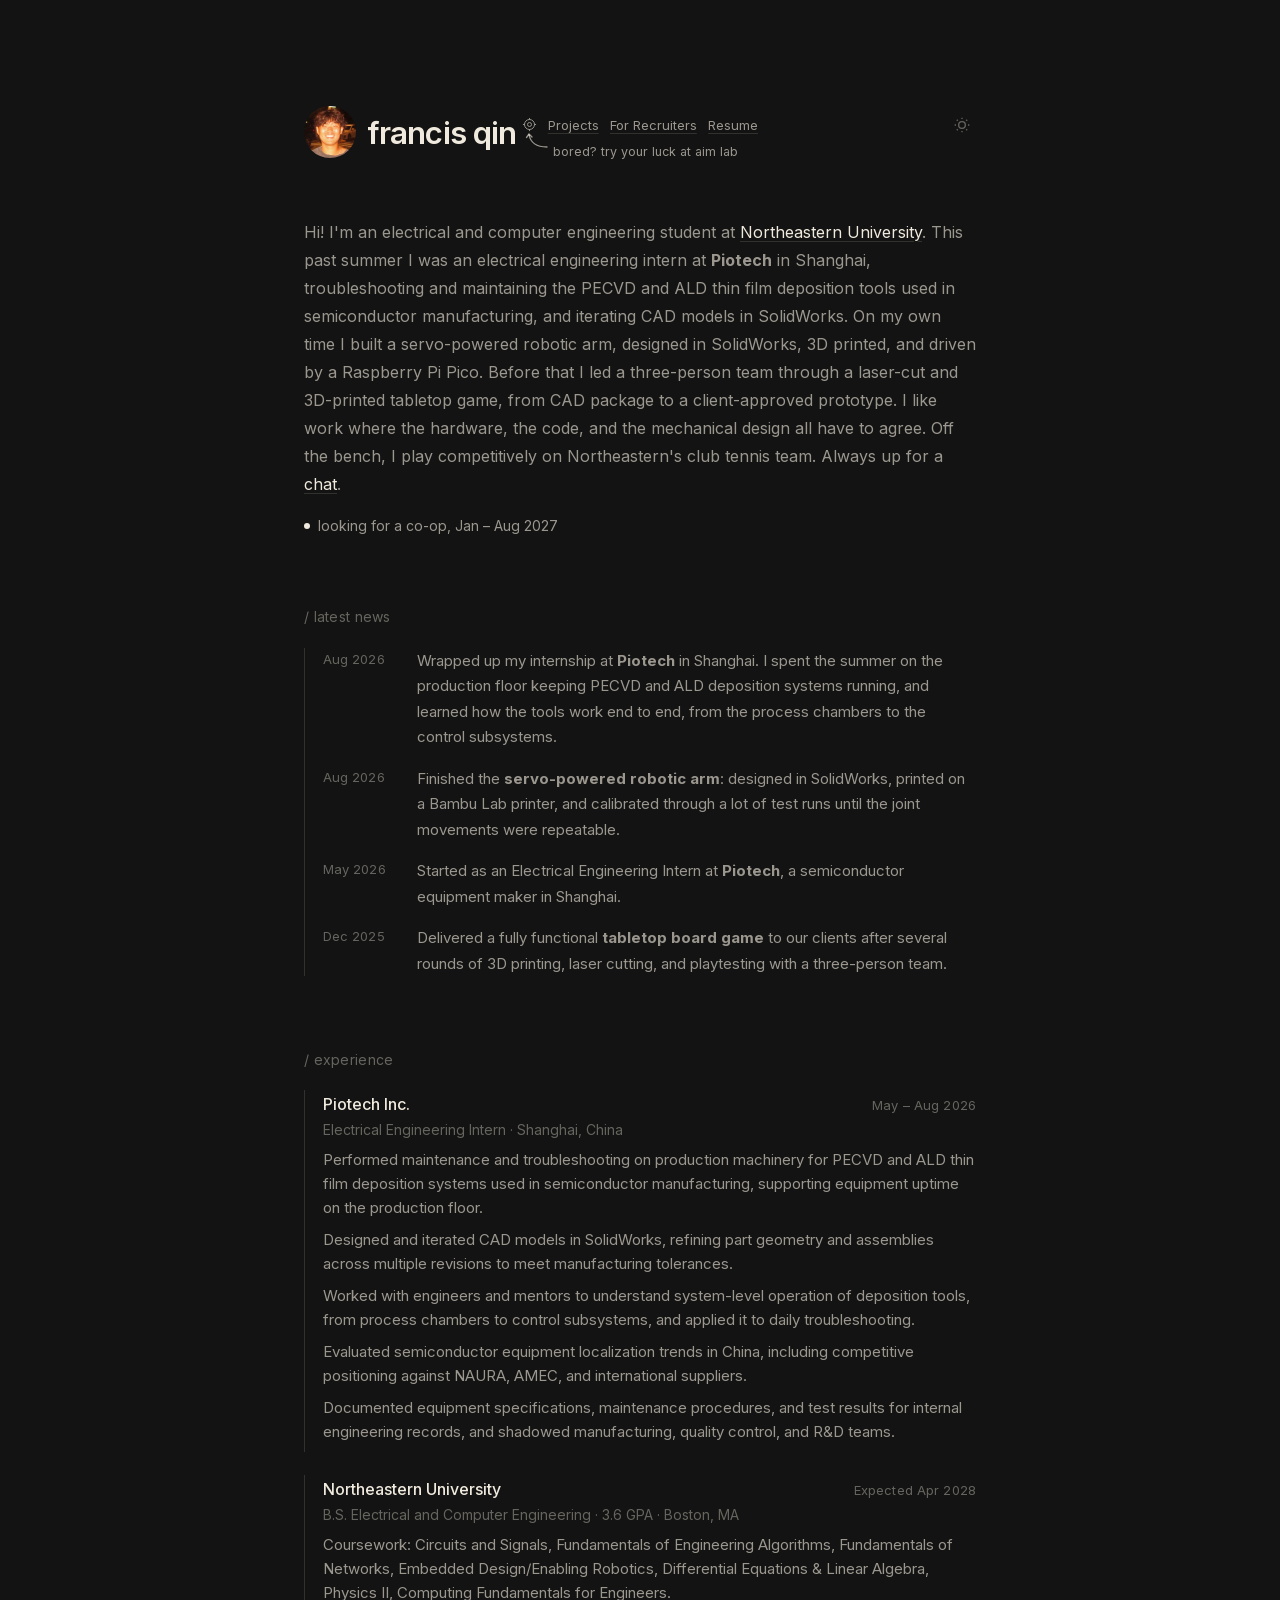
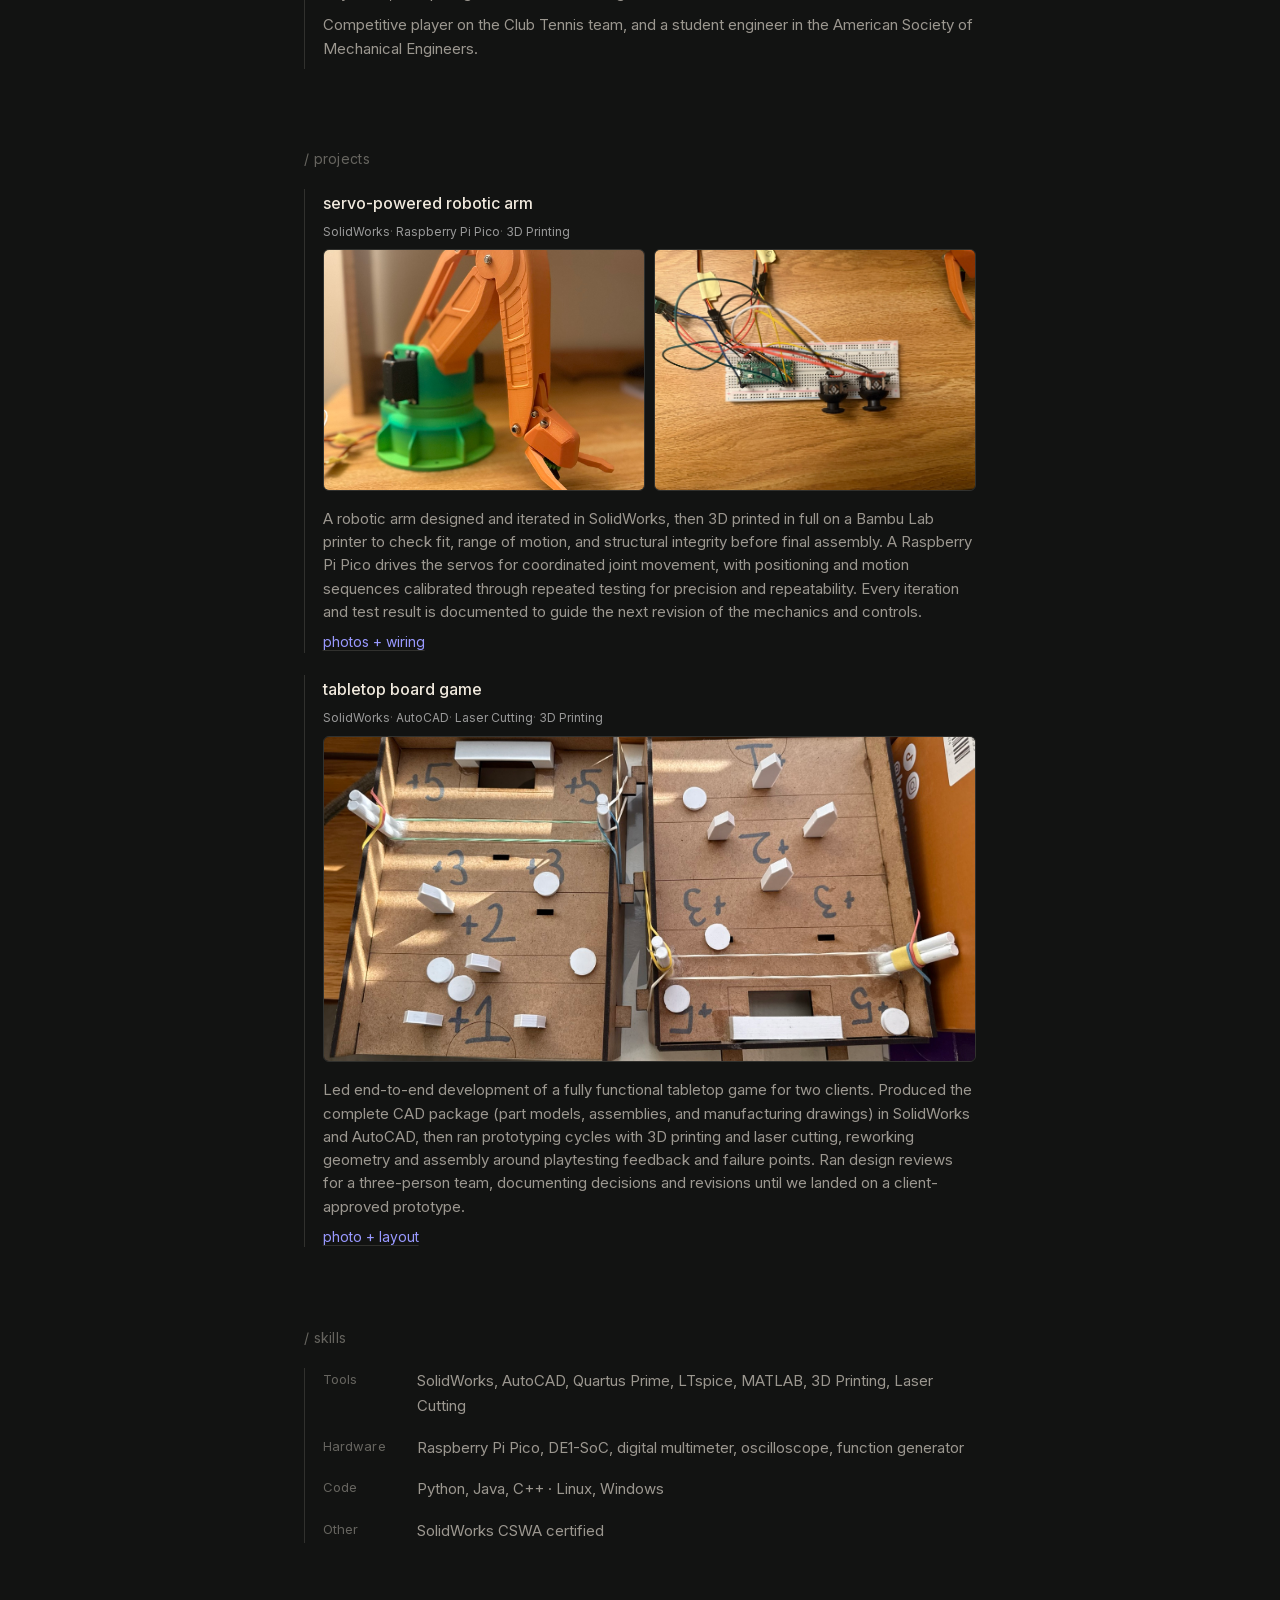
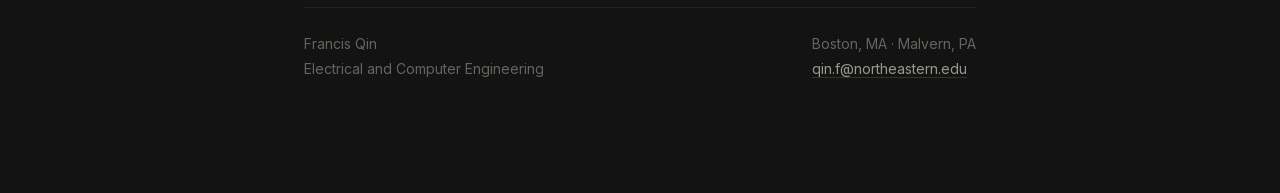
<file: index.html>
<!DOCTYPE html>
<html lang="en">
<head>
    <meta charset="UTF-8">
    <meta name="viewport" content="width=device-width, initial-scale=1.0">
    <title>Francis Qin</title>
    <meta name="description" content="Francis Qin, Electrical and Computer Engineering student at Northeastern University.">
    <link rel="icon" type="image/svg+xml" href="panda.svg">
    <link rel="stylesheet" href="styles.css">
    <style>
        .proj-thumbs { display: grid; grid-template-columns: 1fr 1fr; gap: 0.6rem; margin: 0.4rem 0 1rem; border: 0; }
        .proj-thumbs img { display: block; width: 100%; aspect-ratio: 4 / 3; object-fit: cover; border-radius: 6px; border: 1px solid var(--ink-rule); transition: opacity 0.15s; }
        .proj-thumbs:hover img { opacity: 0.85; }
        .proj-thumbs-one { grid-template-columns: 1fr; }
        .proj-thumbs-one img { aspect-ratio: 2 / 1; }
    </style>
</head>
<body>
    <main class="container home-container">
        <div class="title">
            <button class="theme-toggle" id="themeToggle" aria-label="Toggle dark mode">
                <svg width="16" height="16" viewBox="0 0 24 24" fill="none" stroke="currentColor" stroke-width="2">
                    <path d="M21 12.79A9 9 0 1 1 11.21 3 7 7 0 0 0 21 12.79z"></path>
                </svg>
            </button>
            <img class="avatar" src="images/francis.jpg" alt="Photo of Francis Qin" width="52" height="52">
            <h1 class="nostyle"><a class="name" href="index.html">Francis Qin</a></h1><span class="aim-spot"><a class="aim-link" href="aim.html" aria-label="Aim trainer" title="aim trainer"><svg width="15" height="15" viewBox="0 0 24 24" fill="none" stroke="currentColor" stroke-width="1.6" aria-hidden="true"><circle cx="12" cy="12" r="8"></circle><circle cx="12" cy="12" r="3.2"></circle><path d="M12 1.5v3.2M12 19.3v3.2M1.5 12h3.2M19.3 12h3.2"></path></svg></a><a class="aim-pointer" href="aim.html"><svg width="24" height="18" viewBox="0 0 24 18" fill="none" stroke="currentColor" stroke-width="1.3" stroke-linecap="round" stroke-linejoin="round" aria-hidden="true"><path d="M22 15C12 15 5.5 11 4 2.5"></path><path d="M1.5 5.5L4 2l3 3"></path></svg><span>bored? try your luck at aim lab</span></a></span>
            <span class="title-break" aria-hidden="true"></span>
            <a class="extra" href="projects.html">Projects</a>
            <a class="extra" href="recruiter.html">For Recruiters</a>
            <a class="extra" href="Francis_Qin_Resume.pdf" target="_blank" rel="noopener noreferrer">Resume</a>
        </div>

        <div class="prose">
            <p class="intro">Hi! I'm an electrical and computer engineering student at <a href="https://www.northeastern.edu/" target="_blank" rel="noopener noreferrer">Northeastern University</a>. This past summer I was an electrical engineering intern at <strong>Piotech</strong> in Shanghai, troubleshooting and maintaining the PECVD and ALD thin film deposition tools used in semiconductor manufacturing, and iterating CAD models in SolidWorks. On my own time I built a servo-powered robotic arm, designed in SolidWorks, 3D printed, and driven by a Raspberry Pi Pico. Before that I led a three-person team through a laser-cut and 3D-printed tabletop game, from CAD package to a client-approved prototype. I like work where the hardware, the code, and the mechanical design all have to agree. Off the bench, I play competitively on Northeastern's club tennis team. Always up for a <a href="mailto:qin.f@northeastern.edu">chat</a>.</p>

            <p class="status"><span class="status-dot"></span><span id="statusText">looking for a co-op, Jan &ndash; Aug 2027</span></p>

            <h1>Latest News</h1>
            <ul class="news">
                <li>
                    <span class="news-date">Aug 2026</span>
                    <span class="news-body">Wrapped up my internship at <strong>Piotech</strong> in Shanghai. I spent the summer on the production floor keeping PECVD and ALD deposition systems running, and learned how the tools work end to end, from the process chambers to the control subsystems.</span>
                </li>
                <li>
                    <span class="news-date">Aug 2026</span>
                    <span class="news-body">Finished the <strong>servo-powered robotic arm</strong>: designed in SolidWorks, printed on a Bambu Lab printer, and calibrated through a lot of test runs until the joint movements were repeatable.</span>
                </li>
                <li>
                    <span class="news-date">May 2026</span>
                    <span class="news-body">Started as an Electrical Engineering Intern at <strong>Piotech</strong>, a semiconductor equipment maker in Shanghai.</span>
                </li>
                <li>
                    <span class="news-date">Dec 2025</span>
                    <span class="news-body">Delivered a fully functional <strong>tabletop board game</strong> to our clients after several rounds of 3D printing, laser cutting, and playtesting with a three-person team.</span>
                </li>
            </ul>
        </div>

        <div class="work-grid">
            <section class="work-col">
                <h1>Experience</h1>

                <div class="exp">
                    <div class="exp-body">
                        <div class="exp-head">
                            <span class="exp-org">Piotech Inc.</span>
                            <span class="exp-when">May &ndash; Aug 2026</span>
                        </div>
                        <div class="exp-role">Electrical Engineering Intern &middot; Shanghai, China</div>
                        <ul class="role-list">
                            <li>Performed maintenance and troubleshooting on production machinery for PECVD and ALD thin film deposition systems used in semiconductor manufacturing, supporting equipment uptime on the production floor.</li>
                            <li>Designed and iterated CAD models in SolidWorks, refining part geometry and assemblies across multiple revisions to meet manufacturing tolerances.</li>
                            <li>Worked with engineers and mentors to understand system-level operation of deposition tools, from process chambers to control subsystems, and applied it to daily troubleshooting.</li>
                            <li>Evaluated semiconductor equipment localization trends in China, including competitive positioning against NAURA, AMEC, and international suppliers.</li>
                            <li>Documented equipment specifications, maintenance procedures, and test results for internal engineering records, and shadowed manufacturing, quality control, and R&amp;D teams.</li>
                        </ul>
                    </div>
                </div>

                <div class="exp">
                    <div class="exp-body">
                        <div class="exp-head">
                            <span class="exp-org">Northeastern University</span>
                            <span class="exp-when">Expected Apr 2028</span>
                        </div>
                        <div class="exp-role">B.S. Electrical and Computer Engineering &middot; 3.6 GPA &middot; Boston, MA</div>
                        <ul class="role-list">
                            <li>Coursework: Circuits and Signals, Fundamentals of Engineering Algorithms, Fundamentals of Networks, Embedded Design/Enabling Robotics, Differential Equations &amp; Linear Algebra, Physics II, Computing Fundamentals for Engineers.</li>
                            <li>Competitive player on the Club Tennis team, and a student engineer in the American Society of Mechanical Engineers.</li>
                        </ul>
                    </div>
                </div>
            </section>

            <section class="work-col work-col-projects">
                <h1>Projects</h1>

                <div class="item">
                    <h3>servo-powered robotic arm</h3>
                    <div class="tags"><span class="tag">SolidWorks</span><span class="tag">Raspberry Pi Pico</span><span class="tag">3D Printing</span></div>
                    <a class="proj-thumbs" href="projects.html#robotic-arm" aria-label="See photos and wiring for the robotic arm">
                        <img src="images/projects/robotic-arm.jpg" alt="The 3D-printed orange and green robotic arm" loading="lazy">
                        <img src="images/projects/robotic-arm-electronics.jpg" alt="The Raspberry Pi Pico 2 and joystick controller on a breadboard" loading="lazy">
                    </a>
                    <p>A robotic arm designed and iterated in SolidWorks, then 3D printed in full on a Bambu Lab printer to check fit, range of motion, and structural integrity before final assembly. A Raspberry Pi Pico drives the servos for coordinated joint movement, with positioning and motion sequences calibrated through repeated testing for precision and repeatability. Every iteration and test result is documented to guide the next revision of the mechanics and controls.</p>
                    <p class="project-links">
                        <a href="projects.html#robotic-arm" class="project-link-text">photos + wiring</a>
                    </p>
                </div>

                <div class="item">
                    <h3>tabletop board game</h3>
                    <div class="tags"><span class="tag">SolidWorks</span><span class="tag">AutoCAD</span><span class="tag">Laser Cutting</span><span class="tag">3D Printing</span></div>
                    <a class="proj-thumbs proj-thumbs-one" href="projects.html#board-game" aria-label="See photos and layout for the tabletop board game">
                        <img src="images/projects/board-game.jpg" alt="The two-halved laser-cut tabletop game with 3D-printed pucks and blockers" loading="lazy">
                    </a>
                    <p>Led end-to-end development of a fully functional tabletop game for two clients. Produced the complete CAD package (part models, assemblies, and manufacturing drawings) in SolidWorks and AutoCAD, then ran prototyping cycles with 3D printing and laser cutting, reworking geometry and assembly around playtesting feedback and failure points. Ran design reviews for a three-person team, documenting decisions and revisions until we landed on a client-approved prototype.</p>
                    <p class="project-links">
                        <a href="projects.html#board-game" class="project-link-text">photo + layout</a>
                    </p>
                </div>
            </section>
        </div>

        <div class="prose">
            <h1>Skills</h1>
            <ul class="news">
                <li>
                    <span class="news-date">Tools</span>
                    <span class="news-body">SolidWorks, AutoCAD, Quartus Prime, LTspice, MATLAB, 3D Printing, Laser Cutting</span>
                </li>
                <li>
                    <span class="news-date">Hardware</span>
                    <span class="news-body">Raspberry Pi Pico, DE1-SoC, digital multimeter, oscilloscope, function generator</span>
                </li>
                <li>
                    <span class="news-date">Code</span>
                    <span class="news-body">Python, Java, C++ &middot; Linux, Windows</span>
                </li>
                <li>
                    <span class="news-date">Other</span>
                    <span class="news-body">SolidWorks CSWA certified</span>
                </li>
            </ul>
        </div>

        <div class="site-footer">
            <div>
                Francis Qin<br>
                Electrical and Computer Engineering
            </div>
            <div>
                Boston, MA &middot; Malvern, PA<br>
                <a href="mailto:qin.f@northeastern.edu">qin.f@northeastern.edu</a>
            </div>
        </div>
    </main>

    <script src="script.js"></script>
</body>
</html>
</file>
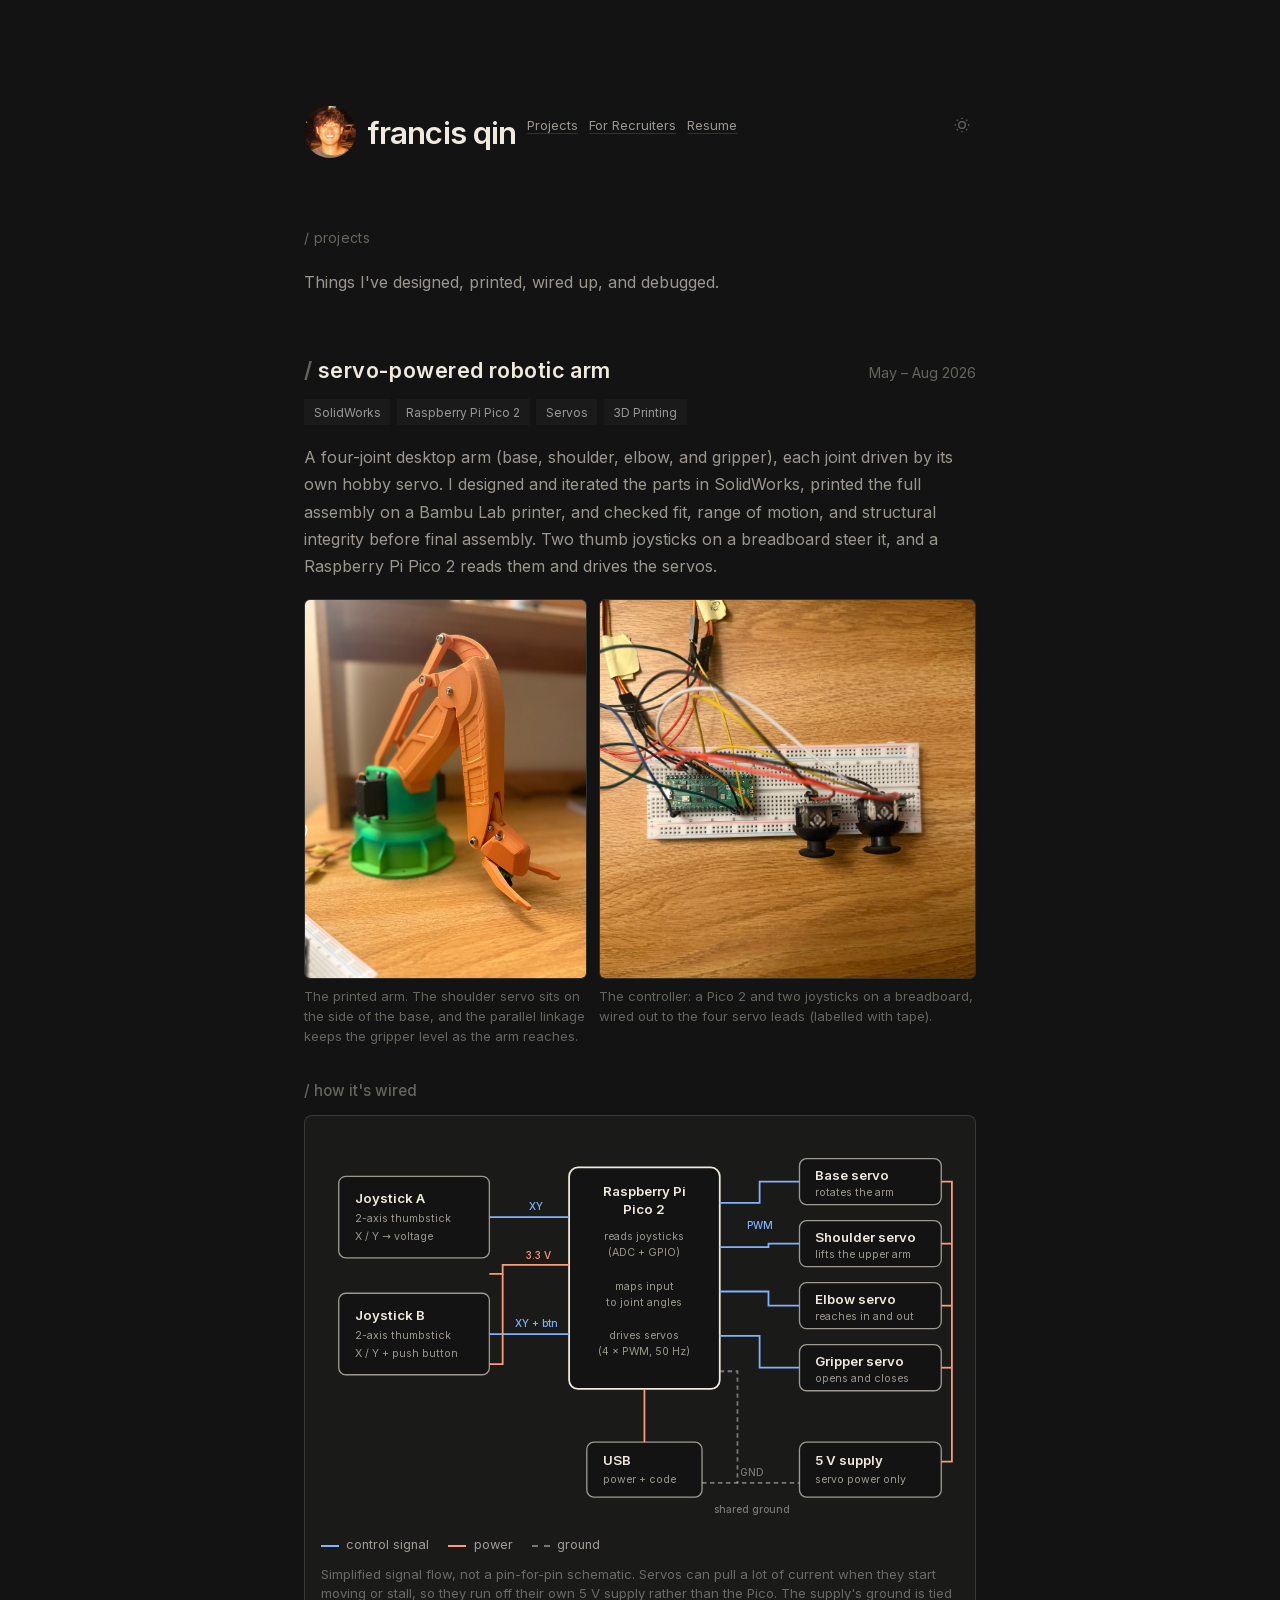
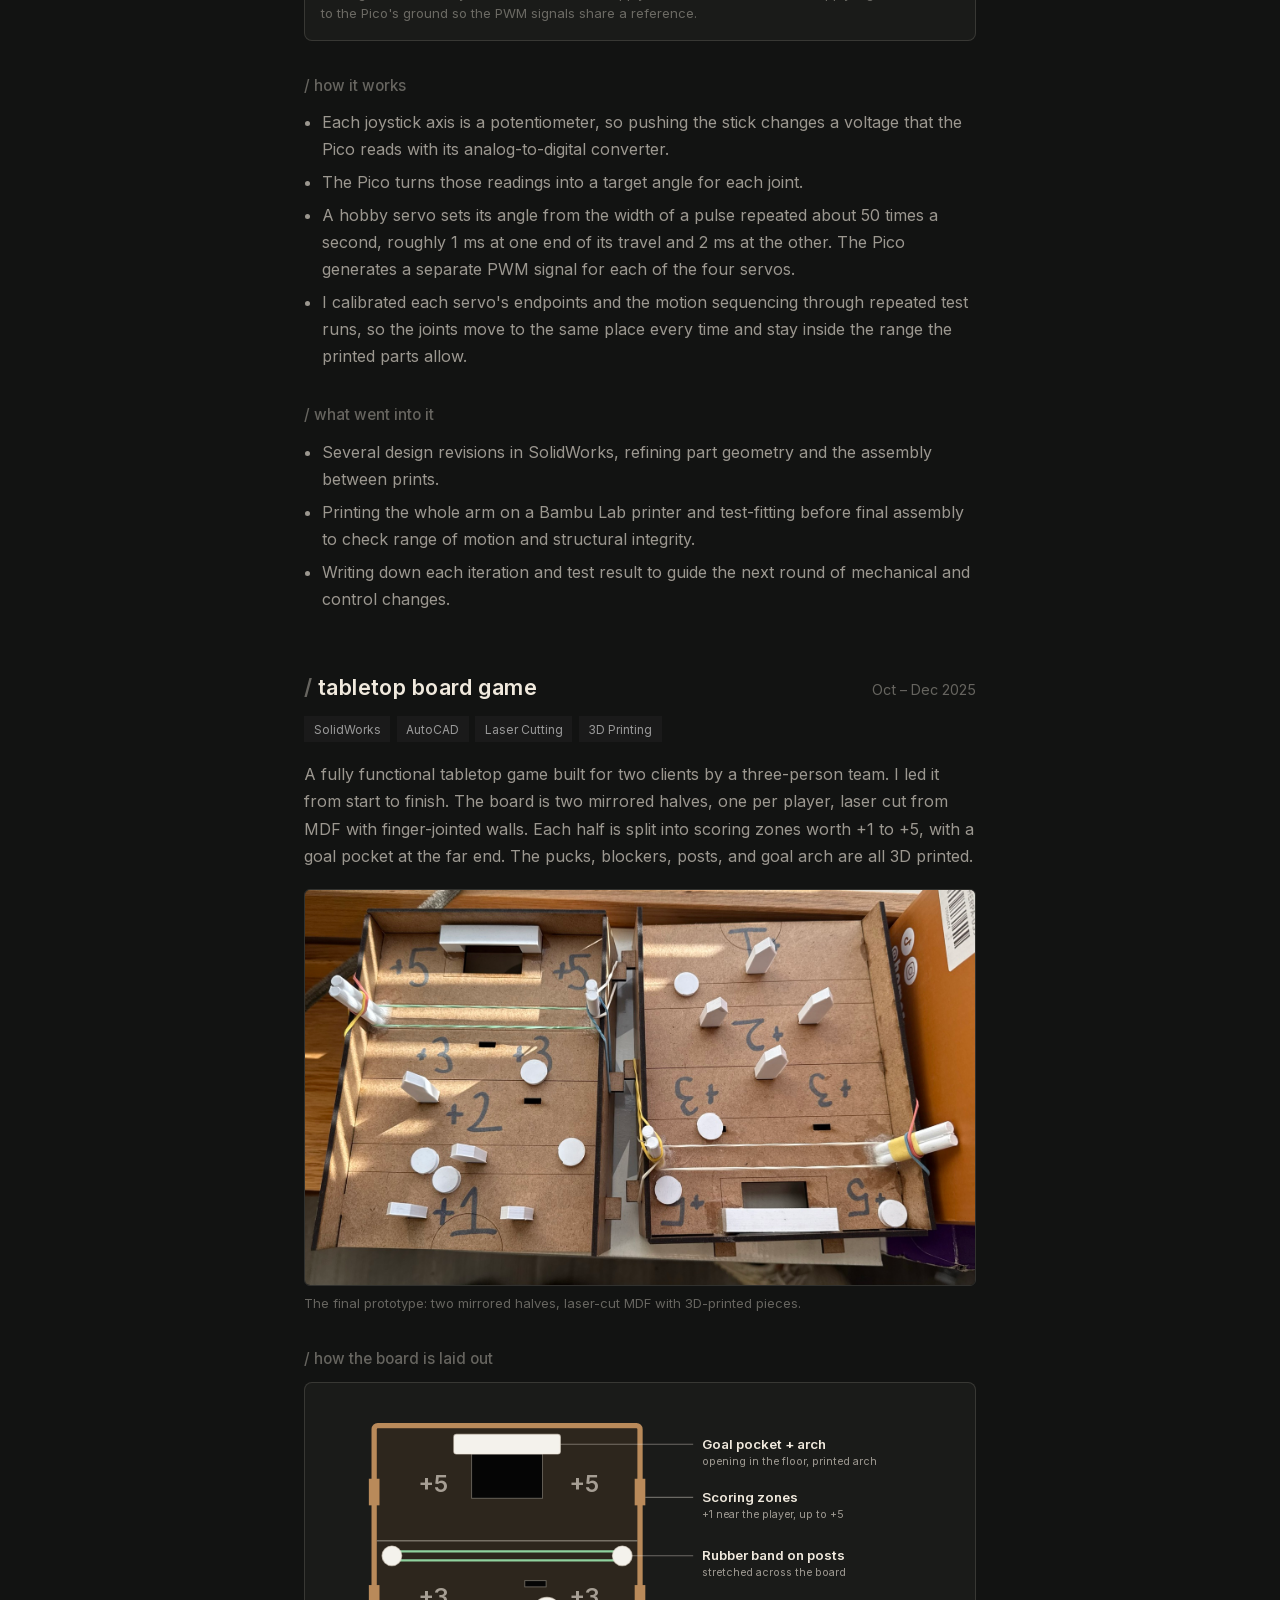
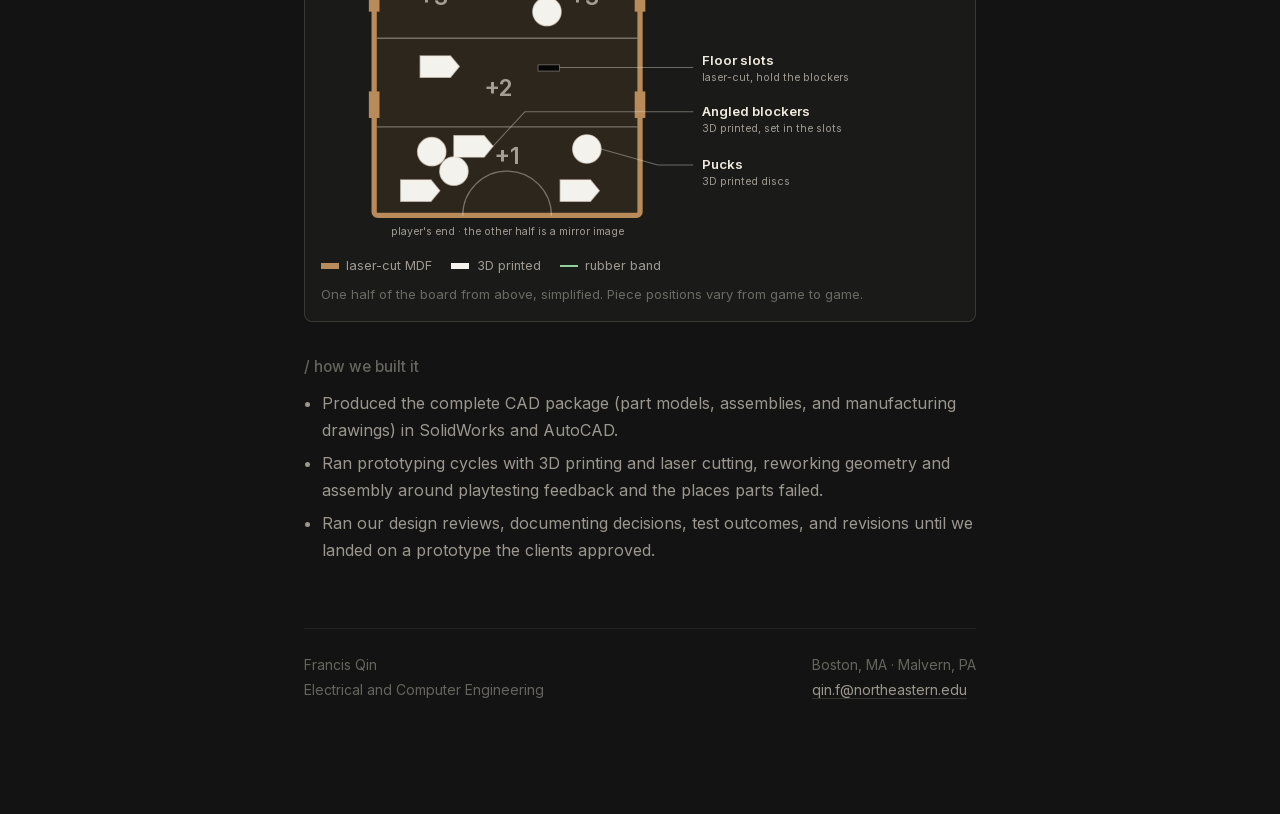
<file: projects.html>
<!DOCTYPE html>
<html lang="en">
<head>
    <meta charset="UTF-8">
    <meta name="viewport" content="width=device-width, initial-scale=1.0">
    <title>projects · Francis Qin</title>
    <meta name="description" content="Projects by Francis Qin: a servo-powered robotic arm and a tabletop board game.">
    <link rel="icon" type="image/svg+xml" href="panda.svg">
    <link rel="stylesheet" href="styles.css">
    <style>
        :root { --diag-signal: #7fb2ff; --diag-power: #ff9b73; --diag-ground: rgba(240, 233, 221, 0.45); }
        [data-theme="light"] { --diag-signal: #2160c4; --diag-power: #c4471c; --diag-ground: rgba(30, 28, 24, 0.5); }

        .proj { margin-top: 3.5rem; }
        .proj-head { display: flex; justify-content: space-between; align-items: baseline; gap: 1rem; flex-wrap: wrap; }
        .proj-head h2 { margin: 0; font-size: 1.35rem; color: var(--ink-fg); font-weight: 600; }
        .proj-when { color: var(--ink-faint); font-size: 0.9rem; }
        .proj .tags { margin: 0.6rem 0 1.2rem; display: flex; flex-wrap: wrap; gap: 0.4rem; }
        .proj p, .proj li { color: var(--ink-muted); line-height: 1.7; }
        .proj h3 { margin: 2rem 0 0.6rem; font-size: 0.95rem; font-weight: 500; color: var(--ink-faint); text-transform: lowercase; }
        .proj h3::before { content: '/ '; }
        .proj ul { padding-left: 1.1rem; margin: 0; }
        .proj li + li { margin-top: 0.35rem; }

        .shots { display: grid; grid-template-columns: 3fr 4fr; gap: 0.8rem; margin: 1.2rem 0 0.4rem; }
        .shots figure, .diagram { margin: 0; }
        .shots img { display: block; width: 100%; height: 380px; object-fit: cover; border-radius: 6px; border: 1px solid var(--ink-rule); }
        figcaption { margin-top: 0.5rem; font-size: 0.82rem; color: var(--ink-faint); line-height: 1.5; }

        .diagram { padding: 1rem; border: 1px solid var(--ink-rule); border-radius: 8px; background: var(--ink-panel); }
        .diagram svg { display: block; width: 100%; height: auto; }
        .diagram .box { fill: var(--ink-bg); stroke: var(--ink-muted); stroke-width: 1.5; }
        .diagram .box-mcu { fill: var(--ink-bg); stroke: var(--ink-fg); stroke-width: 2; }
        .diagram .t { fill: var(--ink-fg); font: 600 15px var(--ink-font); }
        .diagram .s { fill: var(--ink-muted); font: 400 12px var(--ink-font); }
        .diagram .lbl { font: 500 11.5px var(--ink-font); }
        .diagram .sig { stroke: var(--diag-signal); stroke-width: 2; fill: none; }
        .diagram .pwr { stroke: var(--diag-power); stroke-width: 2; fill: none; }
        .diagram .gnd { stroke: var(--diag-ground); stroke-width: 2; fill: none; stroke-dasharray: 5 4; }
        .diagram .sig-t { fill: var(--diag-signal); }
        .diagram .pwr-t { fill: var(--diag-power); }
        .diagram .gnd-t { fill: var(--diag-ground); }
        .legend { display: flex; flex-wrap: wrap; gap: 1.2rem; margin-top: 0.8rem; font-size: 0.8rem; color: var(--ink-muted); }
        .legend span::before { content: ''; display: inline-block; width: 18px; height: 0; margin-right: 0.45rem; vertical-align: middle; border-top: 2px solid; }
        .legend .l-sig::before { border-color: var(--diag-signal); }
        .legend .l-pwr::before { border-color: var(--diag-power); }
        .legend .l-gnd::before { border-color: var(--diag-ground); border-top-style: dashed; }

        .shot-wide { margin: 1.2rem 0 0.4rem; }
        .shot-wide img { display: block; width: 100%; height: auto; border-radius: 6px; border: 1px solid var(--ink-rule); }
        :root { --mdf: #b98a5a; --printed: #f4f2ec; --band: #8fd19e; }
        [data-theme="light"] { --mdf: #9a6b3d; --printed: #ffffff; --band: #3f9e57; }
        .diagram .joint rect { fill: var(--mdf); }
        .diagram .floor { fill: var(--mdf); opacity: 0.16; }
        .diagram .zone { stroke: var(--ink-faint); stroke-width: 1.5; fill: none; }
        .diagram .zn { fill: var(--ink-muted); font: 600 26px var(--ink-font); }
        .diagram .hole { fill: #050505; stroke: var(--ink-faint); stroke-width: 1; }
        .diagram .printed { fill: var(--printed); stroke: var(--ink-muted); stroke-width: 1.5; }
        .diagram .band { stroke: var(--band); stroke-width: 2.5; fill: none; }
        .diagram .call path { stroke: var(--ink-faint); stroke-width: 1.2; fill: none; }
        .legend .l-mdf::before { border-color: var(--mdf); border-top-width: 6px; }
        .legend .l-print::before { border-color: var(--printed); border-top-width: 6px; }
        .legend .l-band::before { border-color: var(--band); }

        @media (max-width: 640px) {
            .shots { grid-template-columns: 1fr; }
            .shots img { height: auto; }
        }
    </style>
</head>
<body>
    <main class="container">
        <div class="title">
            <button class="theme-toggle" id="themeToggle" aria-label="Toggle dark mode">
                <svg width="16" height="16" viewBox="0 0 24 24" fill="none" stroke="currentColor" stroke-width="2">
                    <path d="M21 12.79A9 9 0 1 1 11.21 3 7 7 0 0 0 21 12.79z"></path>
                </svg>
            </button>
            <img class="avatar" src="images/francis.jpg" alt="Photo of Francis Qin" width="52" height="52">
            <h1 class="nostyle"><a class="name" href="index.html">Francis Qin</a></h1>
            <span class="title-break" aria-hidden="true"></span>
            <a class="extra" href="projects.html">Projects</a>
            <a class="extra" href="recruiter.html">For Recruiters</a>
            <a class="extra" href="Francis_Qin_Resume.pdf" target="_blank" rel="noopener noreferrer">Resume</a>
        </div>

        <div class="prose">
            <h1>Projects</h1>
            <p>Things I've designed, printed, wired up, and debugged.</p>
        </div>

        <!-- Robotic arm -->
        <section class="proj" id="robotic-arm">
            <div class="proj-head">
                <h2>Servo-powered robotic arm</h2>
                <span class="proj-when">May &ndash; Aug 2026</span>
            </div>
            <div class="tags"><span class="tag">SolidWorks</span><span class="tag">Raspberry Pi Pico 2</span><span class="tag">Servos</span><span class="tag">3D Printing</span></div>

            <p>A four-joint desktop arm (base, shoulder, elbow, and gripper), each joint driven by its own hobby servo. I designed and iterated the parts in SolidWorks, printed the full assembly on a Bambu Lab printer, and checked fit, range of motion, and structural integrity before final assembly. Two thumb joysticks on a breadboard steer it, and a Raspberry Pi Pico 2 reads them and drives the servos.</p>

            <div class="shots">
                <figure>
                    <img src="images/projects/robotic-arm.jpg" alt="An orange and green 3D-printed robotic arm on a desk, with a servo mounted on its round base, a parallel linkage up the arm, and a two-finger gripper reaching down" loading="lazy">
                    <figcaption>The printed arm. The shoulder servo sits on the side of the base, and the parallel linkage keeps the gripper level as the arm reaches.</figcaption>
                </figure>
                <figure>
                    <img src="images/projects/robotic-arm-electronics.jpg" alt="A breadboard with a Raspberry Pi Pico 2 and two thumb joysticks, with jumper wires running out to the servo leads" loading="lazy">
                    <figcaption>The controller: a Pico 2 and two joysticks on a breadboard, wired out to the four servo leads (labelled with tape).</figcaption>
                </figure>
            </div>

            <h3>how it's wired</h3>
            <figure class="diagram">
                <svg viewBox="0 0 720 440" role="img" aria-labelledby="wireTitle wireDesc">
                    <title id="wireTitle">Robotic arm wiring diagram</title>
                    <desc id="wireDesc">Two joysticks send analog position and a button signal into the Raspberry Pi Pico 2. The Pico sends a separate PWM control signal to each of four servos: base, shoulder, elbow, and gripper. The servos are powered from a separate 5 volt supply that shares ground with the Pico, which is powered over USB.</desc>

                    <!-- joysticks -->
                    <rect class="box" x="20" y="50" width="170" height="92" rx="8"/>
                    <text class="t" x="38" y="80">Joystick A</text>
                    <text class="s" x="38" y="102">2-axis thumbstick</text>
                    <text class="s" x="38" y="122">X / Y &rarr; voltage</text>

                    <rect class="box" x="20" y="182" width="170" height="92" rx="8"/>
                    <text class="t" x="38" y="212">Joystick B</text>
                    <text class="s" x="38" y="234">2-axis thumbstick</text>
                    <text class="s" x="38" y="254">X / Y + push button</text>

                    <!-- pico -->
                    <rect class="box-mcu" x="280" y="40" width="170" height="250" rx="10"/>
                    <text class="t" x="365" y="72" text-anchor="middle">Raspberry Pi</text>
                    <text class="t" x="365" y="92" text-anchor="middle">Pico 2</text>
                    <text class="s" x="365" y="122" text-anchor="middle">reads joysticks</text>
                    <text class="s" x="365" y="140" text-anchor="middle">(ADC + GPIO)</text>
                    <text class="s" x="365" y="178" text-anchor="middle">maps input</text>
                    <text class="s" x="365" y="196" text-anchor="middle">to joint angles</text>
                    <text class="s" x="365" y="234" text-anchor="middle">drives servos</text>
                    <text class="s" x="365" y="252" text-anchor="middle">(4 &times; PWM, 50 Hz)</text>

                    <!-- joystick signals into pico -->
                    <path class="sig" d="M190 96 H280"/>
                    <path class="sig" d="M190 228 H280"/>
                    <text class="lbl sig-t" x="243" y="88" text-anchor="middle">XY</text>
                    <text class="lbl sig-t" x="243" y="220" text-anchor="middle">XY + btn</text>

                    <!-- 3.3V to joysticks -->
                    <path class="pwr" d="M280 150 H205 V160 H190"/>
                    <path class="pwr" d="M205 160 V262 H190"/>
                    <text class="lbl pwr-t" x="245" y="143" text-anchor="middle">3.3 V</text>

                    <!-- servos -->
                    <g>
                        <rect class="box" x="540" y="30" width="160" height="52" rx="8"/>
                        <text class="t" x="558" y="54">Base servo</text>
                        <text class="s" x="558" y="72">rotates the arm</text>

                        <rect class="box" x="540" y="100" width="160" height="52" rx="8"/>
                        <text class="t" x="558" y="124">Shoulder servo</text>
                        <text class="s" x="558" y="142">lifts the upper arm</text>

                        <rect class="box" x="540" y="170" width="160" height="52" rx="8"/>
                        <text class="t" x="558" y="194">Elbow servo</text>
                        <text class="s" x="558" y="212">reaches in and out</text>

                        <rect class="box" x="540" y="240" width="160" height="52" rx="8"/>
                        <text class="t" x="558" y="264">Gripper servo</text>
                        <text class="s" x="558" y="282">opens and closes</text>
                    </g>

                    <!-- pwm lines -->
                    <path class="sig" d="M450 80 H495 V56 H540"/>
                    <path class="sig" d="M450 130 H505 V126 H540"/>
                    <path class="sig" d="M450 180 H505 V196 H540"/>
                    <path class="sig" d="M450 230 H495 V266 H540"/>
                    <text class="lbl sig-t" x="495" y="110" text-anchor="middle">PWM</text>

                    <!-- servo power supply -->
                    <rect class="box" x="540" y="350" width="160" height="62" rx="8"/>
                    <text class="t" x="558" y="376">5 V supply</text>
                    <text class="s" x="558" y="396">servo power only</text>
                    <path class="pwr" d="M700 372 H712 V56 H700"/>
                    <path class="pwr" d="M712 126 H700"/>
                    <path class="pwr" d="M712 196 H700"/>
                    <path class="pwr" d="M712 266 H700"/>

                    <!-- usb power to pico -->
                    <rect class="box" x="300" y="350" width="130" height="62" rx="8"/>
                    <text class="t" x="318" y="376">USB</text>
                    <text class="s" x="318" y="396">power + code</text>
                    <path class="pwr" d="M365 350 V290"/>

                    <!-- common ground -->
                    <path class="gnd" d="M430 396 H540"/>
                    <path class="gnd" d="M450 270 H470 V396"/>
                    <text class="lbl gnd-t" x="486" y="388" text-anchor="middle">GND</text>
                    <text class="lbl gnd-t" x="486" y="430" text-anchor="middle">shared ground</text>
                </svg>
                <div class="legend"><span class="l-sig">control signal</span><span class="l-pwr">power</span><span class="l-gnd">ground</span></div>
                <figcaption>Simplified signal flow, not a pin-for-pin schematic. Servos can pull a lot of current when they start moving or stall, so they run off their own 5 V supply rather than the Pico. The supply's ground is tied to the Pico's ground so the PWM signals share a reference.</figcaption>
            </figure>

            <h3>how it works</h3>
            <ul>
                <li>Each joystick axis is a potentiometer, so pushing the stick changes a voltage that the Pico reads with its analog-to-digital converter.</li>
                <li>The Pico turns those readings into a target angle for each joint.</li>
                <li>A hobby servo sets its angle from the width of a pulse repeated about 50 times a second, roughly 1 ms at one end of its travel and 2 ms at the other. The Pico generates a separate PWM signal for each of the four servos.</li>
                <li>I calibrated each servo's endpoints and the motion sequencing through repeated test runs, so the joints move to the same place every time and stay inside the range the printed parts allow.</li>
            </ul>

            <h3>what went into it</h3>
            <ul>
                <li>Several design revisions in SolidWorks, refining part geometry and the assembly between prints.</li>
                <li>Printing the whole arm on a Bambu Lab printer and test-fitting before final assembly to check range of motion and structural integrity.</li>
                <li>Writing down each iteration and test result to guide the next round of mechanical and control changes.</li>
            </ul>
        </section>

        <!-- Board game -->
        <section class="proj" id="board-game">
            <div class="proj-head">
                <h2>Tabletop board game</h2>
                <span class="proj-when">Oct &ndash; Dec 2025</span>
            </div>
            <div class="tags"><span class="tag">SolidWorks</span><span class="tag">AutoCAD</span><span class="tag">Laser Cutting</span><span class="tag">3D Printing</span></div>

            <p>A fully functional tabletop game built for two clients by a three-person team. I led it from start to finish. The board is two mirrored halves, one per player, laser cut from MDF with finger-jointed walls. Each half is split into scoring zones worth +1 to +5, with a goal pocket at the far end. The pucks, blockers, posts, and goal arch are all 3D printed.</p>

            <figure class="shot-wide">
                <img src="images/projects/board-game.jpg" alt="Two laser-cut MDF trays side by side, each marked with scoring zones from +1 to +5, with white 3D-printed pucks and angled blockers, a rubber band stretched between printed posts, and a white printed arch over a goal opening" loading="lazy">
                <figcaption>The final prototype: two mirrored halves, laser-cut MDF with 3D-printed pieces.</figcaption>
            </figure>

            <h3>how the board is laid out</h3>
            <figure class="diagram">
                <svg viewBox="0 0 720 500" role="img" aria-labelledby="boardTitle boardDesc">
                    <title id="boardTitle">Top-down diagram of one half of the board</title>
                    <desc id="boardDesc">One half of the board seen from above. From the player's end: a +1 zone with a half-circle, then +2 and +3 zones, a rubber band stretched between two printed posts, and a +5 zone with a goal pocket under a printed arch. Small slots in the floor hold the angled blockers, and round pucks sit on the board. The wall is laser-cut MDF with finger joints, and the second half is a mirror image.</desc>

                    <!-- tray -->
                    <rect class="box" x="60" y="30" width="300" height="440" rx="4" style="stroke: var(--mdf); stroke-width: 6"/>
                    <rect class="floor" x="63" y="33" width="294" height="434"/>
                    <!-- finger joints on the walls -->
                    <g class="joint">
                        <rect x="54" y="90" width="12" height="30"/><rect x="54" y="210" width="12" height="30"/><rect x="54" y="330" width="12" height="30"/>
                        <rect x="354" y="90" width="12" height="30"/><rect x="354" y="210" width="12" height="30"/><rect x="354" y="330" width="12" height="30"/>
                    </g>

                    <!-- zone dividers -->
                    <path class="zone" d="M63 160 H357 M63 270 H357 M63 370 H357"/>
                    <text class="zn" x="110" y="105">+5</text><text class="zn" x="280" y="105">+5</text>
                    <text class="zn" x="110" y="232">+3</text><text class="zn" x="280" y="232">+3</text>
                    <text class="zn" x="200" y="335" text-anchor="middle">+2</text>
                    <text class="zn" x="210" y="412" text-anchor="middle">+1</text>
                    <path class="zone" d="M160 470 A50 50 0 0 1 260 470"/>

                    <!-- goal pocket and arch -->
                    <rect class="hole" x="170" y="62" width="80" height="50"/>
                    <rect class="printed" x="150" y="40" width="120" height="22" rx="3"/>

                    <!-- rubber band between posts -->
                    <path class="band" d="M84 172 H336 M84 182 H336"/>
                    <circle class="printed" cx="80" cy="177" r="11"/>
                    <circle class="printed" cx="340" cy="177" r="11"/>

                    <!-- floor slots -->
                    <rect class="hole" x="230" y="205" width="24" height="7"/>
                    <rect class="hole" x="245" y="300" width="24" height="7"/>
                    <rect class="hole" x="120" y="300" width="24" height="7"/>

                    <!-- blockers (angled) -->
                    <path class="printed" d="M112 290 h34 l10 12 l-10 12 h-34 z"/>
                    <path class="printed" d="M150 380 h34 l10 12 l-10 12 h-34 z"/>
                    <path class="printed" d="M90 430 h34 l10 12 l-10 12 h-34 z"/>
                    <path class="printed" d="M270 430 h34 l10 12 l-10 12 h-34 z"/>

                    <!-- pucks -->
                    <circle class="printed" cx="255" cy="240" r="16"/>
                    <circle class="printed" cx="300" cy="395" r="16"/>
                    <circle class="printed" cx="125" cy="398" r="16"/>
                    <circle class="printed" cx="150" cy="420" r="16"/>

                    <!-- callouts -->
                    <g class="call">
                        <path d="M270 51 H420"/><text class="t" x="430" y="56">Goal pocket + arch</text><text class="s" x="430" y="74">opening in the floor, printed arch</text>
                        <path d="M366 111 H420"/><text class="t" x="430" y="116">Scoring zones</text><text class="s" x="430" y="134">+1 near the player, up to +5</text>
                        <path d="M351 177 H420"/><text class="t" x="430" y="182">Rubber band on posts</text><text class="s" x="430" y="200">stretched across the board</text>
                        <path d="M269 303 H420"/><text class="t" x="430" y="300">Floor slots</text><text class="s" x="430" y="318">laser-cut, hold the blockers</text>
                        <path d="M194 392 L230 353 H420"/><text class="t" x="430" y="358">Angled blockers</text><text class="s" x="430" y="376">3D printed, set in the slots</text>
                        <path d="M316 395 L380 413 H420"/><text class="t" x="430" y="418">Pucks</text><text class="s" x="430" y="436">3D printed discs</text>
                    </g>
                    <text class="s" x="210" y="492" text-anchor="middle">player's end · the other half is a mirror image</text>
                </svg>
                <div class="legend"><span class="l-mdf">laser-cut MDF</span><span class="l-print">3D printed</span><span class="l-band">rubber band</span></div>
                <figcaption>One half of the board from above, simplified. Piece positions vary from game to game.</figcaption>
            </figure>

            <h3>how we built it</h3>
            <ul>
                <li>Produced the complete CAD package (part models, assemblies, and manufacturing drawings) in SolidWorks and AutoCAD.</li>
                <li>Ran prototyping cycles with 3D printing and laser cutting, reworking geometry and assembly around playtesting feedback and the places parts failed.</li>
                <li>Ran our design reviews, documenting decisions, test outcomes, and revisions until we landed on a prototype the clients approved.</li>
            </ul>
        </section>

        <div class="site-footer">
            <div>
                Francis Qin<br>
                Electrical and Computer Engineering
            </div>
            <div>
                Boston, MA &middot; Malvern, PA<br>
                <a href="mailto:qin.f@northeastern.edu">qin.f@northeastern.edu</a>
            </div>
        </div>
    </main>

    <script src="script.js"></script>
</body>
</html>
</file>
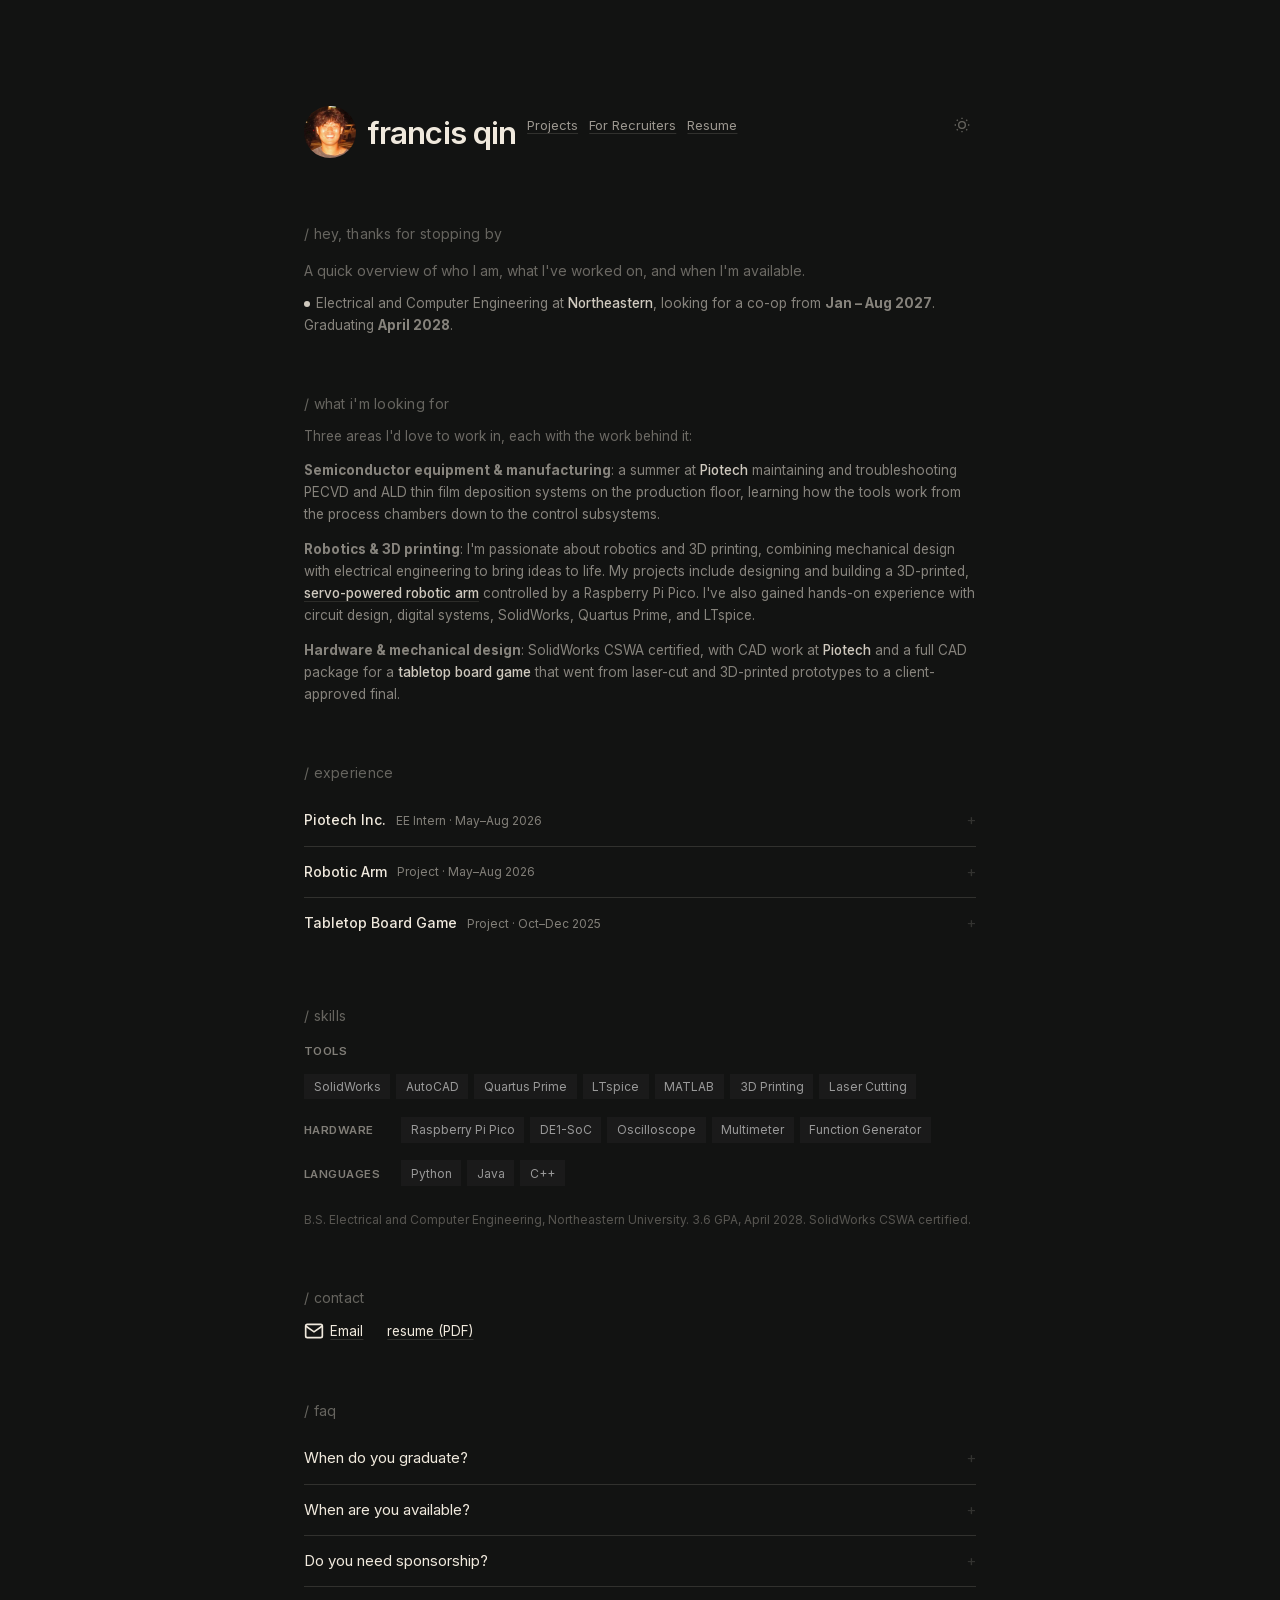
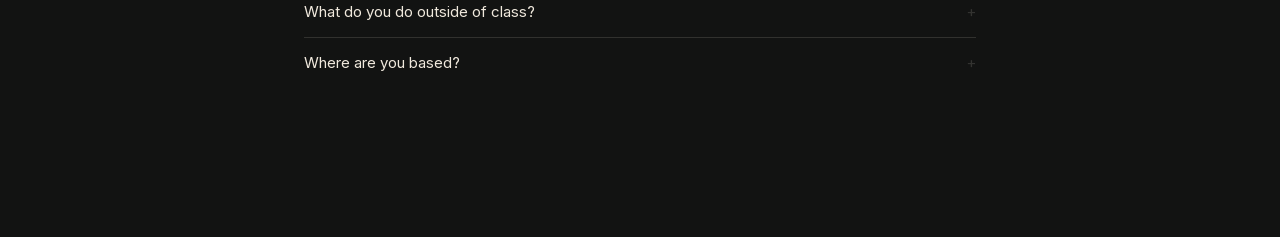
<file: recruiter.html>
<!DOCTYPE html>
<html lang="en">
<head>
    <meta charset="UTF-8">
    <meta name="viewport" content="width=device-width, initial-scale=1.0">
    <title>for recruiters · Francis Qin</title>
    <link rel="icon" type="image/svg+xml" href="panda.svg">
    <link rel="stylesheet" href="styles.css">
</head>
<body>
    <main class="container recruiter-container">
        <div class="title">
            <button class="theme-toggle" id="themeToggle" aria-label="Toggle dark mode">
                <svg width="16" height="16" viewBox="0 0 24 24" fill="none" stroke="currentColor" stroke-width="2">
                    <path d="M21 12.79A9 9 0 1 1 11.21 3 7 7 0 0 0 21 12.79z"></path>
                </svg>
            </button>
            <img class="avatar" src="images/francis.jpg" alt="Photo of Francis Qin" width="52" height="52">
            <h1 class="nostyle"><a class="name" href="index.html">Francis Qin</a></h1>
            <span class="title-break" aria-hidden="true"></span>
            <a class="extra" href="projects.html">Projects</a>
            <a class="extra" href="recruiter.html">For Recruiters</a>
            <a class="extra" href="Francis_Qin_Resume.pdf" target="_blank" rel="noopener noreferrer">Resume</a>
        </div>

        <section class="recruiter-intro">
            <h1 class="recruiter-title">Hey, thanks for stopping by</h1>
            <p class="recruiter-subtitle">A quick overview of who I am, what I've worked on, and when I'm available.</p>
            <p class="status-line"><span class="status-dot"></span>Electrical and Computer Engineering at <span class="hl hl-red">Northeastern</span>, looking for a co-op from <strong>Jan &ndash; Aug 2027</strong>. Graduating <strong>April 2028</strong>.</p>
        </section>

        <section class="recruiter-section">
            <h2>What I'm looking for</h2>
            <p class="recruiter-lede">Three areas I'd love to work in, each with the work behind it:</p>

            <div class="target-list">
                <p><strong>Semiconductor equipment &amp; manufacturing</strong>: a summer at <span class="hl hl-blue">Piotech</span> maintaining and troubleshooting PECVD and ALD thin film deposition systems on the production floor, learning how the tools work from the process chambers down to the control subsystems.</p>

                <p><strong>Robotics &amp; 3D printing</strong>: I'm passionate about robotics and 3D printing, combining mechanical design with electrical engineering to bring ideas to life. My projects include designing and building a 3D-printed, <a href="projects.html#robotic-arm" class="hl hl-green">servo-powered robotic arm</a> controlled by a Raspberry Pi Pico. I've also gained hands-on experience with circuit design, digital systems, SolidWorks, Quartus Prime, and LTspice.</p>

                <p><strong>Hardware &amp; mechanical design</strong>: SolidWorks CSWA certified, with CAD work at <span class="hl hl-blue">Piotech</span> and a full CAD package for a <span class="hl hl-orange">tabletop board game</span> that went from laser-cut and 3D-printed prototypes to a client-approved final.</p>
            </div>
        </section>

        <section class="recruiter-section">
            <h2>Experience</h2>

            <div class="exp-list">
                <details class="exp-item">
                    <summary><span class="exp-title hl hl-blue">Piotech Inc.</span><span class="exp-meta">EE Intern · May–Aug 2026</span></summary>
                    <p>Maintenance and troubleshooting on PECVD and ALD thin film deposition systems used in semiconductor manufacturing, supporting equipment uptime on the production floor. Designed and iterated SolidWorks models across multiple revisions to meet manufacturing tolerances. Evaluated semiconductor equipment localization trends in China against NAURA, AMEC, and international suppliers, documented equipment specs and maintenance procedures, and shadowed manufacturing, quality control, and R&amp;D teams.</p>
                </details>

                <details class="exp-item">
                    <summary><span class="exp-title hl hl-green">Robotic Arm</span><span class="exp-meta">Project · May–Aug 2026</span></summary>
                    <p>Designed in SolidWorks, 3D printed on a Bambu Lab printer, and programmed on a Raspberry Pi Pico to drive the servos with coordinated joint movement. Calibrated servo positioning and motion sequencing through iterative testing to improve precision and repeatability.</p>
                </details>

                <details class="exp-item">
                    <summary><span class="exp-title hl hl-orange">Tabletop Board Game</span><span class="exp-meta">Project · Oct–Dec 2025</span></summary>
                    <p>Led end-to-end development of a functional tabletop game for two clients: part models, assemblies, and manufacturing drawings in SolidWorks and AutoCAD, then prototyping cycles with 3D printing and laser cutting driven by playtesting. Ran design reviews for a three-person team through to a client-approved prototype.</p>
                </details>
            </div>
        </section>

        <section class="recruiter-section">
            <h2>Skills</h2>
            <div class="skills-compact">
                <div class="skills-row">
                    <span class="skills-label">Tools</span>
                    <div class="project-tags">
                        <span class="tag">SolidWorks</span><span class="tag">AutoCAD</span><span class="tag">Quartus Prime</span><span class="tag">LTspice</span><span class="tag">MATLAB</span><span class="tag">3D Printing</span><span class="tag">Laser Cutting</span>
                    </div>
                </div>
                <div class="skills-row">
                    <span class="skills-label">Hardware</span>
                    <div class="project-tags">
                        <span class="tag">Raspberry Pi Pico</span><span class="tag">DE1-SoC</span><span class="tag">Oscilloscope</span><span class="tag">Multimeter</span><span class="tag">Function Generator</span>
                    </div>
                </div>
                <div class="skills-row">
                    <span class="skills-label">Languages</span>
                    <div class="project-tags">
                        <span class="tag">Python</span><span class="tag">Java</span><span class="tag">C++</span>
                    </div>
                </div>
            </div>
            <p class="skills-footnote">B.S. Electrical and Computer Engineering, Northeastern University. 3.6 GPA, April 2028. SolidWorks CSWA certified.</p>
        </section>

        <section class="recruiter-section">
            <h2>Contact</h2>
            <div class="social-links recruiter-links">
                <a href="mailto:qin.f@northeastern.edu" aria-label="Email">
                    <svg width="18" height="18" viewBox="0 0 24 24" fill="none" stroke="currentColor" stroke-width="2">
                        <path d="M4 4h16c1.1 0 2 .9 2 2v12c0 1.1-.9 2-2 2H4c-1.1 0-2-.9-2-2V6c0-1.1.9-2 2-2z"></path>
                        <polyline points="22,6 12,13 2,6"></polyline>
                    </svg>
                    <span>Email</span>
                </a>
                <a href="Francis_Qin_Resume.pdf" target="_blank" rel="noopener noreferrer" class="resume-link">resume (PDF)</a>
            </div>
        </section>

        <section class="recruiter-section">
            <h2>FAQ</h2>
            <div class="faq-list">
                <details class="faq-item">
                    <summary>When do you graduate?</summary>
                    <p>April 2028: B.S. Electrical and Computer Engineering, Northeastern University.</p>
                </details>
                <details class="faq-item">
                    <summary>When are you available?</summary>
                    <p>January through August 2027, for a co-op.</p>
                </details>
                <details class="faq-item">
                    <summary>Do you need sponsorship?</summary>
                    <p>No, I'm a U.S. citizen.</p>
                </details>
                <details class="faq-item">
                    <summary>What do you do outside of class?</summary>
                    <p>I play competitively on Northeastern's club tennis team, and I'm a student engineer in ASME.</p>
                </details>
                <details class="faq-item">
                    <summary>Where are you based?</summary>
                    <p>Boston, MA during school and Malvern, PA otherwise. I spent last summer in Shanghai, so I'm happy to relocate.</p>
                </details>
            </div>
        </section>
    </main>

    <div class="footer-bar"></div>

    <script src="script.js"></script>
</body>
</html>
</file>
<file: styles.css>
* {
    margin: 0;
    padding: 0;
    box-sizing: border-box;
}

/* ---------- Ink tokens ----------

   A dark, quiet page: near-black paper, warm off-white type, and two accents
   used sparingly, a deep red for names and a muted gold for section labels.
   Everything structural is a hairline; nothing has a fill unless it needs one.
   Light mode is the same design with the values inverted, so the theme toggle
   still does something sensible. */
:root {
    --ink-bg: #121312;
    --ink-fg: #f0e9dd;
    --ink-muted: rgba(240, 233, 221, 0.62);
    --ink-faint: rgba(240, 233, 221, 0.38);
    --ink-rule: rgba(240, 233, 221, 0.14);
    --ink-panel: rgba(240, 233, 221, 0.035);
    /* One colour. The accents are kept as names so the palette has somewhere
       to come back to: give these a hue and the red name and gold section
       labels return everywhere at once. */
    --ink-blood: var(--ink-fg);
    --ink-gold: var(--ink-faint);
    --ink-font: 'Inter', -apple-system, system-ui, 'Segoe UI', Roboto, Helvetica, Arial, sans-serif;
    --ink-measure: 672px;
}

/* The rest of the stylesheet was written against these five names. Pointing
   them at the ink palette re-themes every old rule in one place instead of
   rewriting hundreds of declarations. */
:root,
[data-theme="dark"],
[data-theme="light"] {
    --bg-color: var(--ink-bg);
    --text-color: var(--ink-fg);
    --text-color-dark: var(--ink-fg);
    --nav-text-color: var(--ink-fg);
    --footer-bar-color: var(--ink-rule);
}

[data-theme="light"] {
    --ink-bg: #fbfaf8;
    --ink-fg: #16171a;
    --ink-muted: rgba(22, 23, 26, 0.68);
    --ink-faint: rgba(22, 23, 26, 0.42);
    --ink-rule: rgba(22, 23, 26, 0.14);
    --ink-panel: rgba(22, 23, 26, 0.03);
    --ink-blood: var(--ink-fg);
    --ink-gold: var(--ink-faint);
}

body {
    font-family: Helvetica, Arial, sans-serif;
    background-color: var(--bg-color);
    color: var(--text-color);
    line-height: 1.5;
    font-size: 14px;
    font-weight: 400;
}

a {
    color: #6666ff;
}

a:hover {
    color: var(--text-color);
}

a:visited {
    color: #cc66ff;
}

[data-theme="dark"] a {
    color: #9999ff;
}

[data-theme="dark"] a:visited {
    color: #dd99ff;
}

/* thume.ca-style heading markers */
h1, h2 {
    position: relative;
    font-weight: 700;
    font-size: 20px;
    margin: 1.6rem 0 0.6rem;
}

h2 {
    font-size: 15px;
    margin: 1.2rem 0 0.3rem;
}

h1:not(.nostyle)::before {
    content: "#";
    position: absolute;
    left: -1.15em;
    color: #bbb;
}

h1.nostyle {
    display: inline;
    font-size: inherit;
}

h2::before {
    content: "+";
    position: absolute;
    left: -1.15em;
    color: #bbb;
}

/* thume.ca-style title row */
.title {
    margin-bottom: 1.5rem;
}

.title .name {
    color: #a00;
    font-size: 1.3rem;
    font-weight: 700;
    text-decoration: none;
}

.title .name:hover {
    color: var(--text-color);
}

[data-theme="dark"] .title .name {
    color: #ff8080;
}

.title .extra {
    color: #999;
    font-size: 13px;
    text-decoration: none;
    margin-left: 0.75rem;
}

.title .extra:hover {
    color: var(--text-color);
    text-decoration: underline;
}

.title .theme-toggle {
    float: right;
}

.title .avatar {
    width: 52px;
    height: 52px;
    border-radius: 50%;
    object-fit: cover;
    vertical-align: middle;
    margin-right: 0.5rem;
}

/* thume.ca-style blockquote */
blockquote {
    border-left: 3px solid #ddd;
    padding-left: 1rem;
    font-size: 14px;
    opacity: 0.75;
    margin: 1rem 0 1.5rem;
}

nav {
    display: flex;
    justify-content: flex-end;
    align-items: center;
    padding: 2rem 3rem;
    gap: 2rem;
}

.nav-links {
    display: flex;
    gap: 2rem;
}

.nav-links a {
    color: var(--nav-text-color);
    text-decoration: none;
    font-size: 16px;
    font-weight: normal;
}

.nav-links a:hover {
    opacity: 0.7;
    text-decoration: underline;
}

.theme-toggle {
    background: none;
    border: none;
    cursor: pointer;
    color: var(--nav-text-color);
    padding: 0.5rem;
    display: flex;
    align-items: center;
    justify-content: center;
}

.theme-toggle:hover {
    opacity: 0.7;
}

.container {
    max-width: 960px;
    margin: 0 auto;
    padding: 0 3rem 4rem;
}

.home-container {
    max-width: 920px;
    padding: 0 2rem 4rem 4rem;
}

/* keep prose at a readable measure even though the page is wide */
.home-container .prose {
    max-width: 640px;
}

.home-container .prose > p {
    margin-bottom: 0.7rem;
}

.item .project-links {
    margin-top: 0.35rem;
    font-size: 13px;
}

/* dated news feed, most recent first */
.news {
    list-style: none;
    margin: 0.6rem 0 0.5rem;
}

.news li {
    display: grid;
    grid-template-columns: 5.5rem 1fr;
    gap: 0.5rem;
    font-size: 13.5px;
    line-height: 1.6;
    margin-bottom: 0.7rem;
}

.news .news-date {
    color: #999;
    font-family: 'Courier New', Courier, monospace;
    font-size: 12px;
    padding-top: 0.15rem;
    white-space: nowrap;
}

.news .news-body {
    opacity: 0.9;
}

/* the one worth stopping on */
.news-featured {
    border-left: 3px solid #ffd100;
    padding-left: 0.85rem;
    margin-left: calc(-0.85rem - 3px);
}

@media (max-width: 520px) {
    .news li {
        grid-template-columns: 1fr;
        gap: 0.1rem;
    }
}

/* experience (left) / projects (right) */
.work-grid {
    display: grid;
    grid-template-columns: 1.1fr 1fr;
    gap: 1rem 3.5rem;
    align-items: start;
    margin-top: 0.5rem;
}

.work-col {
    min-width: 0;
}

.work-col > h1 {
    margin-top: 1.6rem;
}

.exp {
    display: grid;
    grid-template-columns: 28px 1fr;
    gap: 0.7rem;
    margin: 1.1rem 0 1.35rem;
}

.exp-logo {
    width: 28px;
    height: 28px;
    object-fit: contain;
    background: #fff;
    border: 1px solid #eee;
    border-radius: 6px;
    padding: 2px;
    margin-top: 1px;
}

/* full-bleed marks fill their own tile */
.exp-logo--bleed {
    padding: 0;
    overflow: hidden;
}

[data-theme="dark"] .exp-logo {
    border-color: #222;
}

.exp-head {
    display: flex;
    justify-content: space-between;
    align-items: baseline;
    gap: 0.75rem;
}

.exp-org {
    font-size: 14px;
    font-weight: 700;
}

.exp-when {
    color: #999;
    font-family: 'Courier New', Courier, monospace;
    font-size: 12px;
    white-space: nowrap;
}

.exp-role {
    color: #999;
    font-size: 12.5px;
}

.exp .role-list {
    margin-top: 0.35rem;
}

.exp .role-list li {
    font-size: 13px;
}

@media (max-width: 860px) {
    .home-container {
        max-width: 640px;
        padding-left: 2.5rem;
    }

    .work-grid {
        grid-template-columns: 1fr;
        gap: 0;
    }
}

.two-col {
    display: grid;
    grid-template-columns: 1fr 1fr;
    gap: 3rem;
    align-items: start;
}

/* thume.ca-style single-page sections */
.site-section {
    margin-bottom: 1.5rem;
}

.site-section > p {
    font-size: 14px;
    line-height: 1.6;
    margin: 0.75rem 0;
}

.item {
    margin: 1rem 0 1.25rem;
}

.item h3 {
    font-size: 14px;
    font-weight: 700;
    margin-bottom: 0.2rem;
}

.item .tags {
    font-size: 12px;
    color: #999;
    margin-bottom: 0.3rem;
}

.item p {
    font-size: 14px;
    line-height: 1.55;
    opacity: 0.85;
}

.role {
    font-size: 14px;
    margin: 1rem 0 0.3rem;
}

.role-meta {
    color: #999;
    font-size: 13px;
}

.role-list {
    list-style: none;
    margin: 0.3rem 0 0;
}

.role-list li {
    position: relative;
    padding-left: 1.1em;
    font-size: 13.5px;
    line-height: 1.6;
    opacity: 0.85;
}

.role-list li::before {
    content: "-";
    position: absolute;
    left: 0;
    color: #bbb;
}

ul.posts {
    list-style: none;
    margin: 0.5rem 0 1.5rem;
}

ul.posts li {
    position: relative;
    padding-left: 1.1em;
    line-height: 1.9em;
    font-size: 13.5px;
}

ul.posts li::before {
    content: "-";
    position: absolute;
    left: 0;
    color: #bbb;
}

ul.posts .post-date-sm {
    color: #999;
    font-family: 'Courier New', Courier, monospace;
    font-size: 12px;
}

.site-footer {
    font-size: 12px;
    color: #999;
    border-top: 2px solid #eee;
    margin-top: 2rem;
    padding-top: 1rem;
    display: flex;
    justify-content: space-between;
    flex-wrap: wrap;
    gap: 1rem;
}

[data-theme="dark"] .site-footer {
    border-top-color: #222;
}

.site-footer a {
    color: #999;
}

.site-footer a:hover {
    color: var(--text-color);
}

.intro {
    margin-bottom: 3rem;
}

.intro h1 {
    font-size: 2rem;
    font-weight: normal;
    color: var(--text-color-dark);
    margin-bottom: 0.75rem;
    line-height: 1.2;
}

.status {
    display: inline-flex;
    align-items: center;
    gap: 0.4rem;
    font-size: 13px;
    font-weight: 400;
    color: var(--text-color);
    opacity: 0.6;
    margin-bottom: 0.75rem;
}

.status a {
    color: var(--text-color);
    text-decoration: none;
    opacity: 0.7;
}

.status a:hover {
    opacity: 1;
    text-decoration: underline;
}

.status-dot {
    width: 7px;
    height: 7px;
    background-color: #22c55e;
    border-radius: 0;
    display: inline-block;
    animation: blink 2s ease-in-out infinite;
}

@keyframes blink {
    0%, 100% { opacity: 1; }
    50% { opacity: 0.3; }
}

.intro p {
    font-size: 15px;
    font-weight: 400;
    color: var(--text-color);
    line-height: 1.6;
}

.experience {
    margin-bottom: 3rem;
}

.experience h2 {
    font-size: 1.3rem;
    font-weight: 600;
    color: var(--text-color-dark);
    margin-bottom: 1.5rem;
}

.experience-item {
    margin-bottom: 1.25rem;
}

.experience-header {
    display: flex;
    justify-content: space-between;
    align-items: center;
    margin-bottom: 0.2rem;
    flex-wrap: wrap;
    gap: 0.5rem;
}

.experience-title {
    display: flex;
    align-items: center;
    gap: 0.5rem;
}

.company-logo {
    width: 20px;
    height: 20px;
    object-fit: contain;
    border-radius: 0;
    flex-shrink: 0;
}

.experience-header h3 {
    font-size: 15px;
    font-weight: 500;
    color: var(--text-color-dark);
    margin: 0;
}

.experience-date {
    font-size: 14px;
    font-weight: 400;
    color: var(--text-color);
    opacity: 0.7;
}

.experience-company {
    font-size: 14px;
    font-weight: 400;
    color: var(--text-color);
    opacity: 0.7;
    padding-left: 1.875rem;
}

.experience-blurb {
    font-size: 13px;
    font-weight: 400;
    color: var(--text-color);
    opacity: 0.6;
    padding-left: 1.875rem;
    margin-top: 0.25rem;
    line-height: 1.5;
}

.projects {
    margin-bottom: 3rem;
}

.projects h2 {
    font-size: 1.3rem;
    font-weight: 600;
    color: var(--text-color-dark);
    margin-bottom: 1.5rem;
}

.project-item {
    margin-bottom: 2rem;
}

.project-header {
    display: flex;
    justify-content: space-between;
    align-items: baseline;
    margin-bottom: 0.5rem;
    flex-wrap: wrap;
    gap: 0.5rem;
}

.project-header h3 {
    font-size: 15px;
    font-weight: 500;
    color: var(--text-color-dark);
    margin: 0;
}

.project-tags {
    display: flex;
    flex-wrap: wrap;
    gap: 0.375rem;
    margin-bottom: 0.5rem;
}

.tag {
    font-size: 12px;
    font-weight: 400;
    color: #666666;
    background-color: #f5f5f5;
    padding: 0.15rem 0.6rem;
    border-radius: 0;
    display: inline-block;
}

[data-theme="dark"] .tag {
    color: #999999;
    background-color: #1a1a1a;
}

.project-date {
    font-size: 14px;
    font-weight: 400;
    color: var(--text-color);
    opacity: 0.7;
}

.project-links {
    display: flex;
    gap: 0.5rem;
    align-items: center;
}

.project-link-text {
    font-size: 13px;
    font-weight: 400;
    color: #6666ff;
    background: none;
    border: none;
    padding: 0;
    cursor: pointer;
    text-decoration: underline;
    font-family: inherit;
}

[data-theme="dark"] .project-link-text {
    color: #9999ff;
}

.project-link-text:hover {
    color: var(--text-color);
}

.project-link-sep {
    font-size: 13px;
    color: var(--text-color);
    opacity: 0.3;
}

.demo-overlay {
    display: none;
    position: fixed;
    inset: 0;
    background: rgba(0, 0, 0, 0.9);
    z-index: 1000;
    align-items: center;
    justify-content: center;
}

.demo-overlay.active {
    display: flex;
}

.demo-modal {
    position: relative;
    width: 90%;
    max-width: 800px;
}

.demo-modal video {
    width: 100%;
    border-radius: 0;
    display: block;
}

.demo-close {
    position: absolute;
    top: -2rem;
    right: 0;
    background: none;
    border: none;
    color: #ffffff;
    font-size: 1.5rem;
    cursor: pointer;
    opacity: 0.7;
}

.demo-close:hover {
    opacity: 1;
}

.project-desc {
    font-size: 15px;
    font-weight: 400;
    color: var(--text-color);
    line-height: 1.5;
}

.writing-container {
    max-width: 640px;
}

.writing-title {
    font-family: Arial, Helvetica, sans-serif;
    font-size: 2rem;
    font-weight: 600;
    color: var(--text-color-dark);
    margin-bottom: 0.5rem;
}

.writing-subtitle {
    font-size: 15px;
    color: var(--text-color);
    opacity: 0.5;
    margin-bottom: 3rem;
}

.post-list {
    display: flex;
    flex-direction: column;
}

.post-item {
    display: block;
    text-decoration: none;
    padding: 1.75rem 0;
    border-top: 1px solid rgba(128, 128, 128, 0.15);
}

.post-item:last-child {
    border-bottom: 1px solid rgba(128, 128, 128, 0.15);
}

.post-item:hover {
    opacity: 0.7;
}

.post-item:hover .post-heading {
    text-decoration: underline;
}

.post-date {
    font-size: 13px;
    font-weight: 400;
    color: var(--text-color);
    opacity: 0.4;
    text-transform: uppercase;
    letter-spacing: 0.03em;
}

.post-heading {
    font-family: Arial, Helvetica, sans-serif;
    font-size: 1.25rem;
    font-weight: 600;
    color: var(--text-color-dark);
    margin: 0.5rem 0;
    line-height: 1.35;
}

.post-preview {
    font-size: 15px;
    font-weight: 400;
    color: var(--text-color);
    opacity: 0.6;
    line-height: 1.55;
}

.notfound {
    display: flex;
    flex-direction: column;
    align-items: center;
    text-align: center;
    padding: 4rem 1rem;
}

.notfound-illustration {
    width: 100%;
    max-width: 360px;
    height: auto;
    margin-bottom: 2rem;
}

.notfound h1 {
    font-size: 1.3rem;
    font-weight: 600;
    color: var(--text-color-dark);
    margin-bottom: 0.5rem;
}

.notfound p {
    font-size: 15px;
    color: var(--text-color);
    opacity: 0.6;
}

[data-theme="dark"] .notfound-illustration {
    background-color: #ffffff;
    border-radius: 0;
    padding: 1rem;
}

.photography-container {
    max-width: 1400px;
    padding: 0 2rem 4rem;
}

.photography {
    margin-bottom: 4rem;
}

.photo-intro {
    font-size: 15px;
    color: var(--muted-color, var(--text-color));
    opacity: 0.75;
    margin: 0 0 1.75rem;
    max-width: 46ch;
}

.photo-grid {
    display: grid;
    grid-template-columns: repeat(auto-fill, minmax(280px, 1fr));
    gap: 1.5rem;
    width: 100%;
    grid-auto-flow: dense;
}

.photo-grid img,
.photo-grid video {
    width: 100%;
    height: auto;
    display: block;
    object-fit: cover;
    border-radius: 0;
    opacity: 0.95;
    aspect-ratio: 3/4;
}

.photo-grid video {
    background-color: var(--bg-color);
}

.photo-grid img:hover,
.photo-grid video:hover {
    opacity: 1;
}

.main-footer {
    margin-top: 4rem;
}

.chat-cta {
    font-size: 15px;
    font-weight: 500;
    color: var(--text-color);
    margin-top: 0.5rem;
    margin-bottom: 0.75rem;
}

.chat-cta a {
    text-decoration: underline;
    text-underline-offset: 3px;
}

.chat-cta a:hover {
    opacity: 0.6;
}

.social-links {
    display: flex;
    align-items: center;
    gap: 1.5rem;
    margin-bottom: 1rem;
    flex-wrap: wrap;
}

.social-links a {
    color: var(--text-color-dark);
    text-decoration: none;
    display: flex;
    align-items: center;
}

.social-links a:hover {
    opacity: 0.7;
}

.social-links svg {
    width: 20px;
    height: 20px;
}

.resume-link {
    font-size: 14px;
    font-weight: 400;
}

.copyright {
    font-size: 16px;
    font-weight: 400;
    color: var(--text-color);
}

.footer-bar {
    width: 100%;
    height: 1px;
    background-color: var(--footer-bar-color);
    position: fixed;
    bottom: 0;
    left: 0;
}

.admin-photo-btn {
    position: fixed;
    bottom: 24px;
    right: 24px;
    width: 44px;
    height: 44px;
    border-radius: 0;
    background-color: var(--text-color);
    color: var(--bg-color);
    font-size: 24px;
    line-height: 1;
    border: none;
    cursor: pointer;
    opacity: 0.15;
    z-index: 100;
    display: flex;
    align-items: center;
    justify-content: center;
}

.admin-photo-btn:hover {
    opacity: 0.85;
}

.admin-photo-btn:disabled {
    opacity: 0.4;
    cursor: not-allowed;
}


/* Post detail page */
.post-back {
    font-size: 13px;
    color: var(--text-color);
    opacity: 0.4;
    text-decoration: none;
    display: inline-block;
    margin-bottom: 2rem;
}

.post-back:hover {
    opacity: 1;
}

.post-full-title {
    font-family: Arial, Helvetica, sans-serif;
    font-size: 2rem;
    font-weight: 600;
    color: var(--text-color-dark);
    margin: 0.5rem 0 2rem;
    line-height: 1.3;
}

.post-body {
    font-size: 16px;
    color: var(--text-color);
    line-height: 1.8;
}

.post-body p {
    margin-bottom: 1.25rem;
}

.post-body .post-h2 {
    font-size: 17px;
    font-weight: 700;
    margin: 2.25rem 0 0.9rem;
}

/* no "+" gutter marker inside article bodies */
.post-body .post-h2::before {
    content: none;
}

.writing-loading,
.writing-empty {
    font-size: 15px;
    color: var(--text-color);
    opacity: 0.4;
    padding: 2rem 0;
}

/* Admin page */
.admin-container {
    max-width: 640px;
}

.admin-header {
    display: flex;
    justify-content: space-between;
    align-items: baseline;
    margin-bottom: 3rem;
}

.admin-header h1 {
    font-size: 1.5rem;
    font-weight: 600;
    color: var(--text-color-dark);
}

.admin-back {
    font-size: 13px;
    color: var(--text-color);
    opacity: 0.4;
    text-decoration: none;
}

.admin-back:hover {
    opacity: 1;
}

.admin-editor {
    display: flex;
    flex-direction: column;
    gap: 0.75rem;
    margin-bottom: 3rem;
}

.admin-input {
    font-family: inherit;
    font-size: 16px;
    font-weight: 500;
    color: var(--text-color);
    background: none;
    border: none;
    border-bottom: 1px solid rgba(128, 128, 128, 0.2);
    padding: 0.75rem 0;
    outline: none;
}

.admin-input:focus {
    border-color: var(--text-color);
}

.admin-input-sm {
    font-size: 14px;
    font-weight: 400;
}

.admin-textarea {
    font-family: inherit;
    font-size: 15px;
    font-weight: 400;
    color: var(--text-color);
    background: none;
    border: 1px solid rgba(128, 128, 128, 0.2);
    border-radius: 0;
    padding: 1rem;
    outline: none;
    resize: vertical;
    min-height: 200px;
    line-height: 1.7;
}

.admin-textarea:focus {
    border-color: var(--text-color);
}

.admin-btn {
    font-family: inherit;
    font-size: 14px;
    font-weight: 500;
    color: var(--bg-color);
    background-color: var(--text-color);
    border: none;
    padding: 0.6rem 1.5rem;
    border-radius: 0;
    cursor: pointer;
    align-self: flex-start;
}

.admin-btn:hover {
    opacity: 0.8;
}

.admin-btn:disabled {
    opacity: 0.4;
    cursor: not-allowed;
}

.admin-posts h2 {
    font-size: 1.1rem;
    font-weight: 600;
    color: var(--text-color-dark);
    margin-bottom: 1rem;
}

.admin-post-item {
    display: flex;
    justify-content: space-between;
    align-items: center;
    padding: 0.75rem 0;
    border-top: 1px solid rgba(128, 128, 128, 0.1);
}

.admin-post-date {
    font-size: 13px;
    color: var(--text-color);
    opacity: 0.4;
    margin-right: 0.75rem;
}

.admin-post-title {
    font-size: 15px;
    font-weight: 500;
    color: var(--text-color-dark);
}

.admin-delete {
    font-family: inherit;
    font-size: 12px;
    color: var(--text-color);
    opacity: 0.3;
    background: none;
    border: none;
    cursor: pointer;
}

.admin-delete:hover {
    opacity: 1;
    color: #ef4444;
}

.admin-empty {
    font-size: 14px;
    color: var(--text-color);
    opacity: 0.4;
}

.admin-gate {
    display: flex;
    align-items: center;
    justify-content: center;
    min-height: 80vh;
}

.admin-password {
    font-family: inherit;
    font-size: 16px;
    color: var(--text-color);
    background: none;
    border: none;
    border-bottom: 1px solid rgba(128, 128, 128, 0.3);
    padding: 0.5rem 0;
    outline: none;
    text-align: center;
    width: 200px;
}

.admin-password::placeholder {
    color: var(--text-color);
    opacity: 0.3;
}

/* Post images */
.post-image {
    width: 100%;
    border-radius: 0;
    margin: 1.5rem 0;
    display: block;
}

.post-video {
    position: relative;
    width: 100%;
    aspect-ratio: 16 / 9;
    margin: 0 0 1.75rem;
}

.post-video iframe {
    position: absolute;
    inset: 0;
    width: 100%;
    height: 100%;
    border: 0;
}

/* Likes */
.post-actions {
    margin: 2.5rem 0;
    padding: 1.5rem 0;
    border-top: 1px solid rgba(128, 128, 128, 0.15);
}

.like-btn {
    display: inline-flex;
    align-items: center;
    gap: 0.5rem;
    font-family: inherit;
    font-size: 14px;
    color: var(--text-color);
    opacity: 0.5;
    background: none;
    border: none;
    cursor: pointer;
    padding: 0.4rem 0;
}

.like-btn:hover {
    opacity: 0.8;
}

.like-btn.liked {
    opacity: 1;
    color: #ef4444;
}

/* Comments */
.comments-section {
    border-top: 1px solid rgba(128, 128, 128, 0.15);
    padding-top: 2rem;
}

.comments-title {
    font-family: Arial, Helvetica, sans-serif;
    font-size: 1.1rem;
    font-weight: 600;
    color: var(--text-color-dark);
    margin-bottom: 1.5rem;
}

.comments-list {
    margin-bottom: 2rem;
}

.comments-empty {
    font-size: 14px;
    color: var(--text-color);
    opacity: 0.4;
}

.comment-item {
    padding: 1rem 0;
    border-bottom: 1px solid rgba(128, 128, 128, 0.1);
}

.comment-header {
    display: flex;
    align-items: baseline;
    gap: 0.75rem;
    margin-bottom: 0.35rem;
}

.comment-name {
    font-size: 14px;
    font-weight: 500;
    color: var(--text-color-dark);
}

.comment-date {
    font-size: 12px;
    color: var(--text-color);
    opacity: 0.4;
}

.comment-text {
    font-size: 15px;
    color: var(--text-color);
    line-height: 1.6;
    opacity: 0.8;
}

.comment-form {
    display: flex;
    flex-direction: column;
    gap: 0.75rem;
}

.comment-input {
    font-family: inherit;
    font-size: 14px;
    color: var(--text-color);
    background: none;
    border: none;
    border-bottom: 1px solid rgba(128, 128, 128, 0.2);
    padding: 0.5rem 0;
    outline: none;
    max-width: 250px;
}

.comment-input:focus {
    border-color: var(--text-color);
}

.comment-textarea {
    font-family: inherit;
    font-size: 14px;
    color: var(--text-color);
    background: none;
    border: 1px solid rgba(128, 128, 128, 0.2);
    border-radius: 0;
    padding: 0.75rem;
    outline: none;
    resize: vertical;
    min-height: 80px;
    line-height: 1.6;
}

.comment-textarea:focus {
    border-color: var(--text-color);
}

/* Admin toolbar */
.admin-toolbar {
    display: flex;
    align-items: center;
    gap: 0.75rem;
}

.admin-toolbar-btn {
    font-family: inherit;
    font-size: 13px;
    font-weight: 400;
    color: var(--text-color);
    opacity: 0.5;
    background: none;
    border: 1px solid rgba(128, 128, 128, 0.2);
    border-radius: 0;
    padding: 0.3rem 0.75rem;
    cursor: pointer;
}

.admin-toolbar-btn:hover {
    opacity: 1;
}

.admin-upload-status {
    font-size: 12px;
    color: var(--text-color);
    opacity: 0.5;
}

/* Daily log page: gate */
.daily-gate-inner {
    display: flex;
    flex-direction: column;
    align-items: center;
    gap: 0.75rem;
}

.daily-gate-error {
    font-size: 13px;
    color: #ef4444;
    min-height: 1rem;
}

/* NeetCode widget */
.nc-widget {
    margin-bottom: 2.5rem;
}

.nc-header {
    display: flex;
    justify-content: space-between;
    align-items: baseline;
    margin-bottom: 0.5rem;
}

.nc-label {
    font-size: 13px;
    font-weight: 500;
    color: var(--text-color);
    opacity: 0.5;
    text-transform: uppercase;
    letter-spacing: 0.05em;
}

.nc-count {
    font-size: 13px;
    font-weight: 400;
    color: var(--text-color);
    opacity: 0.5;
}

.nc-bar-track {
    width: 100%;
    height: 2px;
    background-color: rgba(128, 128, 128, 0.15);
    border-radius: 0;
    overflow: hidden;
}

.nc-bar-fill {
    height: 100%;
    background-color: var(--text-color);
    border-radius: 0;
}

/* Calendar */
.cal-wrap {
    margin-top: 0.5rem;
}

.cal-nav {
    display: flex;
    align-items: center;
    justify-content: space-between;
    margin-bottom: 1.25rem;
}


.cal-month-label {
    font-family: Arial, Helvetica, sans-serif;
    font-size: 1.1rem;
    font-weight: 600;
    color: var(--text-color-dark);
}

.cal-nav-btn {
    background: none;
    border: none;
    cursor: pointer;
    color: var(--text-color);
    opacity: 0.35;
    font-size: 1rem;
    padding: 0.25rem 0.5rem;
    font-family: inherit;
}

.cal-nav-btn:hover {
    opacity: 1;
}

.cal-grid {
    display: grid;
    grid-template-columns: repeat(7, 1fr);
    row-gap: 2px;
}

.cal-dow {
    font-size: 11px;
    font-weight: 500;
    color: var(--text-color);
    opacity: 0.3;
    text-transform: uppercase;
    letter-spacing: 0.05em;
    text-align: center;
    padding-bottom: 0.75rem;
}

.cal-cell {
    display: flex;
    flex-direction: column;
    align-items: center;
    gap: 4px;
    padding: 0.25rem 0;
}

.cal-cell.has-log {
    cursor: pointer;
}

.cal-num {
    width: 34px;
    height: 34px;
    display: flex;
    align-items: center;
    justify-content: center;
    border-radius: 0;
    font-size: 14px;
    font-weight: 400;
    color: var(--text-color);
    opacity: 0.25;
}

.cal-cell.has-log .cal-num {
    opacity: 0.85;
}

.cal-cell.has-log:hover .cal-num {
    background-color: rgba(128, 128, 128, 0.1);
    opacity: 1;
}

.cal-cell.is-today .cal-num {
    box-shadow: none;
    opacity: 0.85;
}

.cal-cell.is-sel .cal-num {
    background-color: var(--text-color);
    color: var(--bg-color);
    opacity: 1;
}

.cal-cell.is-sel:hover .cal-num {
    background-color: var(--text-color);
}

.cal-dot {
    width: 4px;
    height: 4px;
    border-radius: 0;
    background-color: var(--text-color);
    opacity: 0.35;
}

.cal-cell.is-sel .cal-dot {
    opacity: 0;
}

/* past-30-day cells with no activity still get a visible number */
.cal-cell.has-perf .cal-num { opacity: 0.55; }

/* ── performance dots (red / green / purple) ─────────────────────── */
.cal-perf-dot {
    width: 7px;
    height: 7px;
    border-radius: 0;
    flex-shrink: 0;
}

.cal-cell.perf-bad  .cal-perf-dot { background: #ef4444; }
.cal-cell.perf-met  .cal-perf-dot { background: #22c55e; }
.cal-cell.perf-over .cal-perf-dot { background: #a855f7; }

/* also bump up the date number opacity so bad days still read */
.cal-cell.perf-bad  .cal-num,
.cal-cell.perf-met  .cal-num,
.cal-cell.perf-over .cal-num { opacity: 0.85; }

.cal-cell.is-sel .cal-perf-dot { opacity: 0; }

/* ── GCA prep calendar indicators ───────────────────────────── */
.cal-gca-badge {
    font-size: 8px;
    font-weight: 600;
    letter-spacing: 0.05em;
    text-transform: uppercase;
    color: var(--text-color);
    opacity: 0.35;
    line-height: 1;
}

.cal-cell.gca-expiry .cal-gca-badge {
    opacity: 0.6;
}

.cal-cell.has-gca .cal-num {
    opacity: 0.85;
}

.cal-cell.has-gca:hover .cal-gca-badge {
    opacity: 0.6;
}

/* ── GCA prep day panel ──────────────────────────────────────── */
.cal-gca-block {
    margin-top: 1rem;
    padding-top: 1rem;
    border-top: 1px solid rgba(128,128,128,0.1);
}

.cal-gca-problem {
    display: flex;
    align-items: baseline;
    gap: 0.65rem;
    padding: 0.35rem 0;
    border-bottom: 1px solid rgba(128,128,128,0.07);
}

.cal-gca-problem:last-of-type {
    border-bottom: none;
}

.cal-gca-idx {
    font-size: 11px;
    color: var(--text-color);
    opacity: 0.25;
    flex-shrink: 0;
    font-variant-numeric: tabular-nums;
    width: 22px;
}

.cal-gca-title {
    font-size: 14px;
    color: var(--text-color);
    opacity: 0.75;
    text-decoration: none;
    flex: 1;
}

.cal-gca-title:hover { opacity: 1; text-decoration: underline; text-underline-offset: 2px; }

.cal-gca-lc {
    font-size: 11px;
    color: var(--text-color);
    opacity: 0.25;
    flex-shrink: 0;
    font-variant-numeric: tabular-nums;
}

.cal-gca-expiry-note {
    margin-top: 0.75rem;
    font-size: 13px;
    color: var(--text-color);
    opacity: 0.6;
}

.cal-gca-expiry-note a {
    color: var(--text-color);
    text-decoration: underline;
    text-underline-offset: 2px;
}

/* Expanded log panel */
.cal-panel {
    margin-top: 1.75rem;
    padding-top: 1.75rem;
    border-top: 1px solid rgba(128, 128, 128, 0.15);
    animation: fadeSlideIn 0.2s ease;
}

@keyframes fadeSlideIn {
    from { opacity: 0; transform: translateY(6px); }
    to   { opacity: 1; transform: translateY(0); }
}

.cal-panel-date {
    display: flex;
    flex-direction: row;
    justify-content: space-between;
    align-items: flex-start;
    gap: 1rem;
    margin-bottom: 1.5rem;
}

.cal-summary-btn {
    background: none;
    border: 1px solid rgba(128,128,128,0.2);
    color: var(--text-color);
    opacity: 0.45;
    font-size: 11px;
    font-family: inherit;
    padding: 0.22rem 0.55rem;
    border-radius: 0;
    cursor: pointer;
    white-space: nowrap;
    flex-shrink: 0;
    margin-top: 4px;
}
.cal-summary-btn:hover {
    opacity: 0.85;
    border-color: rgba(128,128,128,0.45);
}

.cal-panel-day {
    font-family: Arial, Helvetica, sans-serif;
    font-size: 1.25rem;
    font-weight: 600;
    color: var(--text-color-dark);
    line-height: 1.3;
}

.cal-panel-full {
    font-size: 13px;
    color: var(--text-color);
    opacity: 0.4;
    text-transform: uppercase;
    letter-spacing: 0.03em;
}

.cal-panel-sections {
    display: flex;
    flex-direction: column;
    gap: 1.25rem;
}

.cal-panel-section {
    display: flex;
    flex-direction: column;
    gap: 0.25rem;
}

/* Shared label/text used in both panel and admin log list */
.daily-entry-label {
    display: flex;
    align-items: center;
    gap: 0.4rem;
    font-size: 11px;
    font-weight: 600;
    color: var(--text-color);
    opacity: 0.35;
    text-transform: uppercase;
    letter-spacing: 0.07em;
}

.daily-entry-logo {
    width: 14px;
    height: 14px;
    object-fit: contain;
    border-radius: 0;
    flex-shrink: 0;
}

.daily-entry-text {
    font-size: 15px;
    font-weight: 400;
    color: var(--text-color);
    line-height: 1.7;
    opacity: 0.85;
}

/* Daily quote */
.daily-quote {
    margin-bottom: 2.5rem;
    padding-bottom: 2.5rem;
    border-bottom: 1px solid rgba(128, 128, 128, 0.12);
}

.daily-quote-text {
    font-family: Arial, Helvetica, sans-serif;
    font-size: 1rem;
    font-style: italic;
    font-weight: 400;
    color: var(--text-color-dark);
    line-height: 1.7;
    margin-bottom: 0.4rem;
}

.daily-quote-source {
    font-size: 12px;
    color: var(--text-color);
    opacity: 0.35;
    text-transform: uppercase;
    letter-spacing: 0.05em;
}

/* Daily log two-column layout */
.daily-cols {
    display: grid;
    grid-template-columns: 320px 1fr;
    gap: 4rem;
    align-items: start;
}

/* Goals section (standalone, below calendar) */
.goals-section {
    margin-top: 3.5rem;
    padding-top: 2.5rem;
    border-top: 1px solid rgba(128, 128, 128, 0.15);
}

/* Goals column (inside two-col grid, no top border) */
.goals-col {
    min-width: 0;
}

.goals-title {
    font-family: Arial, Helvetica, sans-serif;
    font-size: 1.25rem;
    font-weight: 600;
    color: var(--text-color-dark);
    margin-bottom: 0.4rem;
}

.goals-subtitle {
    font-size: 13px;
    color: var(--text-color);
    opacity: 0.4;
    margin-bottom: 2.5rem;
}

.goals-track {
    margin-bottom: 2rem;
}

.goals-track-header {
    display: flex;
    justify-content: space-between;
    align-items: center;
    margin-bottom: 0.75rem;
}

.goals-progress {
    font-size: 12px;
    color: var(--text-color);
    opacity: 0.3;
}

.goals-list {
    display: flex;
    flex-direction: column;
    gap: 0.55rem;
}

.goal-item {
    display: flex;
    align-items: flex-start;
    gap: 0.75rem;
    cursor: pointer;
    user-select: none;
}

.goal-box {
    width: 15px;
    height: 15px;
    border: 1.5px solid rgba(128, 128, 128, 0.25);
    border-radius: 0;
    flex-shrink: 0;
    margin-top: 2px;
    display: flex;
    align-items: center;
    justify-content: center;
}

.goal-item.checked .goal-box {
    background-color: var(--text-color);
    border-color: var(--text-color);
    color: var(--bg-color);
}

.goal-text {
    font-size: 14px;
    color: var(--text-color);
    opacity: 0.75;
    line-height: 1.5;
}

.goal-item.checked .goal-text {
    opacity: 0.3;
    text-decoration: line-through;
    text-decoration-color: rgba(128, 128, 128, 0.35);
}

/* Workout split */
.split-section {
    margin-top: 3rem;
    padding-top: 2.5rem;
    border-top: 1px solid rgba(128, 128, 128, 0.15);
}

.split-label {
    margin-bottom: 1.5rem;
}

.split-grid {
    display: grid;
    grid-template-columns: repeat(4, 1fr);
    gap: 0;
}

.split-day {
    padding-right: 2rem;
    border-right: 1px solid rgba(128, 128, 128, 0.1);
    padding-left: 2rem;
}

.split-day:first-child {
    padding-left: 0;
}

.split-day:last-child {
    border-right: none;
}

.split-day-meta {
    font-size: 11px;
    font-weight: 500;
    color: var(--text-color);
    opacity: 0.3;
    text-transform: uppercase;
    letter-spacing: 0.06em;
    margin-bottom: 0.3rem;
}

.split-day-name {
    font-size: 14px;
    font-weight: 500;
    color: var(--text-color-dark);
    margin-bottom: 1rem;
}

.split-muscles {
    display: flex;
    flex-direction: column;
    gap: 0.4rem;
}

.split-row {
    display: flex;
    justify-content: space-between;
    align-items: baseline;
    font-size: 13px;
    color: var(--text-color);
    opacity: 0.65;
}

.split-sets {
    font-size: 12px;
    opacity: 0.55;
    flex-shrink: 0;
    margin-left: 0.5rem;
}

/* NeetCode day submissions */
.nc-day-label {
    margin-top: 1.5rem;
    margin-bottom: 0.75rem;
}

.nc-loading {
    opacity: 0.4;
    font-style: italic;
}

.nc-problem {
    margin-bottom: 1.5rem;
}

.nc-problem-name {
    display: block;
    font-size: 14px;
    font-weight: 500;
    color: var(--text-color-dark);
    margin-bottom: 0.5rem;
}

.nc-code {
    font-family: 'Courier New', Courier, monospace;
    font-size: 12px;
    line-height: 1.65;
    color: var(--text-color);
    background-color: rgba(128, 128, 128, 0.05);
    border: 1px solid rgba(128, 128, 128, 0.12);
    border-radius: 0;
    padding: 1rem;
    overflow-x: auto;
    overflow-y: auto;
    max-height: 320px;
    white-space: pre;
    margin: 0;
}

[data-theme="dark"] .nc-code {
    background-color: rgba(255, 255, 255, 0.04);
    border-color: rgba(255, 255, 255, 0.08);
}

/* Rust commit panel (calendar day view) */
.rust-day-block {
    margin-top: 1.25rem;
}

.rust-commits {
    margin-top: 0.65rem;
    display: flex;
    flex-direction: column;
    gap: 0.5rem;
}

.rust-commit {
    display: flex;
    flex-wrap: wrap;
    align-items: baseline;
    gap: 0.4rem 0.6rem;
}

.rust-commit-repo {
    font-size: 11px;
    font-weight: 600;
    color: #a855f7;
    letter-spacing: 0.02em;
    text-transform: lowercase;
    flex-shrink: 0;
    opacity: 0.85;
}

[data-theme="dark"] .rust-commit-repo {
    color: #c084fc;
}

.rust-commit-msg {
    font-size: 13px;
    color: var(--text-color-dark);
    line-height: 1.45;
    font-family: 'Courier New', Courier, monospace;
}

/* Admin tabs */
.admin-tabs {
    display: flex;
    gap: 0;
    margin-bottom: 2rem;
    border-bottom: 1px solid rgba(128, 128, 128, 0.15);
}

.admin-tab {
    font-family: inherit;
    font-size: 14px;
    font-weight: 400;
    color: var(--text-color);
    opacity: 0.4;
    background: none;
    border: none;
    border-bottom: 2px solid transparent;
    padding: 0.5rem 0;
    margin-right: 1.5rem;
    margin-bottom: -1px;
    cursor: pointer;
}

.admin-tab:hover {
    opacity: 0.7;
}

.admin-tab-active {
    opacity: 1;
    border-bottom-color: var(--text-color);
}

/* Daily log form */
.daily-section {
    display: flex;
    flex-direction: column;
    gap: 0.4rem;
}

.daily-section-label {
    display: flex;
    align-items: center;
    gap: 0.5rem;
    font-size: 13px;
    font-weight: 500;
    color: var(--text-color);
    opacity: 0.6;
    text-transform: uppercase;
    letter-spacing: 0.04em;
}

.daily-logo {
    width: 16px;
    height: 16px;
    object-fit: contain;
    border-radius: 0;
    flex-shrink: 0;
}

.daily-textarea {
    min-height: 80px;
}

/* Daily log list */
.daily-log-item {
    border-top: 1px solid rgba(128, 128, 128, 0.1);
    padding: 1.25rem 0;
}

.daily-log-header {
    display: flex;
    justify-content: space-between;
    align-items: baseline;
    margin-bottom: 0.75rem;
}

.daily-log-date {
    font-size: 14px;
    font-weight: 500;
    color: var(--text-color-dark);
}

.daily-log-body {
    display: flex;
    flex-direction: column;
    gap: 0.75rem;
}

.daily-log-section {
    display: flex;
    flex-direction: column;
    gap: 0.15rem;
}

.daily-log-label {
    display: flex;
    align-items: center;
    gap: 0.4rem;
    font-size: 11px;
    font-weight: 500;
    color: var(--text-color);
    opacity: 0.4;
    text-transform: uppercase;
    letter-spacing: 0.05em;
}

.daily-log-logo {
    width: 13px;
    height: 13px;
    object-fit: contain;
    border-radius: 0;
    flex-shrink: 0;
}

.daily-log-text {
    font-size: 14px;
    color: var(--text-color);
    opacity: 0.8;
    line-height: 1.6;
}

/* Gym hours widget */
.gym-hours-widget {
    margin-bottom: 2rem;
    padding-bottom: 2rem;
    border-bottom: 1px solid rgba(128, 128, 128, 0.15);
}

.gym-hours-header {
    display: flex;
    justify-content: space-between;
    align-items: center;
    margin-bottom: 0;
}

.gym-hours-toggle {
    background: none;
    border: none;
    cursor: pointer;
    color: var(--text-color);
    opacity: 0.35;
    font-size: 14px;
    padding: 2px 4px;
    line-height: 1;
    transform: rotate(-90deg);
}

.gym-hours-widget.gym-open .gym-hours-toggle {
    transform: rotate(0deg);
    opacity: 0.55;
}

.gym-hours-body {
    display: none;
    margin-top: 1rem;
    flex-direction: column;
    gap: 0.45rem;
}

.gym-hours-widget.gym-open .gym-hours-body {
    display: flex;
}

.gym-hours-row {
    display: flex;
    flex-wrap: wrap;
    gap: 0.5rem 1rem;
    align-items: baseline;
}

.gym-hours-days {
    font-size: 13px;
    font-weight: 500;
    color: var(--text-color-dark);
    min-width: 70px;
}

.gym-hours-time {
    font-size: 13px;
    color: var(--text-color);
}

.gym-hours-note {
    font-size: 11.5px;
    opacity: 0.5;
}

.gym-hours-closures {
    margin-top: 0.75rem;
    padding-top: 0.75rem;
    border-top: 1px solid rgba(128, 128, 128, 0.1);
    display: flex;
    flex-direction: column;
    gap: 0.35rem;
}

.gym-hours-closure {
    display: flex;
    flex-wrap: wrap;
    gap: 0.35rem 0.75rem;
    align-items: baseline;
}

.gym-hours-closure-date {
    font-size: 12px;
    font-weight: 500;
    color: var(--text-color-dark);
    opacity: 0.65;
    min-width: 160px;
}

.gym-hours-closure-reason {
    font-size: 12px;
    color: var(--text-color);
    opacity: 0.45;
}

/* Daily schedule widget */
.sch-widget {
    margin-bottom: 2.5rem;
    padding-bottom: 2.5rem;
    border-bottom: 1px solid rgba(128, 128, 128, 0.15);
}

.sch-widget-header {
    display: flex;
    justify-content: space-between;
    align-items: center;
    margin-bottom: 1.25rem;
}

.sch-header-right {
    display: flex;
    align-items: center;
    gap: 0.75rem;
}

.sch-day-label {
    font-size: 13px;
    color: var(--text-color);
    opacity: 0.35;
}

.sch-summary-btn {
    background: none;
    border: 1px solid rgba(128,128,128,0.2);
    color: var(--text-color);
    opacity: 0.5;
    font-size: 11px;
    font-family: inherit;
    padding: 0.22rem 0.6rem;
    border-radius: 0;
    cursor: pointer;
    white-space: nowrap;
}
.sch-summary-btn:hover {
    opacity: 0.9;
    border-color: rgba(128,128,128,0.45);
}

.sch-weekend {
    font-size: 14px;
    color: var(--text-color);
    opacity: 0.35;
    font-style: italic;
}

/* timeline container: the vertical line lives here */
.sch-list {
    position: relative;
    display: flex;
    flex-direction: column;
}

.sch-list::before {
    content: '';
    position: absolute;
    left: calc(52px + 10px + 3.5px); /* time-col + gap + half-dot */
    top: 6px;
    bottom: 6px;
    width: 1px;
    background: rgba(128, 128, 128, 0.12);
    pointer-events: none;
}

.sch-item {
    display: grid;
    grid-template-columns: 52px 7px 1fr;
    column-gap: 10px;
    align-items: flex-start;
    padding-bottom: 1.1rem;
}

.sch-item:last-child {
    padding-bottom: 0;
}

.sch-time {
    font-size: 12px;
    color: var(--text-color);
    opacity: 0.35;
    text-align: right;
    padding-top: 2px;
    white-space: nowrap;
    font-variant-numeric: tabular-nums;
}

.sch-dot {
    width: 7px;
    height: 7px;
    border-radius: 0;
    border: 1.5px solid rgba(128, 128, 128, 0.3);
    background: var(--bg-color);
    margin-top: 3px;
    position: relative;
    z-index: 1;
    flex-shrink: 0;
}

.sch-body {
    display: flex;
    flex-direction: column;
    gap: 0.1rem;
}

.sch-label {
    font-size: 14px;
    font-weight: 400;
    color: var(--text-color-dark);
    line-height: 1.4;
}

.sch-detail {
    font-size: 12px;
    color: var(--text-color);
    opacity: 0.45;
    line-height: 1.45;
}

/* past items fade out */
.sch-item.past .sch-time  { opacity: 0.18; }
.sch-item.past .sch-dot   { opacity: 0.18; }
.sch-item.past .sch-label { opacity: 0.2;  }
.sch-item.past .sch-detail { opacity: 0.15; }

/* current item: filled dot, bolder label */
.sch-item.current .sch-dot {
    background: var(--text-color);
    border-color: var(--text-color);
}

.sch-item.current .sch-label {
    font-weight: 500;
}

.sch-item.current .sch-time {
    opacity: 0.55;
}

/* leetcode / rust check badges */
.sch-checks {
    display: flex;
    gap: 0.65rem;
    margin-top: 0.35rem;
}

.sch-check {
    display: flex;
    align-items: center;
    gap: 0.3rem;
    font-size: 11px;
    color: var(--text-color);
    opacity: 0.28;
}

.sch-check.done {
    opacity: 0.75;
    color: var(--text-color-dark);
}

.sch-check-icon {
    width: 13px;
    height: 13px;
    border-radius: 0;
    border: 1.5px solid currentColor;
    display: flex;
    align-items: center;
    justify-content: center;
    flex-shrink: 0;
}

.sch-check.done .sch-check-icon {
    background: var(--text-color-dark);
    border-color: var(--text-color-dark);
    color: var(--bg-color);
}

/* cartoonish alert when leetcode / rust is overdue */
.sch-alert {
    display: inline-flex;
    align-items: flex-start;
    gap: 0.45rem;
    margin-top: 0.55rem;
    padding: 0.45rem 0.7rem;
    background: #fef9c3;
    border: 2.5px solid #eab308;
    border-radius: 0;
    box-shadow: none;
    transform: rotate(-1.5deg);
    animation: sch-alert-shake 5s ease-in-out infinite;
    max-width: 260px;
    cursor: default;
    user-select: none;
}

[data-theme="dark"] .sch-alert {
    background: #422006;
    border-color: #d97706;
    box-shadow: none;
}

.sch-alert-icon {
    font-size: 14px;
    flex-shrink: 0;
    margin-top: 1px;
}

.sch-alert-body {
    display: flex;
    flex-direction: column;
    gap: 0.1rem;
}

.sch-alert-miss {
    font-size: 12px;
    font-weight: 700;
    color: #713f12;
    letter-spacing: 0.01em;
}

[data-theme="dark"] .sch-alert-miss {
    color: #fde68a;
}

.sch-alert-sub {
    font-size: 10.5px;
    font-weight: 500;
    color: #92400e;
    opacity: 0.8;
    font-style: italic;
}

[data-theme="dark"] .sch-alert-sub {
    color: #fcd34d;
    opacity: 0.7;
}

@keyframes sch-alert-shake {
    0%, 65%, 100% { transform: rotate(-1.5deg); }
    67%  { transform: rotate(2.5deg)  translateX(3px);  }
    69%  { transform: rotate(-3deg)   translateX(-3px); }
    71%  { transform: rotate(2deg)    translateX(2px);  }
    73%  { transform: rotate(-2.5deg) translateX(-1px); }
    75%  { transform: rotate(-1.5deg) translateX(0);    }
}

/* ── GCA problem list in schedule ─────────────────────────────────── */
.sch-gca-problems {
    display: flex;
    flex-direction: column;
    gap: 0.2rem;
    margin-top: 0.4rem;
}

.sch-gca-link {
    font-size: 12px;
    color: var(--text-color);
    opacity: 0.5;
    text-decoration: none;
}

.sch-gca-link:hover { opacity: 0.9; text-decoration: underline; text-underline-offset: 2px; }

/* ── hype / above-and-beyond cartoon ──────────────────────────────── */
.sch-hype {
    display: inline-flex;
    align-items: flex-start;
    gap: 0.45rem;
    margin-top: 0.55rem;
    padding: 0.45rem 0.7rem;
    background: #f0fdf4;
    border: 2.5px solid #22c55e;
    border-radius: 0;
    box-shadow: none;
    transform: rotate(1.2deg);
    animation: sch-hype-bounce 4s ease-in-out infinite;
    max-width: 260px;
    cursor: default;
    user-select: none;
}

.sch-hype.both-over {
    background: #faf5ff;
    border-color: #a855f7;
    box-shadow: none;
}

[data-theme="dark"] .sch-hype {
    background: #052e16;
    border-color: #16a34a;
    box-shadow: none;
}

[data-theme="dark"] .sch-hype.both-over {
    background: #2e1065;
    border-color: #9333ea;
    box-shadow: none;
}

.sch-hype-icon {
    font-size: 14px;
    flex-shrink: 0;
    margin-top: 1px;
}

.sch-hype-body {
    display: flex;
    flex-direction: column;
    gap: 0.1rem;
}

.sch-hype-title {
    font-size: 12px;
    font-weight: 700;
    color: #14532d;
    letter-spacing: 0.01em;
}

.sch-hype.both-over .sch-hype-title { color: #581c87; }
[data-theme="dark"] .sch-hype-title  { color: #86efac; }
[data-theme="dark"] .sch-hype.both-over .sch-hype-title { color: #d8b4fe; }

.sch-hype-what {
    font-size: 10.5px;
    font-weight: 600;
    color: #15803d;
    opacity: 0.85;
}

.sch-hype.both-over .sch-hype-what { color: #7e22ce; }
[data-theme="dark"] .sch-hype-what  { color: #4ade80; }
[data-theme="dark"] .sch-hype.both-over .sch-hype-what { color: #c084fc; }

.sch-hype-sub {
    font-size: 10.5px;
    font-style: italic;
    color: #166534;
    opacity: 0.7;
}

.sch-hype.both-over .sch-hype-sub { color: #6b21a8; }
[data-theme="dark"] .sch-hype-sub  { color: #86efac; }
[data-theme="dark"] .sch-hype.both-over .sch-hype-sub { color: #d8b4fe; }

@keyframes sch-hype-bounce {
    0%, 60%, 100% { transform: rotate(1.2deg); }
    62% { transform: rotate(-1deg)  translateY(-3px); }
    64% { transform: rotate(2deg)   translateY(-5px); }
    66% { transform: rotate(-0.5deg) translateY(-2px); }
    68% { transform: rotate(1.2deg) translateY(0); }
}

/* Notes widget */
.notes-widget {
    margin-bottom: 2.5rem;
    padding-bottom: 2.5rem;
    border-bottom: 1px solid rgba(128, 128, 128, 0.15);
}

.notes-widget-header {
    display: flex;
    justify-content: space-between;
    align-items: center;
    margin-bottom: 1.25rem;
}

.notes-new-btn {
    font-family: inherit;
    font-size: 13px;
    color: var(--text-color);
    opacity: 0.4;
    background: none;
    border: none;
    cursor: pointer;
    padding: 0;
}

.notes-new-btn:hover { opacity: 1; }

.notes-card-grid {
    display: grid;
    grid-template-columns: repeat(3, 1fr);
    gap: 0.75rem;
}

.note-card {
    border: 1px solid rgba(128, 128, 128, 0.15);
    border-radius: 0;
    padding: 0.875rem 1rem;
    cursor: pointer;
}

.note-card:hover {
    border-color: rgba(128, 128, 128, 0.4);
    background-color: rgba(128, 128, 128, 0.03);
}

.note-card-header {
    display: flex;
    justify-content: space-between;
    align-items: center;
    margin-bottom: 0.35rem;
}

.note-card-tag {
    font-size: 10px;
    font-weight: 500;
    color: var(--text-color);
    opacity: 0.35;
    text-transform: uppercase;
    letter-spacing: 0.06em;
}

.note-card-date {
    font-size: 11px;
    color: var(--text-color);
    opacity: 0.3;
}

.note-card-title {
    font-size: 14px;
    font-weight: 500;
    color: var(--text-color-dark);
    margin-bottom: 0.3rem;
    white-space: nowrap;
    overflow: hidden;
    text-overflow: ellipsis;
}

.note-card-preview {
    font-size: 13px;
    color: var(--text-color);
    opacity: 0.5;
    line-height: 1.5;
    display: -webkit-box;
    -webkit-line-clamp: 2;
    -webkit-box-orient: vertical;
    overflow: hidden;
}

.notes-empty {
    font-size: 14px;
    color: var(--text-color);
    opacity: 0.35;
    font-style: italic;
}

.notes-see-all {
    font-family: inherit;
    font-size: 13px;
    color: var(--text-color);
    opacity: 0.4;
    background: none;
    border: 1px dashed rgba(128, 128, 128, 0.25);
    border-radius: 0;
    padding: 0.875rem 1rem;
    cursor: pointer;
    text-align: left;
}

.notes-see-all:hover { opacity: 0.8; }

/* Notes overlay & modal */
.notes-overlay {
    position: fixed;
    inset: 0;
    background: rgba(0, 0, 0, 0.5);
    z-index: 1000;
    display: flex;
    align-items: center;
    justify-content: center;
    padding: 2rem;
}

[data-theme="dark"] .notes-overlay {
    background: rgba(0, 0, 0, 0.72);
}

.notes-modal {
    background: var(--bg-color);
    border: 1px solid rgba(128, 128, 128, 0.2);
    border-radius: 0;
    width: 100%;
    max-width: 1000px;
    height: 80vh;
    max-height: 720px;
    display: flex;
    position: relative;
    overflow: hidden;
}

.notes-sidebar {
    width: 240px;
    flex-shrink: 0;
    border-right: 1px solid rgba(128, 128, 128, 0.15);
    display: flex;
    flex-direction: column;
    overflow: hidden;
}

.notes-sidebar-header {
    display: flex;
    justify-content: space-between;
    align-items: center;
    padding: 1.25rem 1.25rem 1rem;
    border-bottom: 1px solid rgba(128, 128, 128, 0.1);
    flex-shrink: 0;
}

.notes-sidebar-title {
    font-family: Arial, Helvetica, sans-serif;
    font-size: 1rem;
    font-weight: 600;
    color: var(--text-color-dark);
}

.notes-sidebar-new {
    font-family: inherit;
    font-size: 20px;
    color: var(--text-color);
    opacity: 0.35;
    background: none;
    border: none;
    cursor: pointer;
    line-height: 1;
    padding: 0;
}

.notes-sidebar-new:hover { opacity: 1; }

.notes-tag-filter {
    display: flex;
    flex-wrap: wrap;
    gap: 0.35rem;
    padding: 0.75rem 1.25rem;
    border-bottom: 1px solid rgba(128, 128, 128, 0.1);
    flex-shrink: 0;
}

.notes-filter-chip {
    font-family: inherit;
    font-size: 10px;
    font-weight: 500;
    color: var(--text-color);
    opacity: 0.4;
    background: none;
    border: 1px solid rgba(128, 128, 128, 0.2);
    border-radius: 0;
    padding: 0.2rem 0.45rem;
    cursor: pointer;
    text-transform: uppercase;
    letter-spacing: 0.04em;
}

.notes-filter-chip:hover { opacity: 0.75; }

.notes-filter-chip.active {
    opacity: 1;
    border-color: var(--text-color);
}

.notes-list {
    flex: 1;
    overflow-y: auto;
    padding: 0.4rem 0;
}

.notes-list-empty {
    font-size: 13px;
    color: var(--text-color);
    opacity: 0.35;
    padding: 1rem 1.25rem;
    font-style: italic;
}

.notes-list-item {
    padding: 0.7rem 1.25rem;
    cursor: pointer;
    border-left: 2px solid transparent;
}

.notes-list-item:hover {
    background-color: rgba(128, 128, 128, 0.05);
}

.notes-list-item.active {
    background-color: rgba(128, 128, 128, 0.07);
    border-left-color: var(--text-color);
}

.notes-list-item-title {
    font-size: 13px;
    font-weight: 500;
    color: var(--text-color-dark);
    white-space: nowrap;
    overflow: hidden;
    text-overflow: ellipsis;
    margin-bottom: 0.2rem;
}

.notes-list-item-meta {
    display: flex;
    justify-content: space-between;
    align-items: center;
    gap: 0.5rem;
}

.notes-list-item-tag {
    font-size: 10px;
    font-weight: 500;
    color: var(--text-color);
    opacity: 0.35;
    text-transform: uppercase;
    letter-spacing: 0.05em;
}

.notes-list-item-date {
    font-size: 10px;
    color: var(--text-color);
    opacity: 0.3;
    white-space: nowrap;
}

/* Notes editor panel */
.notes-editor {
    flex: 1;
    display: flex;
    flex-direction: column;
    overflow: hidden;
    min-width: 0;
}

.notes-editor-top {
    display: flex;
    align-items: center;
    justify-content: space-between;
    padding: 1.25rem 1.5rem 0.75rem;
    border-bottom: 1px solid rgba(128, 128, 128, 0.1);
    gap: 1rem;
    flex-shrink: 0;
}

.notes-title-input {
    flex: 1;
    font-family: Arial, Helvetica, sans-serif;
    font-size: 1.2rem;
    font-weight: 600;
    color: var(--text-color-dark);
    background: none;
    border: none;
    outline: none;
    min-width: 0;
}

.notes-title-input::placeholder {
    color: var(--text-color);
    opacity: 0.25;
}

.notes-editor-actions {
    display: flex;
    align-items: center;
    gap: 1rem;
    flex-shrink: 0;
}

.notes-save-status {
    font-size: 12px;
    color: var(--text-color);
    opacity: 0.4;
}

.notes-delete-btn {
    font-family: inherit;
    font-size: 12px;
    color: var(--text-color);
    opacity: 0.35;
    background: none;
    border: none;
    cursor: pointer;
    padding: 0;
}

.notes-delete-btn:hover {
    opacity: 1;
    color: #ef4444;
}

.notes-tag-row {
    display: flex;
    gap: 0.4rem;
    padding: 0.6rem 1.5rem;
    flex-shrink: 0;
    border-bottom: 1px solid rgba(128, 128, 128, 0.07);
}

.notes-tag-chip {
    font-family: inherit;
    font-size: 10px;
    font-weight: 500;
    color: var(--text-color);
    opacity: 0.35;
    background: none;
    border: 1px solid rgba(128, 128, 128, 0.2);
    border-radius: 0;
    padding: 0.2rem 0.45rem;
    cursor: pointer;
    text-transform: uppercase;
    letter-spacing: 0.04em;
}

.notes-tag-chip:hover { opacity: 0.75; }

.notes-tag-chip.active {
    opacity: 1;
    border-color: var(--text-color);
}

.notes-body-input {
    flex: 1;
    font-family: inherit;
    font-size: 14px;
    color: var(--text-color);
    background: none;
    border: none;
    outline: none;
    resize: none;
    padding: 1rem 1.5rem 1.5rem;
    line-height: 1.75;
}

.notes-body-input::placeholder {
    color: var(--text-color);
    opacity: 0.25;
}

.notes-close {
    position: absolute;
    top: 0.75rem;
    right: 0.875rem;
    font-family: inherit;
    font-size: 18px;
    color: var(--text-color);
    opacity: 0.3;
    background: none;
    border: none;
    cursor: pointer;
    line-height: 1;
    padding: 0.25rem;
}

.notes-close:hover { opacity: 0.8; }

/* Responsive design */
@media (max-width: 768px) {
    .daily-cols {
        grid-template-columns: 1fr;
        gap: 2.5rem;
    }

    .notes-card-grid {
        grid-template-columns: 1fr;
    }

    .notes-overlay {
        padding: 0;
        align-items: flex-end;
    }

    .notes-modal {
        flex-direction: column;
        height: 92vh;
        max-height: none;
        border-radius: 0;
        border-bottom: none;
    }

    .notes-sidebar {
        width: 100%;
        height: auto;
        max-height: 200px;
        border-right: none;
        border-bottom: 1px solid rgba(128, 128, 128, 0.15);
    }

    .split-grid {
        grid-template-columns: repeat(2, 1fr);
        gap: 2rem;
    }

    .split-day {
        padding-left: 0;
        padding-right: 0;
        border-right: none;
        border-bottom: 1px solid rgba(128, 128, 128, 0.1);
        padding-bottom: 1.5rem;
    }

    .split-day:last-child {
        border-bottom: none;
        padding-bottom: 0;
    }

    nav {
        padding: 1.5rem 1.5rem;
        gap: 1rem;
    }

    .nav-links {
        gap: 1rem;
    }

    .container {
        padding: 0 1.5rem 4rem;
    }

    .intro h1 {
        font-size: 1.75rem;
    }

    .two-col {
        grid-template-columns: 1fr;
        gap: 0;
    }

    .experience-header {
        flex-direction: column;
        align-items: flex-start;
        gap: 0.25rem;
    }

    .company-logo {
        width: 18px;
        height: 18px;
    }

    .photo-grid {
        grid-template-columns: repeat(auto-fill, minmax(200px, 1fr));
        gap: 1rem;
    }

    .photography-container {
        max-width: 100%;
        padding: 0 1.5rem 4rem;
    }
}


/* ═══════════════════════════════════════════════════════════════════
   SUMMARY CARD MODAL  ::  neobrutalist b&w
═══════════════════════════════════════════════════════════════════ */

.summary-overlay {
    position: fixed;
    inset: 0;
    background: rgba(0,0,0,0.75);
    display: flex;
    align-items: center;
    justify-content: center;
    z-index: 300;
    padding: 1.5rem;
}

.summary-modal-wrap {
    width: 94vw;
    max-width: 960px;
    display: flex;
    flex-direction: column;
    gap: 0.6rem;
}

.summary-modal-bar {
    display: flex;
    justify-content: space-between;
    align-items: center;
}

.summary-hint {
    font-size: 10.5px;
    color: rgba(255,255,255,0.4);
    letter-spacing: 0.03em;
}

.summary-close {
    background: #fff;
    border: 2px solid #fff;
    box-shadow: none;
    color: #000;
    font-size: 13px;
    font-weight: 800;
    cursor: pointer;
    padding: 0.2rem 0.65rem;
    line-height: 1.4;
    border-radius: 0;
    font-family: inherit;
    letter-spacing: 0.02em;
}
.summary-close:hover {
    transform: translate(2px, 2px);
    box-shadow: none;
}

/* the card */
.summary-card {
    width: 100%;
    background: #fff;
    border: 3px solid #000;
    border-radius: 0;
    overflow: hidden;
    font-family: Arial, Helvetica, sans-serif;
    box-shadow: none;
}
[data-theme="dark"] .summary-card {
    background: #111;
    border-color: #fff;
    box-shadow: none;
}

.sc-spinner {
    padding: 3rem;
    text-align: center;
    font-size: 12px;
    color: #000;
    opacity: 0.3;
    letter-spacing: 0.04em;
}
[data-theme="dark"] .sc-spinner { color: #fff; }

/* thick top accent stripe */
.sc-bar {
    height: 6px;
    background: #000;
}
[data-theme="dark"] .sc-bar { background: #fff; }

.sc-inner {
    padding: 1.2rem 1.3rem 1.1rem;
    display: flex;
    flex-direction: column;
    gap: 0.85rem;
}

/* header */
.sc-header {
    display: flex;
    align-items: center;
    justify-content: space-between;
    gap: 1rem;
}

.sc-header-left { display: flex; flex-direction: column; gap: 0.1rem; }

.sc-brand {
    font-size: 9px;
    font-weight: 800;
    letter-spacing: 0.14em;
    text-transform: uppercase;
    color: #000;
    opacity: 0.28;
}
[data-theme="dark"] .sc-brand { color: #fff; }

.sc-dow {
    font-size: 10px;
    font-weight: 800;
    letter-spacing: 0.15em;
    color: #000;
    opacity: 0.38;
    text-transform: uppercase;
}
[data-theme="dark"] .sc-dow { color: #fff; }

.sc-date {
    font-family: Arial, Helvetica, sans-serif;
    font-size: 1.5rem;
    font-weight: 700;
    color: #000;
    letter-spacing: -0.01em;
    line-height: 1.1;
}
[data-theme="dark"] .sc-date { color: #fff; }

.sc-header-right {
    display: flex;
    flex-direction: column;
    align-items: flex-end;
    gap: 0.4rem;
}

.sc-season {
    font-size: 9px;
    font-weight: 700;
    letter-spacing: 0.1em;
    color: #000;
    opacity: 0.18;
    text-transform: uppercase;
}
[data-theme="dark"] .sc-season { color: #fff; }

/* perf badge: b&w sticker */
.sc-perf {
    font-size: 9px;
    font-weight: 800;
    letter-spacing: 0.08em;
    text-transform: uppercase;
    padding: 0.28rem 0.7rem;
    border-radius: 0;
    border: 2px solid #000;
    box-shadow: none;
    background: #000;
    color: #fff;
    white-space: nowrap;
}
[data-theme="dark"] .sc-perf {
    background: #fff;
    color: #000;
    border-color: #fff;
    box-shadow: none;
}

/* tile grid */
.sc-tiles {
    display: flex;
    gap: 0.65rem;
    flex-wrap: wrap;
    align-items: stretch;
}

.sc-tile {
    flex: 1 1 148px;
    border-radius: 0;
    overflow: hidden;
    border: 2.5px solid #000;
    box-shadow: none;
    min-width: 0;
    display: flex;
    flex-direction: column;
    background: #fff;
}
[data-theme="dark"] .sc-tile {
    background: #1a1a1a;
    border-color: #fff;
    box-shadow: none;
}

.sc-tile-head {
    display: flex;
    align-items: center;
    gap: 0.4rem;
    padding: 0.42rem 0.65rem;
    font-size: 10px;
    font-weight: 800;
    letter-spacing: 0.1em;
    text-transform: uppercase;
    background: #000;
    color: #fff;
    border-bottom: 2.5px solid #000;
    flex-shrink: 0;
}
[data-theme="dark"] .sc-tile-head {
    background: #fff;
    color: #000;
    border-bottom-color: #fff;
}

.sc-tile-count {
    margin-left: auto;
    font-size: 9px;
    font-weight: 700;
    opacity: 0.55;
    letter-spacing: 0.04em;
}

.sc-tile-body {
    padding: 0.6rem 0.65rem;
    font-size: 11.5px;
    color: #000;
    line-height: 1.5;
    flex: 1;
}
[data-theme="dark"] .sc-tile-body { color: #e5e5e5; }

/* leetcode chips */
.sc-chips {
    display: flex;
    flex-wrap: wrap;
    gap: 0.35rem;
}

.sc-chip {
    font-size: 10.5px;
    font-weight: 700;
    padding: 0.2rem 0.52rem;
    border-radius: 0;
    background: #f4f4f5;
    border: 2px solid #000;
    box-shadow: none;
    color: #000;
    white-space: nowrap;
}
[data-theme="dark"] .sc-chip {
    background: #27272a;
    border-color: #fff;
    box-shadow: none;
    color: #fff;
}

/* rust rows */
.sc-rust-row {
    display: flex;
    flex-wrap: wrap;
    gap: 0.15rem 0.45rem;
    align-items: baseline;
    margin-bottom: 0.35rem;
}
.sc-rust-row:last-child { margin-bottom: 0; }

.sc-rust-repo {
    font-size: 9px;
    font-weight: 800;
    letter-spacing: 0.05em;
    flex-shrink: 0;
    color: #000;
    opacity: 0.4;
}
[data-theme="dark"] .sc-rust-repo { color: #fff; }

.sc-rust-msg {
    font-size: 11px;
    font-family: 'Courier New', Courier, monospace;
    line-height: 1.4;
    color: #000;
}
[data-theme="dark"] .sc-rust-msg { color: #e5e5e5; }

/* work rows */
.sc-work-row { margin-bottom: 0.4rem; }
.sc-work-row:last-child { margin-bottom: 0; }

.sc-work-co {
    display: block;
    font-size: 9px;
    font-weight: 800;
    letter-spacing: 0.1em;
    text-transform: uppercase;
    margin-bottom: 0.1rem;
    color: #000;
    opacity: 0.4;
}
[data-theme="dark"] .sc-work-co { color: #fff; }

.sc-work-text {
    font-size: 11px;
    line-height: 1.45;
    margin: 0;
    color: #000;
}
[data-theme="dark"] .sc-work-text { color: #e5e5e5; }

/* loading */
.sc-muted {
    font-size: 11px;
    color: #000;
    opacity: 0.3;
    font-style: italic;
}
[data-theme="dark"] .sc-muted { color: #fff; }

/* notes row */
.sc-notes-row {
    border: 2.5px solid #000;
    border-radius: 0;
    overflow: hidden;
    box-shadow: none;
    background: #fff;
}
[data-theme="dark"] .sc-notes-row {
    background: #1a1a1a;
    border-color: #fff;
    box-shadow: none;
}

.sc-notes-head {
    display: flex;
    align-items: center;
    gap: 0.4rem;
    padding: 0.42rem 0.65rem;
    font-size: 10px;
    font-weight: 800;
    letter-spacing: 0.1em;
    text-transform: uppercase;
    color: #fff;
    background: #000;
    border-bottom: 2.5px solid #000;
}
[data-theme="dark"] .sc-notes-head {
    background: #fff;
    color: #000;
    border-bottom-color: #fff;
}

.sc-notes {
    min-height: 40px;
    max-height: 70px;
    font-size: 12px;
    color: #000;
    line-height: 1.6;
    outline: none;
    padding: 0.5rem 0.65rem;
    white-space: pre-wrap;
    word-break: break-word;
    overflow-y: auto;
}
[data-theme="dark"] .sc-notes { color: #e5e5e5; }

.sc-notes:empty::before {
    content: attr(data-placeholder);
    opacity: 0.28;
    pointer-events: none;
    display: block;
}

.sc-footer-text {
    font-size: 9px;
    color: #000;
    opacity: 0.15;
    letter-spacing: 0.08em;
    text-transform: uppercase;
    text-align: center;
}
[data-theme="dark"] .sc-footer-text { color: #fff; }

/* ── Notion Prep daily widget (daily.html) ─────────────────────────── */
.prep-daily-widget {
    margin-bottom: 2.5rem;
    padding-bottom: 2.5rem;
    border-bottom: 1px solid rgba(128, 128, 128, 0.15);
}

.prep-daily-header {
    display: flex;
    justify-content: space-between;
    align-items: center;
    margin-bottom: 0.75rem;
}

.prep-daily-open {
    font-size: 13px;
    color: var(--text-color);
    opacity: 0.4;
    text-decoration: none;
}

.prep-daily-open:hover { opacity: 1; }

.prep-daily-check {
    display: flex;
    align-items: flex-start;
    gap: 0.65rem;
    cursor: pointer;
    user-select: none;
}

.prep-daily-box {
    width: 15px;
    height: 15px;
    border: 1.5px solid rgba(128, 128, 128, 0.25);
    border-radius: 0;
    flex-shrink: 0;
    margin-top: 2px;
    display: flex;
    align-items: center;
    justify-content: center;
}

.prep-daily-check.done .prep-daily-box {
    background-color: var(--text-color);
    border-color: var(--text-color);
}

.prep-daily-info {
    display: flex;
    flex-direction: column;
    gap: 0.15rem;
}

.prep-daily-task {
    font-size: 14px;
    color: var(--text-color);
    opacity: 0.75;
    line-height: 1.4;
}

.prep-daily-check.done .prep-daily-task {
    opacity: 0.3;
    text-decoration: line-through;
    text-decoration-color: rgba(128, 128, 128, 0.35);
}

.prep-daily-sub {
    font-size: 12px;
    color: var(--text-color);
    opacity: 0.4;
    line-height: 1.4;
}

.prep-daily-sub a {
    color: var(--text-color);
    text-decoration: none;
}

.prep-daily-sub a:hover { opacity: 0.65; }

/* Admin portal */
.portal-hint {
    font-size: 13px;
    opacity: 0.55;
    line-height: 1.6;
    margin-bottom: 1.25rem;
}

.portal-error {
    font-size: 13px;
    color: #d33;
}

[data-theme="dark"] .portal-error {
    color: #f77;
}

.portal-links {
    display: flex;
    flex-direction: column;
    gap: 0.6rem;
    margin-bottom: 1.5rem;
}

.portal-link {
    text-align: center;
    text-decoration: none;
    display: block;
}

.portal-logout {
    background: none;
    border: none;
    font-family: inherit;
    cursor: pointer;
}

/* Recruiter CTA (index): plain sentence, no box */
.recruiter-cta {
    font-size: 14px;
    line-height: 1.6;
    opacity: 0.85;
    margin-bottom: 3rem;
}

.recruiter-cta-link {
    font-size: 15px;
}

/* Recruiter page */
.recruiter-container {
    max-width: 640px;
}

.recruiter-intro {
    margin-bottom: 2.5rem;
}

.recruiter-title {
    font-size: 2rem;
    font-weight: 700;
    color: var(--text-color-dark);
    line-height: 1.2;
    margin-bottom: 0.5rem;
}

.recruiter-subtitle {
    font-size: 14px;
    opacity: 0.65;
    line-height: 1.5;
    margin-bottom: 0.75rem;
}

.status-line {
    font-size: 13.5px;
    opacity: 0.85;
    line-height: 1.6;
}

.status-line .status-dot {
    display: inline-block;
    margin-right: 0.4rem;
    transform: translateY(-1px);
    background-color: var(--text-color-dark);
}

.recruiter-section {
    margin-bottom: 2.25rem;
}

.recruiter-section h2 {
    font-size: 1.15rem;
    font-weight: 700;
    color: var(--text-color-dark);
    margin-bottom: 0.6rem;
}

.recruiter-lede {
    font-size: 13.5px;
    opacity: 0.65;
    line-height: 1.5;
    margin-bottom: 0.75rem;
}

/* Colored inline highlights, in the spirit of a plain-text bio page */
.hl {
    font-weight: 600;
}

a.hl {
    text-decoration: underline;
    text-underline-offset: 2px;
}

a.hl:hover {
    opacity: 0.65;
}

.hl-blue    { color: var(--text-color-dark); }
.hl-green   { color: var(--text-color-dark); }
.hl-orange  { color: var(--text-color-dark); }
.hl-pink    { color: var(--text-color-dark); }
.hl-purple  { color: var(--text-color-dark); }
.hl-teal    { color: var(--text-color-dark); }
.hl-red     { color: var(--text-color-dark); }
.hl-amber   { color: var(--text-color-dark); }
.hl-cyan    { color: var(--text-color-dark); }
.hl-indigo  { color: var(--text-color-dark); }

[data-theme="dark"] .hl-green  { color: var(--text-color-dark); }
[data-theme="dark"] .hl-teal   { color: var(--text-color-dark); }
[data-theme="dark"] .hl-red    { color: var(--text-color-dark); }
[data-theme="dark"] .hl-amber  { color: var(--text-color-dark); }
[data-theme="dark"] .hl-cyan   { color: var(--text-color-dark); }
[data-theme="dark"] .hl-indigo { color: var(--text-color-dark); }

/* Target roles: plain prose, not cards */
.target-list p {
    font-size: 13.5px;
    line-height: 1.65;
    opacity: 0.85;
    margin-bottom: 0.75rem;
}

.target-list strong {
    font-weight: 700;
    opacity: 1;
}

/* Quotes: plain left-border blocks, no boxes */
.quote-list {
    display: flex;
    flex-direction: column;
    gap: 0.9rem;
}

.quote-item {
    border-left: 3px solid;
    padding-left: 0.9rem;
}

.quote-purple { border-left-color: var(--text-color); }
.quote-teal   { border-left-color: var(--text-color); }
.quote-blue   { border-left-color: var(--text-color); }
.quote-pink   { border-left-color: var(--text-color); }

.quote-item p {
    font-size: 13px;
    line-height: 1.55;
    font-style: italic;
    opacity: 0.85;
    margin-bottom: 0.3rem;
}

.quote-item cite {
    font-size: 12px;
    font-style: normal;
    opacity: 0.55;
}

/* Experience accordion: flat rows, no boxes */
.exp-list {
    display: flex;
    flex-direction: column;
}

.exp-item {
    border-bottom: 1px solid rgba(128, 128, 128, 0.18);
}

.exp-item:last-child {
    border-bottom: none;
}

.exp-item summary {
    display: flex;
    align-items: center;
    flex-wrap: wrap;
    gap: 0.6rem;
    padding: 0.75rem 0;
    cursor: pointer;
    list-style: none;
}

.exp-item summary::-webkit-details-marker {
    display: none;
}

.exp-item summary::after {
    content: '+';
    font-size: 16px;
    opacity: 0.4;
    margin-left: auto;
}

.exp-item[open] summary::after {
    content: '\2212';
}

.exp-title {
    font-size: 14px;
}

.exp-meta {
    font-size: 12px;
    opacity: 0.5;
}

.exp-item p {
    font-size: 12.5px;
    line-height: 1.55;
    opacity: 0.7;
    padding-bottom: 0.85rem;
}

/* Skills */
.skills-compact {
    display: flex;
    flex-direction: column;
    gap: 0.6rem;
}

.skills-row {
    display: flex;
    align-items: flex-start;
    gap: 0.75rem;
    flex-wrap: wrap;
}

.skills-label {
    font-size: 11.5px;
    font-weight: 600;
    opacity: 0.5;
    text-transform: uppercase;
    letter-spacing: 0.04em;
    width: 85px;
    flex-shrink: 0;
    padding-top: 0.2rem;
}

.skills-footnote {
    font-size: 12px;
    opacity: 0.5;
    margin-top: 0.9rem;
}

.recruiter-links a {
    gap: 0.4rem;
    font-size: 13.5px;
}

/* FAQ accordion: flat rows, no boxes */
.faq-list {
    display: flex;
    flex-direction: column;
}

.faq-item {
    border-bottom: 1px solid rgba(128, 128, 128, 0.18);
}

.faq-item:last-child {
    border-bottom: none;
}

.faq-item summary {
    font-size: 13.5px;
    font-weight: 500;
    color: var(--text-color-dark);
    padding: 0.75rem 0;
    cursor: pointer;
    list-style: none;
    display: flex;
    justify-content: space-between;
    align-items: center;
    gap: 0.6rem;
}

.faq-item summary::-webkit-details-marker {
    display: none;
}

.faq-item summary::after {
    content: '+';
    font-size: 16px;
    opacity: 0.4;
}

.faq-item[open] summary::after {
    content: '\2212';
}

.faq-item p {
    font-size: 12.5px;
    opacity: 0.65;
    line-height: 1.55;
    padding-bottom: 0.85rem;
}

@media (max-width: 640px) {
    .skills-label {
        width: auto;
    }
}

/* GitHub star count badge (unused here). Ships hidden and is only revealed
   once the count arrives, so a failed or rate-limited fetch leaves the links
   row looking exactly as it would without it. */
.gh-stars {
    display: inline-flex;
    align-items: center;
    gap: 3px;
    margin-left: 8px;
    padding: 1px 6px;
    border: 1px solid var(--border-color, rgba(128, 128, 128, 0.3));
    border-radius: 999px;
    font-size: 11px;
    line-height: 1.5;
    color: var(--text-color);
    opacity: 0.65;
    text-decoration: none;
    vertical-align: 1px;
}

.gh-stars:hover {
    opacity: 1;
}

.gh-stars[hidden] {
    display: none;
}

/* ---------- Photo story viewer ---------- */

/* The grid tiles are buttons now, so they need to say so on hover. */
.photo-grid img.photo-open {
    cursor: zoom-in;
    transition: transform 0.45s cubic-bezier(0.2, 0.8, 0.2, 1),
                opacity 0.3s ease,
                box-shadow 0.45s cubic-bezier(0.2, 0.8, 0.2, 1);
}

.photo-grid img.photo-open:hover {
    opacity: 1;
    transform: translateY(-4px) scale(1.015);
    box-shadow: 0 18px 40px rgba(0, 0, 0, 0.22);
}

.photo-grid img.photo-open:focus-visible {
    outline: 2px solid currentColor;
    outline-offset: 3px;
}

/* Videos are ambient, not openable, so they keep the default cursor. */
.photo-grid video {
    cursor: default;
}

body.lightbox-open {
    overflow: hidden;
}

.lightbox[hidden] {
    display: none;
}

.lightbox {
    position: fixed;
    inset: 0;
    z-index: 200;
    display: grid;
    place-items: center;
    padding: clamp(12px, 3vmin, 40px);
    /* The depth the open animation travels through. */
    perspective: 1500px;
}

.lightbox-backdrop {
    position: absolute;
    inset: 0;
    background: rgba(10, 10, 12, 0.78);
    opacity: 0;
    transition: opacity 0.45s ease;
}

@supports (backdrop-filter: blur(1px)) {
    .lightbox-backdrop {
        background: rgba(10, 10, 12, 0.62);
        backdrop-filter: blur(20px) saturate(115%);
    }
}

.lightbox.is-open .lightbox-backdrop {
    opacity: 1;
}

.lightbox-card {
    position: relative;
    display: flex;
    align-items: stretch;
    gap: 0;
    margin: 0;
    max-width: min(1080px, 100%);
    max-height: 86vh;
    background: var(--bg-color, #fff);
    border-radius: 10px;
    overflow: hidden;
    box-shadow: 0 40px 90px rgba(0, 0, 0, 0.45);
    transform-style: preserve-3d;
    will-change: transform, opacity;
}

.lightbox-frame {
    flex: 0 1 auto;
    min-width: 0;
    display: flex;
    background: #0a0a0c;
}

.lightbox-img {
    display: block;
    max-width: 100%;
    max-height: 86vh;
    width: auto;
    height: auto;
    object-fit: contain;
}

.lightbox-story {
    flex: 0 0 300px;
    padding: 2rem 1.75rem;
    display: flex;
    flex-direction: column;
    justify-content: center;
    gap: 0.75rem;
    background: var(--bg-color, #fff);
    color: var(--text-color, #000);
    overflow-y: auto;
    will-change: transform, opacity;
}

.lightbox-story[hidden] {
    display: none;
}

/* With no story to sit beside it, the picture should not be padded out to
   panel width. */
.lightbox-card.is-bare .lightbox-frame {
    flex: 1 1 auto;
}

.lightbox-title {
    margin: 0;
    font-size: 17px;
    font-weight: 600;
    letter-spacing: -0.01em;
}

/* Opt out of the global "+" gutter marker, as article bodies do. */
.lightbox-title::before {
    content: none;
}

.lightbox-text {
    margin: 0;
    font-size: 14px;
    line-height: 1.65;
    opacity: 0.82;
}

.lightbox-count {
    margin-top: auto;
    padding-top: 1.25rem;
    font-size: 11px;
    letter-spacing: 0.08em;
    text-transform: uppercase;
    opacity: 0.4;
}

.lightbox-btn {
    position: absolute;
    z-index: 2;
    display: grid;
    place-items: center;
    width: 42px;
    height: 42px;
    padding: 0;
    border: none;
    border-radius: 50%;
    background: rgba(255, 255, 255, 0.1);
    color: #fff;
    cursor: pointer;
    transition: background 0.2s ease, transform 0.2s ease;
}

.lightbox-btn:hover {
    background: rgba(255, 255, 255, 0.22);
}

.lightbox-btn:focus-visible {
    outline: 2px solid #fff;
    outline-offset: 2px;
}

.lightbox-close {
    top: clamp(10px, 2.5vmin, 26px);
    right: clamp(10px, 2.5vmin, 26px);
}

.lightbox-prev {
    left: clamp(10px, 2.5vmin, 26px);
    top: 50%;
    transform: translateY(-50%);
}

.lightbox-next {
    right: clamp(10px, 2.5vmin, 26px);
    top: 50%;
    transform: translateY(-50%);
}

.lightbox-prev:hover {
    transform: translateY(-50%) translateX(-2px);
}

.lightbox-next:hover {
    transform: translateY(-50%) translateX(2px);
}

/* Stack the story under the picture once there is no room beside it. */
@media (max-width: 820px) {
    .lightbox-card {
        flex-direction: column;
        max-height: 90vh;
    }

    .lightbox-img {
        max-height: 56vh;
        margin: 0 auto;
    }

    .lightbox-story {
        flex: 1 1 auto;
        padding: 1.25rem 1.25rem 1.5rem;
        justify-content: flex-start;
    }

    .lightbox-count {
        margin-top: 1rem;
        padding-top: 0;
    }

    .lightbox-prev,
    .lightbox-next {
        top: auto;
        bottom: clamp(10px, 2.5vmin, 26px);
        transform: none;
    }

    .lightbox-prev:hover,
    .lightbox-next:hover {
        transform: none;
    }
}

@media (prefers-reduced-motion: reduce) {
    .photo-grid img.photo-open,
    .lightbox-backdrop,
    .lightbox-btn {
        transition: none;
    }

    .photo-grid img.photo-open:hover {
        transform: none;
    }
}


/* ================= Ink layer =================

   The quiet pass over everything the older rules above set up: Inter, a narrow
   measure, lowercase section labels prefixed with a slash, hairline rules
   instead of boxes, and colour used only on names and labels. */

@font-face {
    font-family: 'Inter';
    src: url('vendor/inter.woff2') format('woff2');
    font-weight: 400 700;
    font-style: normal;
    font-display: swap;
}

body {
    font-family: var(--ink-font);
    font-size: 16px;
    line-height: 1.75;
    color: var(--ink-fg);
    background: var(--ink-bg);
    -webkit-font-smoothing: antialiased;
}

.container,
.home-container {
    max-width: calc(var(--ink-measure) + 6rem);
    padding: 5rem 3rem 7rem;
}

/* The gallery is the exception: a 672px measure is right for prose and wrong
   for a wall of photographs, so it keeps its own width. */
.photography-container {
    max-width: 1400px;
    padding: 5rem 2rem 7rem;
}

/* One column, like the rest of the page. Two 320px columns inside the measure
   left the experience entries wrapping every four words. */
.work-grid {
    grid-template-columns: 1fr;
    gap: 0;
}

.home-container .prose,
.home-container .prose > p {
    max-width: var(--ink-measure);
}

p,
li {
    color: var(--ink-muted);
}

/* The whole bio is this one paragraph, so it sits directly under the name and
   gets the full measure. */
.intro {
    max-width: var(--ink-measure);
    margin-bottom: 1.6rem;
}

/* The original stylesheet colours links per theme with selectors more specific
   than a bare `a`, so every one of these needs the theme in front of it or the
   whole site keeps its periwinkle links. */
a,
[data-theme="dark"] a,
[data-theme="light"] a,
a:visited,
[data-theme="dark"] a:visited,
[data-theme="light"] a:visited {
    color: var(--ink-fg);
    text-decoration: underline;
    text-decoration-color: var(--ink-rule);
    text-underline-offset: 3px;
    transition: text-decoration-color 0.18s ease, color 0.18s ease;
}

a:hover,
[data-theme="dark"] a:hover,
[data-theme="light"] a:hover {
    color: var(--ink-blood);
    text-decoration-color: var(--ink-blood);
}

/* ---- headings: lowercase, slash-prefixed, gold ---- */

h1:not(.nostyle),
h2 {
    font-family: var(--ink-font);
    font-weight: 400;
    font-size: 14px;
    letter-spacing: 0.02em;
    text-transform: lowercase;
    color: var(--ink-gold);
    margin: 3.5rem 0 1.1rem;
}

h1:not(.nostyle)::before,
h2::before {
    content: "/ ";
    position: static;
    color: var(--ink-gold);
}

/* The recruiter page sets its own bigger, bolder h2 with a more specific
   selector; section labels are one size everywhere. */
.recruiter-section h2 {
    font-size: 14px;
    font-weight: 400;
    color: var(--ink-gold);
}

h3 {
    font-family: var(--ink-font);
    font-size: 16px;
    font-weight: 500;
    color: var(--ink-fg);
}

/* ---- the title row ---- */

/* The old row relied on inline flow plus a float for the toggle, which left
   the links wrapping into a ragged second line under the avatar. As a flex
   row they wrap as a group and the toggle stays pinned right. */
.title {
    display: flex;
    flex-wrap: wrap;
    align-items: center;
    gap: 0 0.7rem;
    margin-bottom: 2.5rem;
}

/* Always last and always hard right, so it lands in the same place whether the
   row has room for it or wraps to a second line. */
.title .theme-toggle {
    order: 99;
    margin-left: auto;
    float: none;
}

.title h1.nostyle {
    display: inline;
}

.title .avatar {
    margin-right: 0;
}



/* Beats the original stylesheet's own dark-mode rule, which paints this
   salmon. */
.title .name,
[data-theme="dark"] .title .name,
[data-theme="light"] .title .name {
    color: var(--ink-blood);
}

.title .name {
    font-family: var(--ink-font);
    font-size: 1.95rem;
    font-weight: 600;
    letter-spacing: -0.03em;
    text-transform: lowercase;
    color: var(--ink-blood);
    text-decoration: none;
    text-shadow: none;
}

.title .name:hover {
    color: var(--ink-blood);
    opacity: 0.8;
}

.title .extra {
    display: inline-block;
    margin: 0;
    padding: 0;
    border: 0;
    border-radius: 0;
    background: none;
    box-shadow: none;
    font-family: var(--ink-font);
    font-size: 13px;
    font-weight: 400;
    color: var(--ink-muted);
    text-decoration: underline;
    text-decoration-color: var(--ink-rule);
    text-underline-offset: 3px;
    white-space: nowrap;
}

.title .extra:hover {
    background: none;
    transform: none;
    box-shadow: none;
    color: var(--ink-blood);
    text-decoration-color: var(--ink-blood);
}

.title .theme-toggle {
    width: auto;
    height: auto;
    padding: 0.35rem;
    border: 0;
    border-radius: 0;
    background: none;
    box-shadow: none;
    color: var(--ink-faint);
}

.title .theme-toggle:hover {
    background: none;
    transform: none;
    color: var(--ink-fg);
    opacity: 1;
}

/* The crosshair that opens the aim trainer, next to the name. */
.aim-link {
    display: inline-block;
    margin-left: -0.35rem;
    color: var(--ink-gold);
    opacity: 0.6;
    vertical-align: middle;
    text-decoration: none;
    transition: color 0.18s ease, opacity 0.18s ease, transform 0.18s ease;
}

.aim-link:hover {
    color: var(--ink-blood);
    opacity: 1;
    transform: rotate(90deg);
}

/* The note under the crosshair, pointing up at it. */
.aim-spot {
    position: relative;
    display: inline-block;
}

/* Offsets line the arrow's tip up under the middle of the crosshair, just
   clear of its bottom edge. */
.title .aim-pointer {
    position: absolute;
    top: calc(100% - 8px);
    left: -2px;
    display: flex;
    align-items: flex-start;
    gap: 0.25rem;
    padding: 0;
    white-space: nowrap;
    font-family: var(--ink-font);
    font-size: 12.5px;
    color: var(--ink-muted);
    text-decoration: none;
    transition: color 0.18s ease;
}

/* The site's link rules underline and brighten every anchor; this is a note,
   not a nav link, so it stays quiet until hovered. */
.title .aim-pointer,
.title .aim-pointer:visited {
    color: var(--ink-muted);
    text-decoration: none;
}

.aim-pointer svg {
    flex: none;
    animation: aim-nudge 2.4s ease-in-out infinite;
}

.aim-pointer span {
    padding-top: 0.6rem;
}

.title .aim-pointer:hover {
    color: var(--ink-fg);
}

/* A small lift towards the crosshair now and then, to draw the eye up. */
@keyframes aim-nudge {
    0%, 70%, 100% { transform: translate(0, 0); }
    80% { transform: translate(-1px, -3px); }
    90% { transform: translate(0, 0); }
}

@media (prefers-reduced-motion: reduce) {
    .aim-pointer svg {
        animation: none;
    }
}

/* Room under the header for the note, and between the header's rows when it
   wraps, so the note never lands on the links. */
.title:has(.aim-pointer) {
    row-gap: 2.6rem;
    margin-bottom: 3rem;
}

/* On a phone the crosshair sits past the middle of the row, so the note wraps
   onto two lines rather than running off the edge. */
@media (max-width: 640px) {
    .title .aim-pointer {
        width: 9.5rem;
        white-space: normal;
        text-align: left;
        font-size: 12px;
    }
}

/* ---- status line ---- */

.status {
    display: inline-flex;
    gap: 0.5rem;
    padding: 0;
    border: 0;
    border-radius: 0;
    background: none;
    box-shadow: none;
    font-family: var(--ink-font);
    font-size: 14px;
    color: var(--ink-muted);
    opacity: 1;
    margin-bottom: 1.5rem;
}

.status-dot,
.status-line .status-dot {
    width: 6px;
    height: 6px;
    border: 0;
    border-radius: 50%;
    background-color: var(--ink-blood);
    align-self: center;
}

/* ---- blockquote ---- */

blockquote {
    position: static;
    margin: 1.5rem 0 2rem;
    padding: 0 0 0 1.1rem;
    border: 0;
    border-left: 1px solid var(--ink-rule);
    border-radius: 0;
    background: none;
    box-shadow: none;
    font-size: 16px;
    color: var(--ink-muted);
    opacity: 1;
}

blockquote::before,
blockquote::after {
    content: none;
}

/* ---- lists: a hairline down the left, no boxes ---- */

.news,
.posts,
.work-col .exp,
.work-col .item {
    border-left: 1px solid var(--ink-rule);
    padding-left: 1.1rem;
}

.news li {
    grid-template-columns: 5rem 1fr;
    gap: 0.9rem;
    font-size: 15px;
    line-height: 1.7;
    margin-bottom: 1rem;
}

/* ul.posts .post-date-sm in the original stylesheet is more specific than a
   bare class, and it sets Courier. */
.news .news-date,
.exp-when,
.post-date-sm,
ul.posts .post-date-sm,
.post-date {
    display: inline;
    padding: 0;
    border: 0;
    border-radius: 0;
    background: none;
    font-family: var(--ink-font);
    font-size: 13px;
    font-weight: 400;
    color: var(--ink-faint);
    letter-spacing: 0.01em;
    white-space: nowrap;
}

.news .news-body {
    color: var(--ink-muted);
    opacity: 1;
}

/* The original pulled this row out of the list with a negative margin and a
   yellow bar. Here it lines up with everything else and is marked by its date
   instead. */
.news-featured {
    padding: 0;
    margin-left: 0;
    border: 0;
    border-radius: 0;
    background: none;
    box-shadow: none;
}

.news-featured .news-date {
    color: var(--ink-blood);
}

.news-featured::after {
    content: none;
}

/* ---- experience and projects ---- */

.exp,
.item {
    padding: 0;
    border: 0;
    border-radius: 0;
    background: none;
    box-shadow: none;
    transform: none;
    margin: 0 0 1.4rem;
}

.exp:hover,
.item:hover,
.exp:nth-child(even),
.exp:nth-child(odd),
.item:nth-child(even),
.item:nth-child(odd) {
    transform: none;
    box-shadow: none;
}

.exp {
    grid-template-columns: 1fr;
    gap: 0.15rem;
}

/* The logo images are gone from the markup entirely; a display:none image is
   still downloaded. */

.exp-org,
.item h3 {
    font-family: var(--ink-font);
    font-size: 16px;
    font-weight: 500;
    color: var(--ink-fg);
}

.exp-role {
    font-family: var(--ink-font);
    font-size: 14px;
    font-weight: 400;
    color: var(--ink-faint);
}

.exp .role-list li,
.item p {
    font-size: 15px;
    color: var(--ink-muted);
    opacity: 1;
}

.role-list li::before,
ul.posts li::before {
    content: "";
}

/* Without their markers these items need space between them, or a two-point
   role reads as one run-on paragraph. */
.role-list li,
ul.posts li {
    padding-left: 0;
    margin-bottom: 0.5rem;
}

/* ---- tags and links ---- */

/* Back to plain inline text: as flex items the spans swallowed the space in
   front of each separator, printing "Rust· LSM-tree". */
.item .tags {
    display: block;
    margin-bottom: 0.4rem;
    font-size: 13px;
    color: var(--ink-faint);
}

.item .tags .tag {
    padding: 0;
    border: 0;
    border-radius: 0;
    background: none;
    font-family: var(--ink-font);
    font-weight: 400;
}

/* The chips were separate boxes; as plain text they need a separator again. */
.item .tags .tag + .tag::before {
    content: " · ";
    color: var(--ink-faint);
}

.project-link-text,
.post-back {
    padding: 0;
    border: 0;
    border-radius: 0;
    background: none;
    box-shadow: none;
    font-family: var(--ink-font);
    font-size: 14px;
    font-weight: 400;
    color: var(--ink-muted);
    text-decoration: underline;
    text-decoration-color: var(--ink-rule);
    text-underline-offset: 3px;
}

.project-link-text:hover,
.post-back:hover {
    background: none;
    transform: none;
    box-shadow: none;
    color: var(--ink-blood);
    text-decoration-color: var(--ink-blood);
}

.item .project-links {
    gap: 1rem;
    margin-top: 0.5rem;
}

.gh-stars {
    padding: 0;
    border: 0;
    background: none;
    font-family: var(--ink-font);
    font-size: 13px;
    color: var(--ink-faint);
}

.gh-stars:hover {
    color: var(--ink-blood);
    transform: none;
}

/* ---- writing index and posts ---- */

.post-list {
    gap: 0;
    border-left: 1px solid var(--ink-rule);
    padding-left: 1.1rem;
}

/* The whole entry is one anchor, so the global link underline was running
   under the date and the preview as well. Only the title should read as the
   link. */
a.post-item,
[data-theme="dark"] a.post-item,
[data-theme="light"] a.post-item {
    text-decoration: none;
}

.post-item {
    padding: 0 0 1.6rem;
    border: 0;
    border-top: 0;
    border-radius: 0;
    background: none;
    box-shadow: none;
    transform: none;
}

.post-item:last-child,
.post-item:nth-child(odd),
.post-item:nth-child(even) {
    border: 0;
    transform: none;
}

.post-item:hover {
    transform: none;
    box-shadow: none;
    opacity: 1;
}

.post-item:hover .post-heading {
    color: var(--ink-fg);
    text-decoration-color: var(--ink-fg);
}

/* Post titles are content, not section labels: no slash, no lowercasing. */
.post-heading::before {
    content: none;
}

.post-heading {
    text-decoration: underline;
    text-decoration-color: var(--ink-rule);
    text-underline-offset: 3px;
    text-transform: none;
    font-family: var(--ink-font);
    font-size: 17px;
    font-weight: 500;
    color: var(--ink-fg);
    margin: 0.2rem 0 0.3rem;
}

.post-preview {
    font-size: 15px;
    color: var(--ink-muted);
    opacity: 1;
}

/* h1:not(.nostyle) is more specific than a bare class, so the article title
   needs the element in the selector or it renders as a section label. The
   writing index keeps the label treatment, which suits a page of one word. */
h1.post-full-title {
    font-family: var(--ink-font);
    font-size: 1.9rem;
    font-weight: 600;
    line-height: 1.25;
    letter-spacing: -0.025em;
    color: var(--ink-fg);
    text-transform: none;
    text-decoration: none;
    margin: 0.6rem 0 2rem;
}

h1.post-full-title::before {
    content: none;
}

.writing-subtitle {
    font-family: var(--ink-font);
    font-size: 15px;
    color: var(--ink-muted);
    opacity: 1;
}

.post-body {
    font-size: 16px;
    line-height: 1.85;
    color: var(--ink-muted);
}

.post-body .post-h2 {
    font-family: var(--ink-font);
    font-size: 14px;
    font-weight: 400;
    text-transform: lowercase;
    letter-spacing: 0.02em;
    color: var(--ink-gold);
}

.post-body .post-h2::before {
    content: "/ ";
    color: var(--ink-gold);
}

/* ---- photography ---- */

.photo-grid img,
.photo-grid video {
    border: 1px solid var(--ink-rule);
    border-radius: 2px;
    box-shadow: none;
    background: var(--ink-panel);
    opacity: 0.86;
    transform: none;
    transition: opacity 0.25s ease, transform 0.25s ease;
}

.photo-grid img:nth-child(odd),
.photo-grid video:nth-child(odd),
.photo-grid img:nth-child(even),
.photo-grid video:nth-child(even) {
    transform: none;
}

.photo-grid img.photo-open:hover,
.photo-grid video:hover {
    opacity: 1;
    transform: translateY(-2px);
    box-shadow: none;
}

.lightbox-card {
    border: 1px solid var(--ink-rule);
    border-radius: 4px;
    box-shadow: 0 30px 80px rgba(0, 0, 0, 0.6);
    background: var(--ink-bg);
}

.lightbox-title {
    font-family: var(--ink-font);
    font-weight: 500;
}

/* ---- recruiter page ---- */

.exp-item,
.faq-item {
    margin: 0;
    padding: 0;
    border: 0;
    border-bottom: 1px solid var(--ink-rule);
    border-radius: 0;
    background: none;
    box-shadow: none;
}

.exp-item:last-child,
.faq-item:last-child {
    border-bottom: 0;
}

.exp-item summary,
.faq-item summary {
    font-family: var(--ink-font);
    font-size: 15px;
    font-weight: 400;
    color: var(--ink-fg);
}

.exp-item summary::after,
.faq-item summary::after {
    font-family: var(--ink-font);
    font-size: 15px;
    font-weight: 400;
    color: var(--ink-faint);
}

.exp-item p,
.faq-item p {
    font-size: 14px;
    color: var(--ink-muted);
    opacity: 1;
}

/* The highlight swipes go: colour on this page is for names, not blocks. */
.hl {
    background-image: none;
    padding: 0;
    font-weight: 500;
    color: var(--ink-fg);
}

[data-theme="light"] .hl,
[data-theme="dark"] .hl {
    background-image: none;
}

/* ---- footer ---- */

.site-footer {
    border-top: 1px solid var(--ink-rule);
    margin-top: 4rem;
    padding-top: 1.5rem;
    font-family: var(--ink-font);
    font-size: 14px;
    font-weight: 400;
    color: var(--ink-faint);
    opacity: 1;
}

.site-footer a {
    color: var(--ink-muted);
}

.footer-bar {
    display: none;
}

@media (max-width: 640px) {
    .container,
    .home-container {
        padding: 3rem 1.5rem 4rem;
    }

    .title .name {
        font-size: 1.7rem;
    }

    .title .extra {
        margin: 0 1rem 0 0;
        font-size: 13px;
    }

    .news li {
        grid-template-columns: 1fr;
        gap: 0.2rem;
    }
}

/* ---- high five row ----

   No photo any more: the whole thing is one small text button carrying its own
   count, sitting on the same hairline as the lists. */

/* Block level, sized to its contents: as an inline box it shared a line with
   the status above it. */
.hf {
    display: flex;
    width: fit-content;
    align-items: baseline;
    gap: 0.7rem;
    margin: 0 0 2rem;
    padding: 0 0 0 1.1rem;
    margin-top: 1.2rem;
    border-left: 1px solid var(--ink-rule);
    font-family: var(--ink-font);
}

.hf[hidden] {
    display: none;
}

.hf-tap {
    display: inline-flex;
    align-items: center;
    gap: 0.45rem;
    padding: 0;
    border: 0;
    background: none;
    font-family: var(--ink-font);
    font-size: 15px;
    color: var(--ink-fg);
    cursor: pointer;
    text-decoration: underline;
    text-decoration-color: var(--ink-rule);
    text-underline-offset: 3px;
    transition: text-decoration-color 0.18s ease, color 0.18s ease;
}

.hf-tap:hover,
.hf-tap:focus-visible {
    text-decoration-color: var(--ink-fg);
    outline: none;
}

/* The one piece of motion left: a quick nod when the five lands. */
.hf.is-slapped .hf-icon {
    animation: hf-nod 0.45s ease;
}

@keyframes hf-nod {
    0%, 100% { transform: rotate(0); }
    35% { transform: rotate(-18deg) scale(1.1); }
    70% { transform: rotate(10deg); }
}

.hf-icon {
    width: 15px;
    height: 15px;
    flex: none;
    color: var(--ink-faint);
    transition: color 0.25s ease;
}

.hf.is-mine .hf-icon {
    color: var(--ink-fg);
}

.hf-line {
    white-space: nowrap;
}

.hf-count {
    font-variant-numeric: tabular-nums;
    color: var(--ink-faint);
}

.hf.is-mine .hf-count {
    color: var(--ink-fg);
}

.hf-sub {
    font-size: 13px;
    color: var(--ink-faint);
}

.hf-sr {
    position: absolute;
    width: 1px;
    height: 1px;
    padding: 0;
    overflow: hidden;
    clip: rect(0, 0, 0, 0);
    white-space: nowrap;
    border: 0;
}

@media (prefers-reduced-motion: reduce) {
    .hf-tap,
    .hf-icon {
        transition: none;
    }

    .hf.is-slapped .hf-icon {
        animation: none;
    }
}

/* ---- aim trainer ----

   The arena is the page here: a full-window canvas with the panel and the
   readout floating over it, all in the same ink palette as everything else. */

/* The arena is always dark, so the page around it is too, whatever the site
   theme. Redefining the palette here, on body, beats the light values set on
   the root and keeps every aim rule below readable against the scene. */
.aim-body {
    --ink-bg: #121312;
    --ink-fg: #f0e9dd;
    --ink-muted: rgba(240, 233, 221, 0.62);
    --ink-faint: rgba(240, 233, 221, 0.38);
    --ink-rule: rgba(240, 233, 221, 0.14);
    --ink-panel: rgba(240, 233, 221, 0.035);
    --ink-blood: var(--ink-fg);
    --ink-gold: var(--ink-faint);
    --bg-color: var(--ink-bg);
    --text-color: var(--ink-fg);
    color-scheme: dark;
    overflow: hidden;
    background: var(--ink-bg);
    color: var(--ink-fg);
}

.aim-stage {
    position: fixed;
    inset: 0;
    overflow: hidden;
}

.aim-stage canvas {
    display: block;
    width: 100%;
    height: 100%;
}

/* Only hide the cursor once the pointer is genuinely locked. Without a lock
   the player aims with the cursor, so hiding it would make the round
   unplayable. */
.aim-stage.is-locked {
    cursor: none;
}

.aim-btn[disabled] {
    opacity: 0.45;
    cursor: default;
}

.aim-btn[disabled]:hover {
    border-color: var(--ink-rule);
    background: none;
    color: var(--ink-muted);
}

.aim-crosshair {
    --xh: var(--ink-fg);
    position: absolute;
    top: 50%;
    left: 50%;
    width: 22px;
    height: 22px;
    transform: translate(-50%, -50%);
    pointer-events: none;
}

.aim-crosshair span {
    position: absolute;
    background: var(--xh);
    opacity: 0.9;
    /* A dark edge, so the ticks hold up against the bright maps. */
    box-shadow: 0 0 0 1px rgba(0, 0, 0, 0.45);
}

/* The centre dot and the ring, off unless a style asks for them. */
.aim-crosshair::before,
.aim-crosshair::after {
    content: '';
    position: absolute;
    display: none;
}

.aim-crosshair::before {
    left: 50%;
    top: 50%;
    width: 4px;
    height: 4px;
    margin: -2px 0 0 -2px;
    border-radius: 50%;
    background: var(--xh);
    box-shadow: 0 0 0 1px rgba(0, 0, 0, 0.45);
}

.aim-crosshair::after {
    inset: 1px;
    border: 2px solid var(--xh);
    border-radius: 50%;
    box-shadow: 0 0 0 1px rgba(0, 0, 0, 0.35), inset 0 0 0 1px rgba(0, 0, 0, 0.35);
}

/* Styles. classic is the default: four ticks round a gap. */
.aim-crosshair[data-style="plus"] span:nth-child(1),
.aim-crosshair[data-style="plus"] span:nth-child(2) {
    height: 11px;
}

.aim-crosshair[data-style="plus"] span:nth-child(3),
.aim-crosshair[data-style="plus"] span:nth-child(4) {
    width: 11px;
}

.aim-crosshair[data-style="t"] span:nth-child(1) {
    display: none;
}

.aim-crosshair[data-style="dot"] span,
.aim-crosshair[data-style="circle"] span {
    display: none;
}

.aim-crosshair[data-style="dot"]::before,
.aim-crosshair[data-style="circle"]::before,
.aim-crosshair[data-style="circle"]::after,
.aim-crosshair[data-style="t"]::before {
    display: block;
}

/* The copy in the menu sits inline next to the colour swatches. */
.aim-crosshair.aim-crosshair-preview {
    position: relative;
    top: auto;
    left: auto;
    flex: none;
    transform: none;
}

.aim-sens {
    display: flex;
    align-items: center;
    gap: 0.8rem;
}

.aim-sens-range {
    width: 12rem;
    accent-color: var(--ink-fg);
}

.aim-sens-value {
    width: 4.2rem;
    padding: 0.25rem 0.4rem;
    border: 1px solid var(--ink-rule);
    background: none;
    font-family: var(--ink-font);
    font-size: 13px;
    font-variant-numeric: tabular-nums;
    color: var(--ink-fg);
}

.aim-sens-value:focus {
    outline: none;
    border-color: var(--ink-fg);
}

.aim-swatches {
    display: flex;
    align-items: center;
    gap: 0.9rem;
    margin-top: 0.55rem;
}

.aim-swatch-row {
    display: flex;
    gap: 0.4rem;
}

.aim-swatch {
    width: 18px;
    height: 18px;
    padding: 0;
    border: 1px solid var(--ink-rule);
    border-radius: 50%;
    cursor: pointer;
    box-shadow: inset 0 0 0 2px var(--ink-bg);
}

.aim-swatch[aria-checked="true"] {
    border-color: var(--ink-fg);
    box-shadow: inset 0 0 0 2px var(--ink-bg), 0 0 0 1px var(--ink-fg);
}

.aim-ammo {
    position: absolute;
    right: 2.2rem;
    bottom: 2rem;
    display: flex;
    flex-direction: column;
    align-items: flex-end;
    gap: 0.2rem;
    font-family: var(--ink-font);
    color: var(--ink-fg);
    text-shadow: 0 1px 3px rgba(0, 0, 0, 0.75);
    cursor: pointer;
    user-select: none;
}

.aim-ammo[hidden] {
    display: none;
}

.aim-ammo-gun {
    font-size: 12px;
    letter-spacing: 0.08em;
    text-transform: uppercase;
    color: var(--ink-muted);
}

.aim-ammo-count b {
    font-size: 40px;
    font-weight: 600;
    line-height: 1;
    font-variant-numeric: tabular-nums;
}

.aim-ammo-count i {
    margin-left: 0.35rem;
    font-size: 18px;
    font-style: normal;
    color: var(--ink-muted);
}

.aim-ammo.is-low .aim-ammo-count b {
    color: #ff6b5a;
}

/* Only there while reloading: a thin bar that fills as it goes. */
.aim-ammo-bar {
    width: 96px;
    height: 3px;
    background: rgba(0, 0, 0, 0.35);
    visibility: hidden;
}

.aim-ammo.is-reloading .aim-ammo-bar {
    visibility: visible;
}

.aim-ammo-bar span {
    display: block;
    height: 100%;
    width: 0;
    background: var(--ink-fg);
}

.aim-eggs {
    margin: -1.2rem 0 1.6rem;
    font-size: 13px;
    color: var(--ink-muted);
}

.aim-eggs[hidden] {
    display: none;
}

.aim-bot-options {
    display: flex;
    flex-wrap: wrap;
    gap: 0.4rem 1rem;
}

.aim-pick[hidden] {
    display: none;
}

/* Drag the showcase to spin it: the open middle of the menu on a wide
   screen, a box that sticks to the top of the menu on a phone. */
.aim-menu {
    cursor: grab;
}

.aim-menu.is-spinning,
.aim-preview canvas.is-spinning {
    cursor: grabbing;
}

.aim-panel,
.aim-side {
    cursor: auto;
}

.aim-stage canvas {
    touch-action: none;
}

.aim-preview {
    display: none;
}

@media (max-width: 900px) {
    .aim-preview:not([hidden]) {
        position: sticky;
        /* Up past the menu's own top padding, so nothing scrolls above it. */
        top: -2.5rem;
        z-index: 3;
        display: block;
        height: min(36vh, 280px);
        margin: 0 -1rem;
        border-bottom: 1px solid var(--ink-rule);
        background: radial-gradient(ellipse at center, #2a2a27 0%, var(--ink-bg) 75%);
    }

    .aim-preview canvas {
        display: block;
        width: 100%;
        height: 100%;
        touch-action: none;
        cursor: grab;
    }

    .aim-preview-hint {
        position: absolute;
        right: 0.9rem;
        bottom: 0.6rem;
        font-size: 11px;
        letter-spacing: 0.08em;
        text-transform: uppercase;
        color: var(--ink-faint);
        pointer-events: none;
    }
}

/* What the picked mode is, under the mode chips. */
.aim-mode-note {
    max-width: 30rem;
    margin: 0.55rem 0 0;
    font-size: 13px;
    line-height: 1.5;
    color: var(--ink-muted);
}

/* The menu's demo: the round's own HUD stays out of it, and a tag says what
   is going on back there. */
.is-demo .aim-killfeed,
.is-demo .aim-damage,
.is-demo .aim-health {
    display: none;
}

.aim-demo-tag {
    position: absolute;
    left: 50%;
    bottom: 1.4rem;
    z-index: 2;
    display: inline-flex;
    align-items: center;
    gap: 0.5rem;
    margin: 0;
    padding: 0.35rem 0.8rem;
    transform: translateX(-50%);
    background: rgba(0, 0, 0, 0.55);
    font-family: var(--ink-font);
    font-size: 12px;
    letter-spacing: 0.08em;
    text-transform: uppercase;
    color: #f0e9dd;
    pointer-events: none;
}

.aim-demo-tag[hidden] {
    display: none;
}

@media (max-width: 900px) {
    .aim-demo-tag {
        display: none;
    }
}

/* The character picker: a small label beside each row of chips or swatches. */
.aim-look {
    display: grid;
    grid-template-columns: max-content 1fr;
    align-items: center;
    gap: 0.45rem 0.9rem;
}

.aim-look-label {
    font-size: 12px;
    color: var(--ink-muted);
}

.aim-look .aim-chip,
.aim-look-actions .aim-chip {
    padding: 0.22rem 0.6rem;
    font-size: 12px;
}

.aim-look-actions {
    display: flex;
    gap: 0.4rem;
    margin-top: 0.6rem;
}

/* ---- bots mode HUD ---- */

.aim-health {
    position: absolute;
    left: 2.2rem;
    bottom: 2rem;
    display: flex;
    align-items: baseline;
    gap: 0.4rem;
    font-family: var(--ink-font);
    color: var(--ink-fg);
    text-shadow: 0 1px 3px rgba(0, 0, 0, 0.75);
    pointer-events: none;
}

.aim-health[hidden] {
    display: none;
}

.aim-health-cross {
    font-size: 26px;
    font-weight: 600;
    color: var(--ink-muted);
}

.aim-health b {
    font-size: 40px;
    font-weight: 600;
    line-height: 1;
    font-variant-numeric: tabular-nums;
}

.aim-health.is-low b,
.aim-health.is-low .aim-health-cross {
    color: #ff6b5a;
}

/* csgo's kill feed: dark rows top right, your kills outlined in red. */
.aim-killfeed {
    position: absolute;
    top: 1.4rem;
    right: 1.4rem;
    display: flex;
    flex-direction: column;
    align-items: flex-end;
    gap: 0.3rem;
    font-family: var(--ink-font);
    font-size: 13px;
    pointer-events: none;
}

.kf-row {
    display: flex;
    align-items: center;
    gap: 0.45rem;
    padding: 0.28rem 0.6rem;
    background: rgba(0, 0, 0, 0.55);
    border: 1px solid transparent;
    color: #f0e9dd;
    transition: opacity 0.5s ease;
}

.kf-row.is-mine {
    border-color: #d9372b;
}

.kf-row.is-leaving {
    opacity: 0;
}

.kf-ct {
    color: #7fb2ff;
    font-weight: 600;
}

.kf-t {
    color: #e6b84f;
    font-weight: 600;
}

.kf-gun {
    font-size: 11px;
    letter-spacing: 0.06em;
    text-transform: uppercase;
    color: rgba(240, 233, 221, 0.75);
}

.kf-hs {
    display: inline-flex;
    color: #f0e9dd;
}

.aim-damage {
    position: absolute;
    inset: 0;
    pointer-events: none;
    opacity: 0;
    background: radial-gradient(ellipse at center, transparent 45%, rgba(170, 10, 10, 0.75) 100%);
}

.aim-death {
    position: absolute;
    top: 38%;
    left: 50%;
    transform: translateX(-50%);
    margin: 0;
    padding: 0.6rem 1.1rem;
    background: rgba(0, 0, 0, 0.6);
    font-family: var(--ink-font);
    font-size: 15px;
    color: #f0e9dd;
    pointer-events: none;
}

.aim-death[hidden] {
    display: none;
}

/* 1v1: the round banner. Big and brief, in the middle of the upper screen. */
.aim-round {
    position: absolute;
    top: 24%;
    left: 50%;
    transform: translateX(-50%);
    display: flex;
    flex-direction: column;
    align-items: center;
    gap: 0.3rem;
    padding: 0.8rem 1.6rem;
    background: rgba(0, 0, 0, 0.55);
    font-family: var(--ink-font);
    color: #f0e9dd;
    text-align: center;
    pointer-events: none;
    white-space: nowrap;
}

.aim-round b {
    font-size: clamp(22px, 4vw, 38px);
    font-weight: 800;
    letter-spacing: 0.02em;
    text-transform: uppercase;
}

.aim-round span {
    font-size: 14px;
    opacity: 0.85;
    font-variant-numeric: tabular-nums;
}

.aim-round[data-tone="win"] b {
    color: #7fb2ff;
}

.aim-round[data-tone="loss"] b {
    color: #e6b84f;
}

.aim-round[hidden],
.aim-chips[hidden] {
    display: none;
}

.is-killcam .aim-killfeed {
    top: calc(11vh + 1rem);
}

/* The end-of-round killcam: letterbox bars, a red rec dot, and who went down. */
.aim-killcam {
    position: absolute;
    inset: 0;
    z-index: 5;
    display: flex;
    flex-direction: column;
    justify-content: space-between;
    pointer-events: none;
    font-family: var(--ink-font);
    color: #f0e9dd;
}

.aim-killcam[hidden] {
    display: none;
}

.kc-bar {
    display: flex;
    align-items: center;
    justify-content: space-between;
    gap: 1rem;
    min-height: 11vh;
    padding: 0 1.6rem;
    background: #000;
    transition: transform 0.45s cubic-bezier(0.2, 0.8, 0.2, 1);
}

.kc-top {
    transform: translateY(-100%);
}

.kc-bottom {
    transform: translateY(100%);
}

.aim-killcam.is-in .kc-bar {
    transform: none;
}

.kc-tag {
    display: inline-flex;
    align-items: center;
    gap: 0.55rem;
    font-size: 15px;
    letter-spacing: 0.14em;
    text-transform: uppercase;
}

.kc-dot {
    width: 9px;
    height: 9px;
    border-radius: 50%;
    background: #d9372b;
    animation: kc-blink 1s steps(2, start) infinite;
}

@keyframes kc-blink {
    to {
        visibility: hidden;
    }
}

.kc-count {
    font-size: 13px;
    color: rgba(240, 233, 221, 0.6);
}

.kc-line {
    font-size: 14px;
    color: #e6b84f;
}

.kc-skip {
    display: flex;
    gap: 0.5rem;
    pointer-events: auto;
}

.kc-skip button {
    font: inherit;
    font-size: 12px;
    color: #f0e9dd;
    background: rgba(255, 255, 255, 0.08);
    border: 1px solid rgba(255, 255, 255, 0.2);
    padding: 0.35rem 0.7rem;
    cursor: pointer;
}

.kc-skip button:hover {
    background: rgba(255, 255, 255, 0.16);
}

.kc-skip kbd {
    font: inherit;
    font-size: 10px;
    opacity: 0.6;
    margin-left: 0.3rem;
}

@media (max-width: 640px) {
    .kc-bar {
        padding: 0 1rem;
    }

    .kc-bottom {
        flex-direction: column;
        justify-content: center;
        gap: 0.4rem;
    }
}

.aim-scope {
    position: absolute;
    inset: 0;
    pointer-events: none;
    background:
        linear-gradient(#000, #000) center / 100% 1px no-repeat,
        linear-gradient(#000, #000) center / 1px 100% no-repeat,
        radial-gradient(circle at center, transparent 0 calc(min(46vw, 46vh) - 2px), #000 min(46vw, 46vh));
}

.aim-scope[hidden] {
    display: none;
}

/* Four ticks around a gap, so the centre stays readable against the target. */
.aim-crosshair span:nth-child(1),
.aim-crosshair span:nth-child(2) {
    left: 50%;
    width: 2px;
    height: 7px;
    margin-left: -1px;
}

.aim-crosshair span:nth-child(1) { top: 0; }
.aim-crosshair span:nth-child(2) { bottom: 0; }

.aim-crosshair span:nth-child(3),
.aim-crosshair span:nth-child(4) {
    top: 50%;
    height: 2px;
    width: 7px;
    margin-top: -1px;
}

.aim-crosshair span:nth-child(3) { left: 0; }
.aim-crosshair span:nth-child(4) { right: 0; }

.aim-crosshair[hidden] {
    display: none;
}

.aim-hud {
    position: absolute;
    top: 2rem;
    left: 50%;
    transform: translateX(-50%);
    display: flex;
    gap: 2.5rem;
    font-family: var(--ink-font);
    pointer-events: none;
    text-shadow: 0 1px 3px rgba(0, 0, 0, 0.7);
}

.aim-hud[hidden] {
    display: none;
}

.aim-hud-cell {
    display: flex;
    flex-direction: column;
    align-items: center;
    line-height: 1.2;
}

.aim-hud-cell b {
    font-size: 26px;
    font-weight: 600;
    font-variant-numeric: tabular-nums;
    color: var(--ink-fg);
}

.aim-hud-cell i {
    font-style: normal;
    font-size: 12px;
    letter-spacing: 0.04em;
    color: var(--ink-faint);
}

/* The menu covers the arena between rounds: game panel on the left, board against
   the right edge, the floating gun in between. It scrolls on its own if a short window cannot fit
   both, since the page itself never scrolls. */
.aim-menu {
    position: absolute;
    inset: 0;
    display: flex;
    align-items: center;
    justify-content: space-between;
    gap: 3rem;
    /* The board hugs the right edge, leaving the middle open for the gun. */
    padding: 3rem 3rem 3rem max(3rem, calc(50% - 30rem));
    overflow-y: auto;
    font-family: var(--ink-font);
}

.aim-menu[hidden] {
    display: none;
}

.aim-panel {
    flex: 0 1 24rem;
    margin: auto 0;
}

.aim-side {
    flex: 0 1 19rem;
    margin: auto 0;
    display: flex;
    flex-direction: column;
    gap: 1.6rem;
}

.aim-board {
    padding: 1.1rem 1.2rem;
    border: 1px solid var(--ink-rule);
    background: color-mix(in srgb, var(--ink-bg) 85%, transparent);
}

h2.aim-side-title {
    display: block;
    margin: 0 0 0.8rem;
    font-size: 12px;
    font-weight: 500;
    letter-spacing: 0.08em;
    text-transform: uppercase;
    color: var(--ink-gold);
}

.aim-side-title::before {
    content: none;
}

.aim-board-list {
    list-style: none;
    margin: 0;
    padding: 0;
    max-height: 17rem;
    overflow-y: auto;
}

.aim-board-row {
    display: grid;
    grid-template-columns: 1.6rem 1fr auto 2.8rem;
    gap: 0.6rem;
    padding: 0.32rem 0;
    border-top: 1px solid var(--ink-rule);
    font-size: 14px;
    font-variant-numeric: tabular-nums;
    color: var(--ink-muted);
}

.aim-board-row:first-child {
    border-top: none;
}

.aim-board-row.is-mine {
    color: var(--ink-fg);
    font-weight: 600;
}

.aim-board-place,
.aim-board-acc {
    color: var(--ink-faint);
}

.aim-board-acc {
    text-align: right;
}

.aim-board-name {
    overflow: hidden;
    text-overflow: ellipsis;
    white-space: nowrap;
}

.aim-board-score {
    color: var(--ink-fg);
}

.aim-board-empty {
    margin: 0;
    font-size: 14px;
    color: var(--ink-faint);
}

.aim-inspo {
    margin: 0;
}

.aim-inspo img {
    display: block;
    width: 100%;
    height: auto;
}

.aim-inspo figcaption {
    text-shadow: 0 1px 3px rgba(0, 0, 0, 0.8);
    margin-top: 0.6rem;
    font-size: 13px;
    color: var(--ink-muted);
}

.aim-board-empty[hidden],
.aim-save[hidden],
.aim-btn[hidden] {
    display: none;
}

.aim-save {
    margin-bottom: 1.5rem;
}

.aim-save-label {
    display: block;
    margin-bottom: 0.45rem;
    font-size: 12px;
    letter-spacing: 0.08em;
    text-transform: uppercase;
    color: var(--ink-gold);
}

.aim-save-row {
    display: flex;
    gap: 0.6rem;
}

.aim-input {
    flex: 1;
    min-width: 0;
    padding: 0.6rem 0.8rem;
    border: 1px solid var(--ink-rule);
    background: none;
    font-family: var(--ink-font);
    font-size: 16px;
    color: var(--ink-fg);
}

.aim-input:focus {
    outline: none;
    border-color: var(--ink-fg);
}

.aim-save-msg {
    min-height: 1.2em;
    margin: 0.5rem 0 0;
    font-size: 13px;
    color: var(--ink-faint);
}

.aim-back {
    display: inline-block;
    margin-bottom: 1.6rem;
    font-size: 14px;
    color: var(--ink-muted);
    text-decoration: none;
}

.aim-back:hover {
    color: var(--ink-blood);
}

.aim-scrim {
    position: absolute;
    inset: 0;
    pointer-events: none;
    background: linear-gradient(100deg, var(--ink-bg) 0%, rgba(18, 19, 18, 0.93) 28%, rgba(18, 19, 18, 0.72) 42%, rgba(18, 19, 18, 0.08) 54%, rgba(18, 19, 18, 0.05) 62%, rgba(18, 19, 18, 0.6) 80%, rgba(18, 19, 18, 0.78) 100%);
    transition: opacity 0.35s ease;
}

/* Out of the way the moment a round starts. */
.aim-stage.is-running .aim-scrim {
    opacity: 0;
}

h1.aim-title {
    display: block;
    font-size: 2.1rem;
    font-weight: 600;
    letter-spacing: -0.03em;
    text-transform: lowercase;
    color: var(--ink-blood);
    margin: 0 0 1.6rem;
}

.aim-title::before {
    content: none;
}

.aim-stat {
    display: flex;
    flex-direction: column;
    gap: 0.15rem;
    margin-bottom: 1.8rem;
}

.aim-stat-label {
    font-size: 12px;
    letter-spacing: 0.08em;
    text-transform: uppercase;
    color: var(--ink-gold);
}

.aim-stat-value {
    font-size: 3rem;
    font-weight: 600;
    line-height: 1;
    font-variant-numeric: tabular-nums;
    color: var(--ink-fg);
}

.aim-stat-note {
    font-size: 14px;
    color: var(--ink-faint);
}

.aim-picks {
    display: flex;
    flex-direction: column;
    gap: 0.9rem;
    margin-bottom: 1.6rem;
}

.aim-pick-label {
    display: block;
    margin-bottom: 0.4rem;
    font-size: 12px;
    letter-spacing: 0.08em;
    text-transform: uppercase;
    color: var(--ink-gold);
}

.aim-chips {
    display: flex;
    flex-wrap: wrap;
    gap: 0.4rem;
}

.aim-chip {
    padding: 0.32rem 0.75rem;
    border: 1px solid var(--ink-rule);
    background: none;
    font-family: var(--ink-font);
    font-size: 13px;
    color: var(--ink-muted);
    cursor: pointer;
    transition: border-color 0.18s ease, color 0.18s ease, background 0.18s ease;
}

.aim-chip:hover:not([disabled]):not([aria-checked="true"]) {
    border-color: var(--ink-fg);
    color: var(--ink-fg);
}

.aim-chip[aria-checked="true"] {
    border-color: var(--ink-fg);
    background: var(--ink-fg);
    color: var(--ink-bg);
}

.aim-chip[disabled] {
    opacity: 0.45;
    cursor: default;
}

.aim-board-name small {
    font-size: 11px;
    color: var(--ink-faint);
    font-weight: 400;
}

.aim-actions {
    display: flex;
    flex-wrap: wrap;
    gap: 0.6rem;
    margin-bottom: 1.5rem;
}

.aim-btn {
    padding: 0.6rem 1.4rem;
    border: 1px solid var(--ink-rule);
    background: none;
    font-family: var(--ink-font);
    font-size: 15px;
    color: var(--ink-muted);
    cursor: pointer;
    transition: border-color 0.18s ease, color 0.18s ease;
}

.aim-btn:hover {
    border-color: var(--ink-fg);
    color: var(--ink-fg);
}

.aim-btn-go {
    border-color: var(--ink-blood);
    color: var(--ink-fg);
}

.aim-btn-go:hover {
    background: var(--ink-fg);
    border-color: var(--ink-fg);
    color: var(--ink-bg);
}

.aim-hint {
    font-size: 13px;
    color: var(--ink-faint);
}

/* Sits on the stage, not in the panel, so it survives the panel being hidden. */
.aim-note {
    position: absolute;
    left: 50%;
    bottom: 2.5rem;
    transform: translateX(-50%);
    padding-left: 0.9rem;
    border-left: 1px solid var(--ink-blood);
    font-family: var(--ink-font);
    font-size: 13px;
    color: var(--ink-muted);
    background: rgba(18, 19, 18, 0.85);
    pointer-events: none;
}

.aim-note[hidden] {
    display: none;
}

@media (max-width: 900px) {
    .aim-menu {
        flex-direction: column;
        align-items: stretch;
        justify-content: flex-start;
        gap: 2rem;
        padding: 2.5rem 1rem;
    }

    .aim-panel,
    .aim-side {
        flex: none;
        margin: 0;
    }
}

@media (max-width: 720px) {

    .aim-hud {
        top: 1.2rem;
        gap: 1.6rem;
    }

    .aim-hud-cell b {
        font-size: 21px;
    }
}

/* On a phone the avatar, name, and links don't fit on one row. Rather than
   letting one link cling to the name and the rest wrap, the links all move
   to their own row together. */
.title .title-break {
    display: none;
}

@media (max-width: 560px) {
    .title .title-break {
        display: block;
        flex-basis: 100%;
        height: 0.6rem;
    }
}

/* The home header leaves a tall row gap for the aim note, and the break sits
   on its own flex line, so it would get that gap twice. On a phone the gap
   shrinks and the break itself holds the room for the note's two lines. */
@media (max-width: 560px) {
    .title:has(.aim-pointer) {
        row-gap: 0.4rem;
    }
    .title:has(.aim-pointer) .title-break {
        height: 3.1rem;
    }
}

/* The smallest phones: a slightly smaller avatar and name keep the aim note
   inside the screen. */
@media (max-width: 380px) {
    .title .avatar {
        width: 42px;
        height: 42px;
    }
    .title .name {
        font-size: 1.6rem;
    }
    .title .aim-pointer {
        width: 7.5rem;
    }
    .title .extra {
        margin-right: 0;
    }
}

/* Flex centring lines the photo up with the name's line box, which reads as
   too high next to lowercase letters. Nudge it down to the middle of the
   word itself. */
.title .avatar {
    position: relative;
    top: 7px;
}

@media (max-width: 380px) {
    .title .avatar {
        top: 6px;
    }
}
</file>
